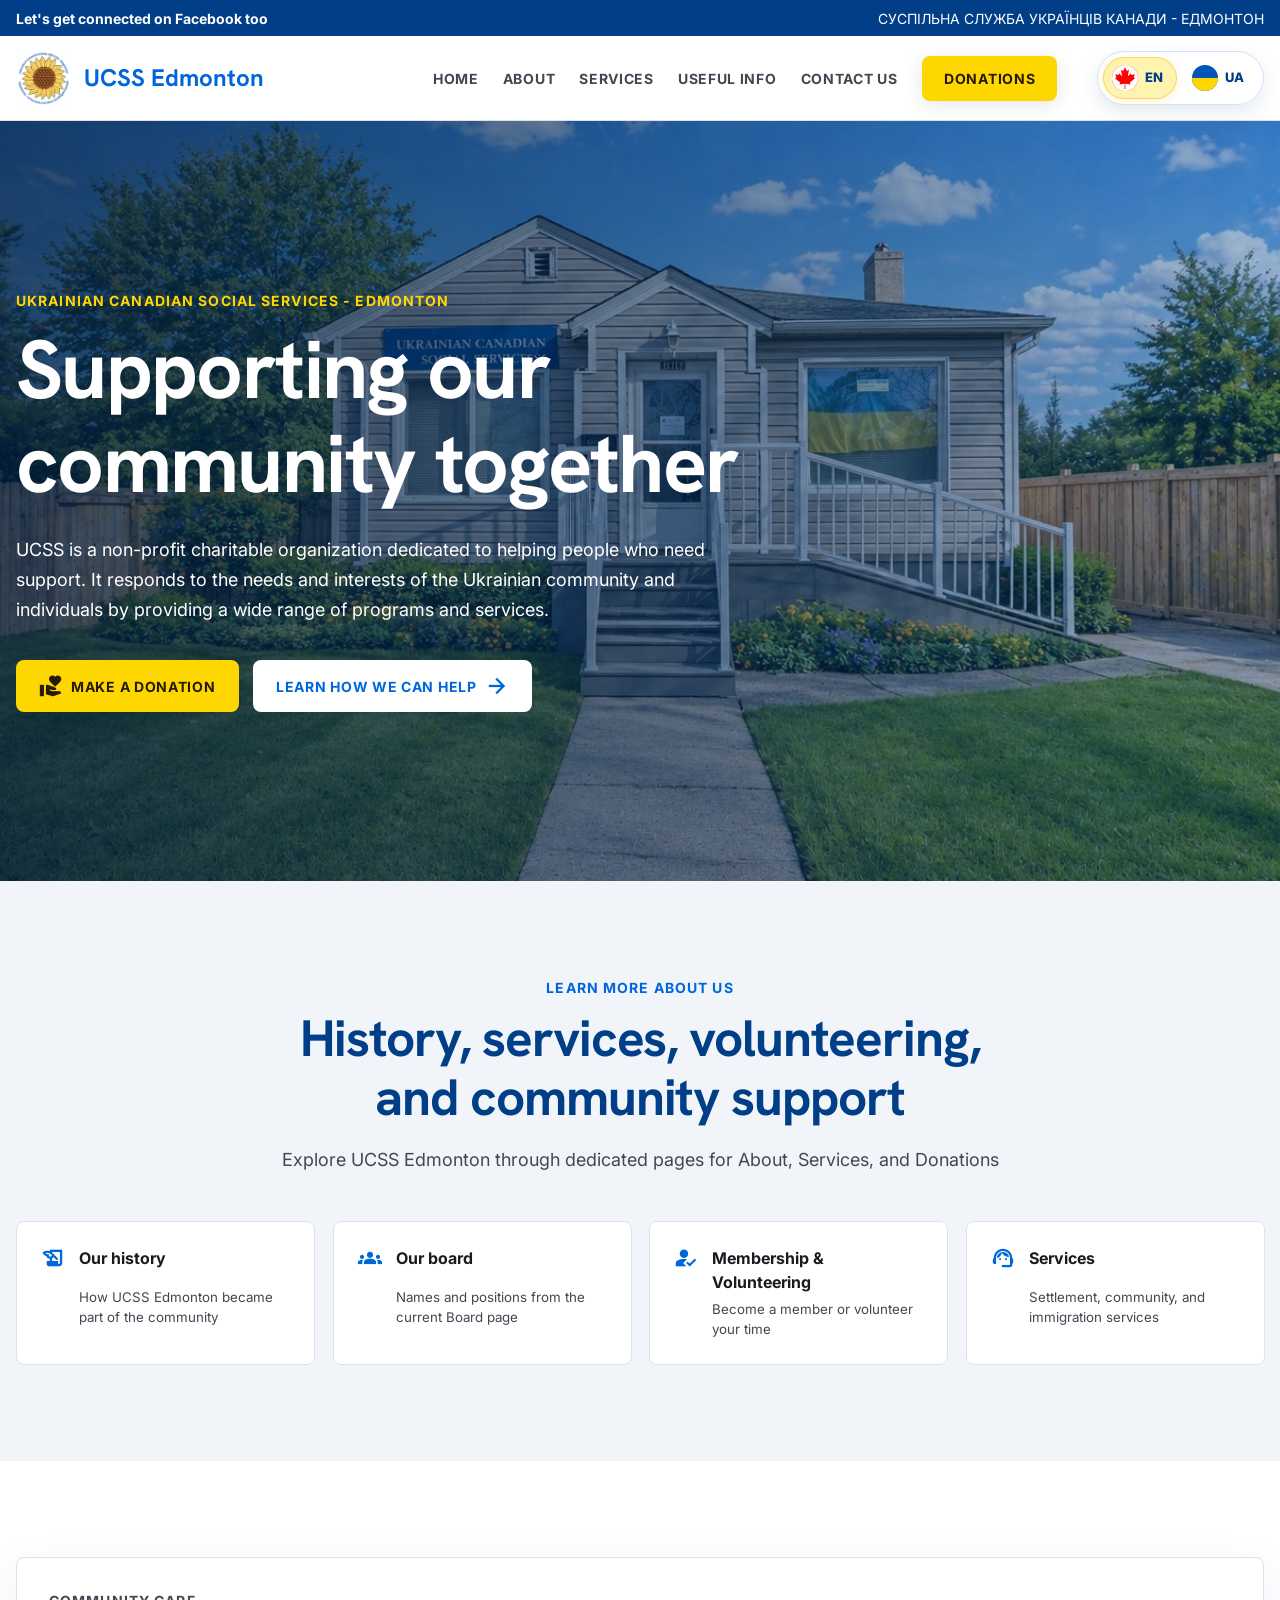
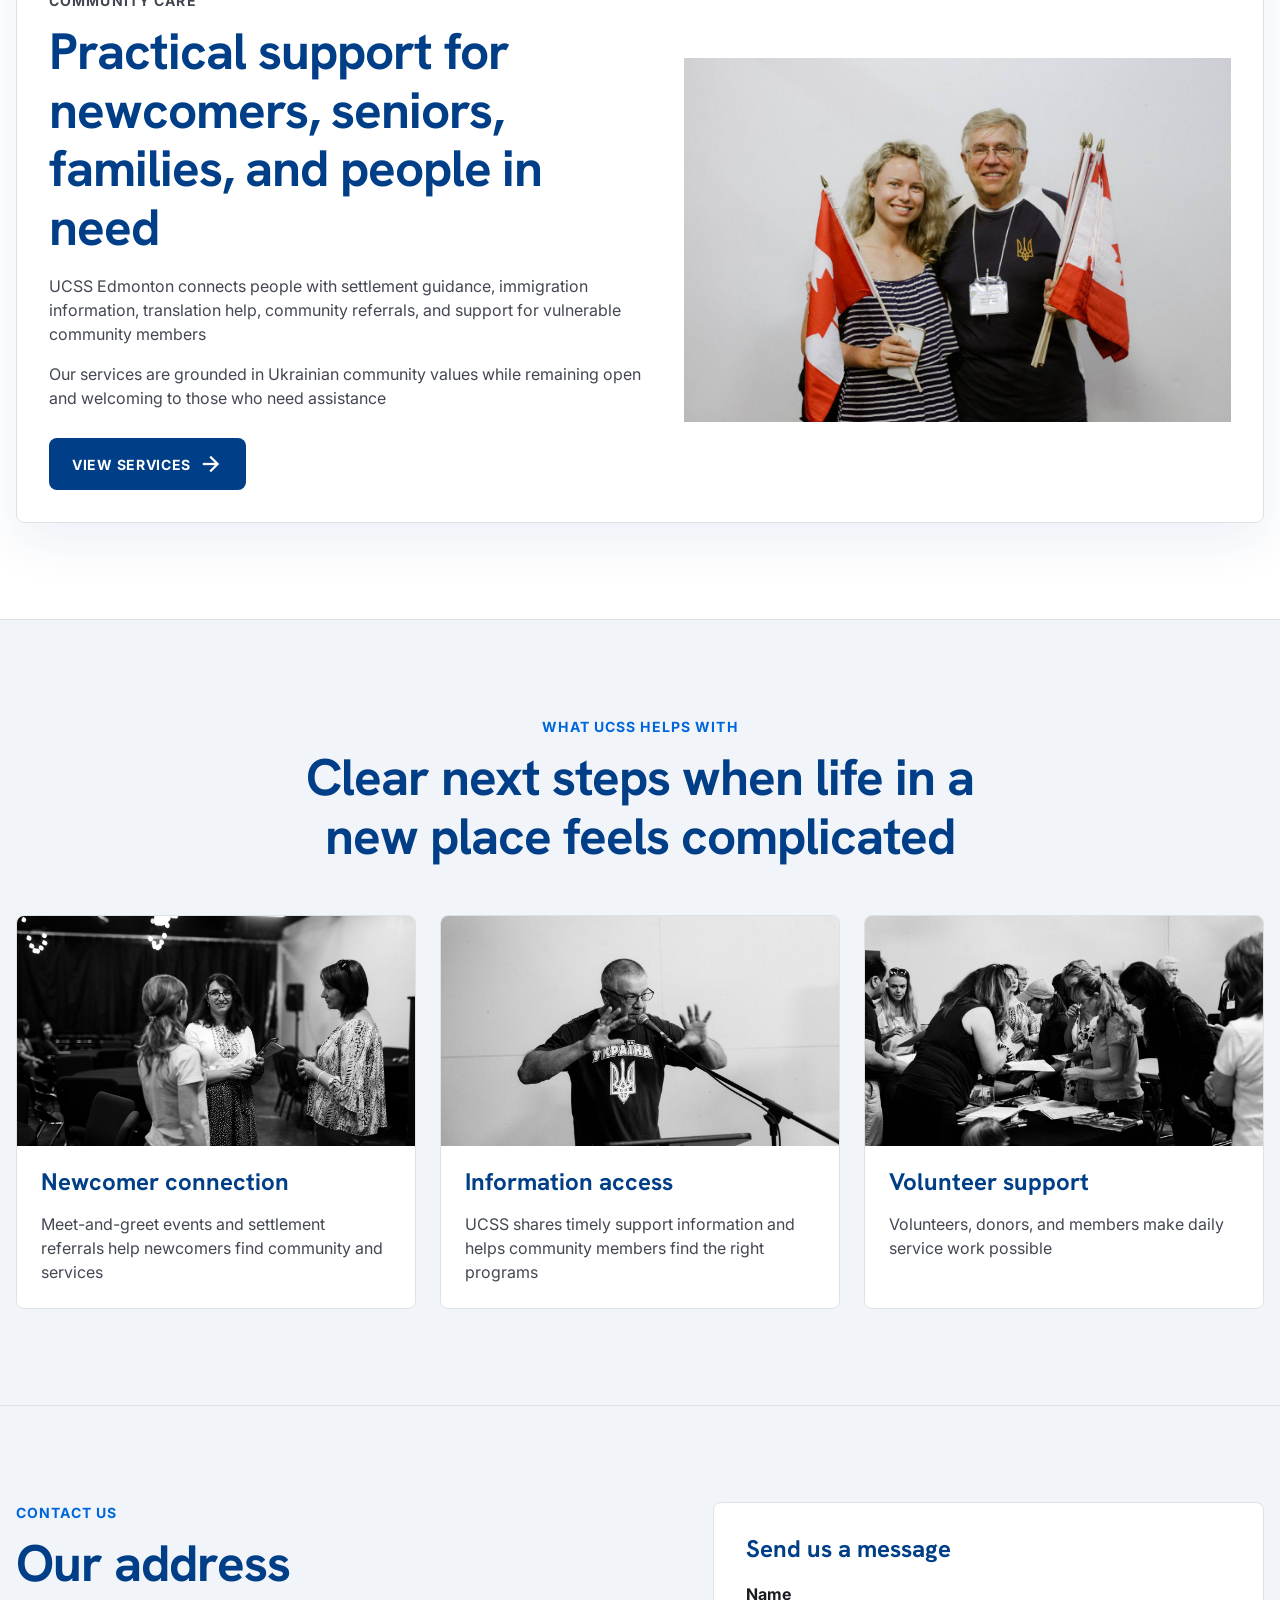
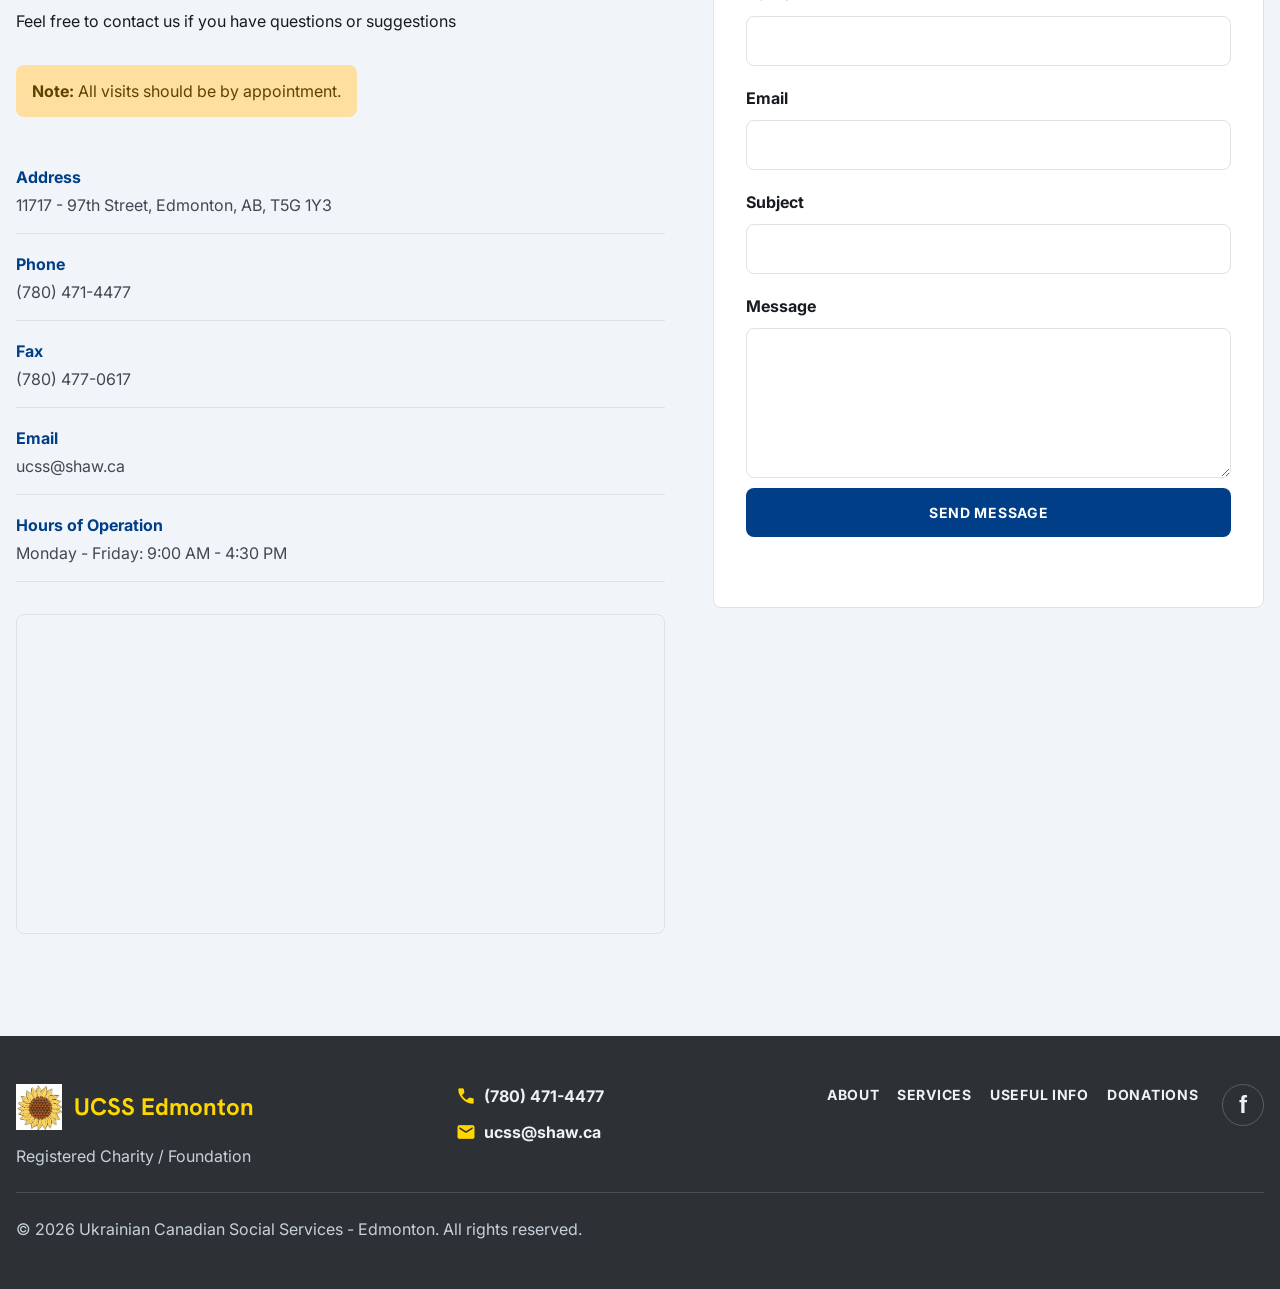
<file: index.html>
<!DOCTYPE html>
<html lang="en-CA">
    <head>
        <meta charset="UTF-8">
        <meta name="viewport" content="width=device-width, initial-scale=1.0">
        <meta name="description" content="Ukrainian Canadian Social Services Edmonton supports Ukrainian community members and newcomers through social services, referrals, settlement help, and community support.">
        <meta name="application-name" content="Ukrainian Canadian Social Services (Edmonton)">
        <meta property="og:title" content="Ukrainian Canadian Social Services (Edmonton)">
        <meta property="og:site_name" content="Ukrainian Canadian Social Services (Edmonton)">
        <link rel="canonical" href="https://ucssedmonton.ca/">
        <title>
            Home - Ukrainian Canadian Social Services - Edmonton
        </title>
        <link rel="preconnect" href="https://fonts.googleapis.com">
        <link rel="preconnect" href="https://fonts.gstatic.com" crossorigin>
        <link href="https://fonts.googleapis.com/css2?family=Hanken+Grotesk:wght@600;700&family=Inter:wght@400;600;700&display=swap" rel="stylesheet">
        <link href="https://fonts.googleapis.com/css2?family=Material+Symbols+Outlined:wght,FILL@100..700,0..1&display=swap" rel="stylesheet">
        <link rel="icon" type="image/png" sizes="230x230" href="favicon.png">
        <link rel="shortcut icon" href="favicon.png">
        <link rel="apple-touch-icon" sizes="230x230" href="apple-touch-icon.png">
        <link rel="manifest" href="site.webmanifest">
        <link rel="stylesheet" href="css/style.css">
        <script type="application/ld+json">
            {
                "@context": "https://schema.org",
                "@type": "WebSite",
                "name": "Ukrainian Canadian Social Services (Edmonton)",
                "alternateName": "UCSS Edmonton",
                "url": "https://ucssedmonton.ca/"
            }
        </script>
    </head>
    <body>
        <site-header>
        </site-header>
        <main>
            <section class="hero">
                <img class="hero__image" src="images/homepage.png" alt="UCSS Edmonton community gathering">
                <div class="hero__overlay">
                </div>
                <div class="container hero__content">
                    <p class="eyebrow">
                        Ukrainian Canadian Social Services - Edmonton
                    </p>
                    <h1>
                        Supporting our community together
                    </h1>
                    <p class="hero__lead">
                        UCSS is a non-profit charitable organization dedicated to helping people who need support. It responds to the needs and interests of the Ukrainian community and individuals by providing a wide range of programs and services.
                    </p>
                    <div class="button-row">
                        <a class="btn btn--gold" href="donations.html">
                            <span class="material-symbols-outlined">
                                volunteer_activism
                            </span>
                            Make a Donation
                        </a>
                        <a class="btn btn--light" href="services.html">
                            Learn how we can help
                            <span class="material-symbols-outlined">
                                arrow_forward
                            </span>
                        </a>
                    </div>
                </div>
            </section>
            <section class="section section--surface">
                <div class="container">
                    <div class="section-heading">
                        <p class="eyebrow">
                            Learn more about us
                        </p>
                        <h2>
                            History, services, volunteering, and community support
                        </h2>
                        <p>
                            Explore UCSS Edmonton through dedicated pages for About, Services, and Donations
                        </p>
                    </div>
                    <div class="quick-grid">
                        <a class="feature-link" href="about.html#history">
                            <span class="material-symbols-outlined">
                                history_edu
                            </span>
                            <strong>
                                Our history
                            </strong>
                            <small>
                                How UCSS Edmonton became part of the community
                            </small>
                        </a>
                        <a class="feature-link" href="about.html#board">
                            <span class="material-symbols-outlined">
                                groups
                            </span>
                            <strong>
                                Our board
                            </strong>
                            <small>
                                Names and positions from the current Board page
                            </small>
                        </a>
                        <a class="feature-link" href="about.html#membership">
                            <span class="material-symbols-outlined">
                                how_to_reg
                            </span>
                            <strong>
                                Membership & Volunteering
                            </strong>
                            <small>
                                Become a member or volunteer your time
                            </small>
                        </a>
                        <a class="feature-link" href="services.html">
                            <span class="material-symbols-outlined">
                                support_agent
                            </span>
                            <strong>
                                Services
                            </strong>
                            <small>
                                Settlement, community, and immigration services
                            </small>
                        </a>
                    </div>
                </div>
            </section>
            <section class="section home-story">
                <div class="container story-card story-card--home">
                    <div>
                        <p class="eyebrow">
                            Community care
                        </p>
                        <h2>
                            Practical support for newcomers, seniors, families, and people in need
                        </h2>
                        <p>
                            UCSS Edmonton connects people with settlement guidance, immigration information, translation help, community referrals, and support for vulnerable community members
                        </p>
                        <p>
                            Our services are grounded in Ukrainian community values while remaining open and welcoming to those who need assistance
                        </p>
                        <a class="btn btn--primary" href="services.html">
                            View Services
                            <span class="material-symbols-outlined">
                                arrow_forward
                            </span>
                        </a>
                    </div>
                    <img src="images/general.jpg" alt="Welcome to Canada support graphic">
                </div>
            </section>
            <section class="section section--surface home-impact">
                <div class="container">
                    <div class="section-heading">
                        <p class="eyebrow">
                            What UCSS helps with
                        </p>
                        <h2>
                            Clear next steps when life in a new place feels complicated
                        </h2>
                    </div>
                    <div class="impact-grid">
                        <article>
                            <img src="images/gallery/meet-greet-1.jpg" alt="Community support meeting">
                            <h3>
                                Newcomer connection
                            </h3>
                            <p>
                                Meet-and-greet events and settlement referrals help newcomers find community and services
                            </p>
                        </article>
                        <article>
                            <img src="images/information_access.jpg" alt="Support hotline poster">
                            <h3>
                                Information access
                            </h3>
                            <p>
                                UCSS shares timely support information and helps community members find the right programs
                            </p>
                        </article>
                        <article>
                            <img src="images/volonteer.jpg" alt="Volunteer sign-up materials">
                            <h3>
                                Volunteer support
                            </h3>
                            <p>
                                Volunteers, donors, and members make daily service work possible
                            </p>
                        </article>
                    </div>
                </div>
            </section>
            <section class="section contact-section" id="contact">
                <div class="container contact-grid">
                    <div>
                        <p class="eyebrow">
                            Contact Us
                        </p>
                        <h2>
                            Our address
                        </h2>
                        <p>
                            Feel free to contact us if you have questions or suggestions
                        </p>
                        <p class="notice">
                            <strong>
                                Note:
                            </strong>
                            All visits should be by appointment.
                        </p>
                        <dl class="contact-list">
                            <div>
                                <dt>
                                    Address
                                </dt>
                                <dd>
                                    11717 - 97th Street, Edmonton, AB, T5G 1Y3
                                </dd>
                            </div>
                            <div>
                                <dt>
                                    Phone
                                </dt>
                                <dd>
                                    <a href="tel:+17804714477">
                                        (780) 471-4477
                                    </a>
                                </dd>
                            </div>
                            <div>
                                <dt>
                                    Fax
                                </dt>
                                <dd>
                                    (780) 477-0617
                                </dd>
                            </div>
                            <div>
                                <dt>
                                    Email
                                </dt>
                                <dd>
                                    <a href="mailto:ucss@shaw.ca">
                                        ucss@shaw.ca
                                    </a>
                                </dd>
                            </div>
                            <div>
                                <dt>
                                    Hours of Operation
                                </dt>
                                <dd>
                                    Monday - Friday: 9:00 AM - 4:30 PM
                                </dd>
                            </div>
                        </dl>
                        <iframe loading="lazy" src="https://maps.google.com/maps?q=11717%20%E2%80%93%2097th%20Street%2C%20Edmonton%2C%20AB%2C%20T5G%201Y3&t=m&z=11&output=embed&iwloc=near" title="11717 - 97th Street, Edmonton, AB, T5G 1Y3" aria-label="11717 - 97th Street, Edmonton, AB, T5G 1Y3">
                        </iframe>
                    </div>
                    <form class="contact-form" id="contact-form" method="post" novalidate>
                        <h3>
                            Send us a message
                        </h3>
                        <input id="web3forms-access-key" name="access_key" type="hidden" value="b00fee38-919b-4995-b3ca-940b83e1df99">
                        <input name="from_name" type="hidden" value="UCSS Edmonton Website">
                        <input name="botcheck" type="checkbox" tabindex="-1" autocomplete="off" class="contact-form__botcheck" aria-hidden="true">
                        <label for="name">
                            Name
                        </label>
                        <input id="name" name="name" type="text" autocomplete="name" required>
                        <label for="email">
                            Email
                        </label>
                        <input id="email" name="email" type="email" autocomplete="email" required>
                        <label for="subject">
                            Subject
                        </label>
                        <input id="subject" name="subject" type="text">
                        <label for="message">
                            Message
                        </label>
                        <textarea id="message" name="message" required>
                        </textarea>
                        <button class="btn btn--primary" type="submit">
                            Send Message
                        </button>
                        <p class="contact-form__status" id="contact-form-status" aria-live="polite">
                        </p>
                    </form>
                </div>
            </section>
        </main>
        <site-footer>
        </site-footer>
        <script src="js/components.js">
        </script>
        <script src="js/main.js">
        </script>
    </body>
</html>
</file>
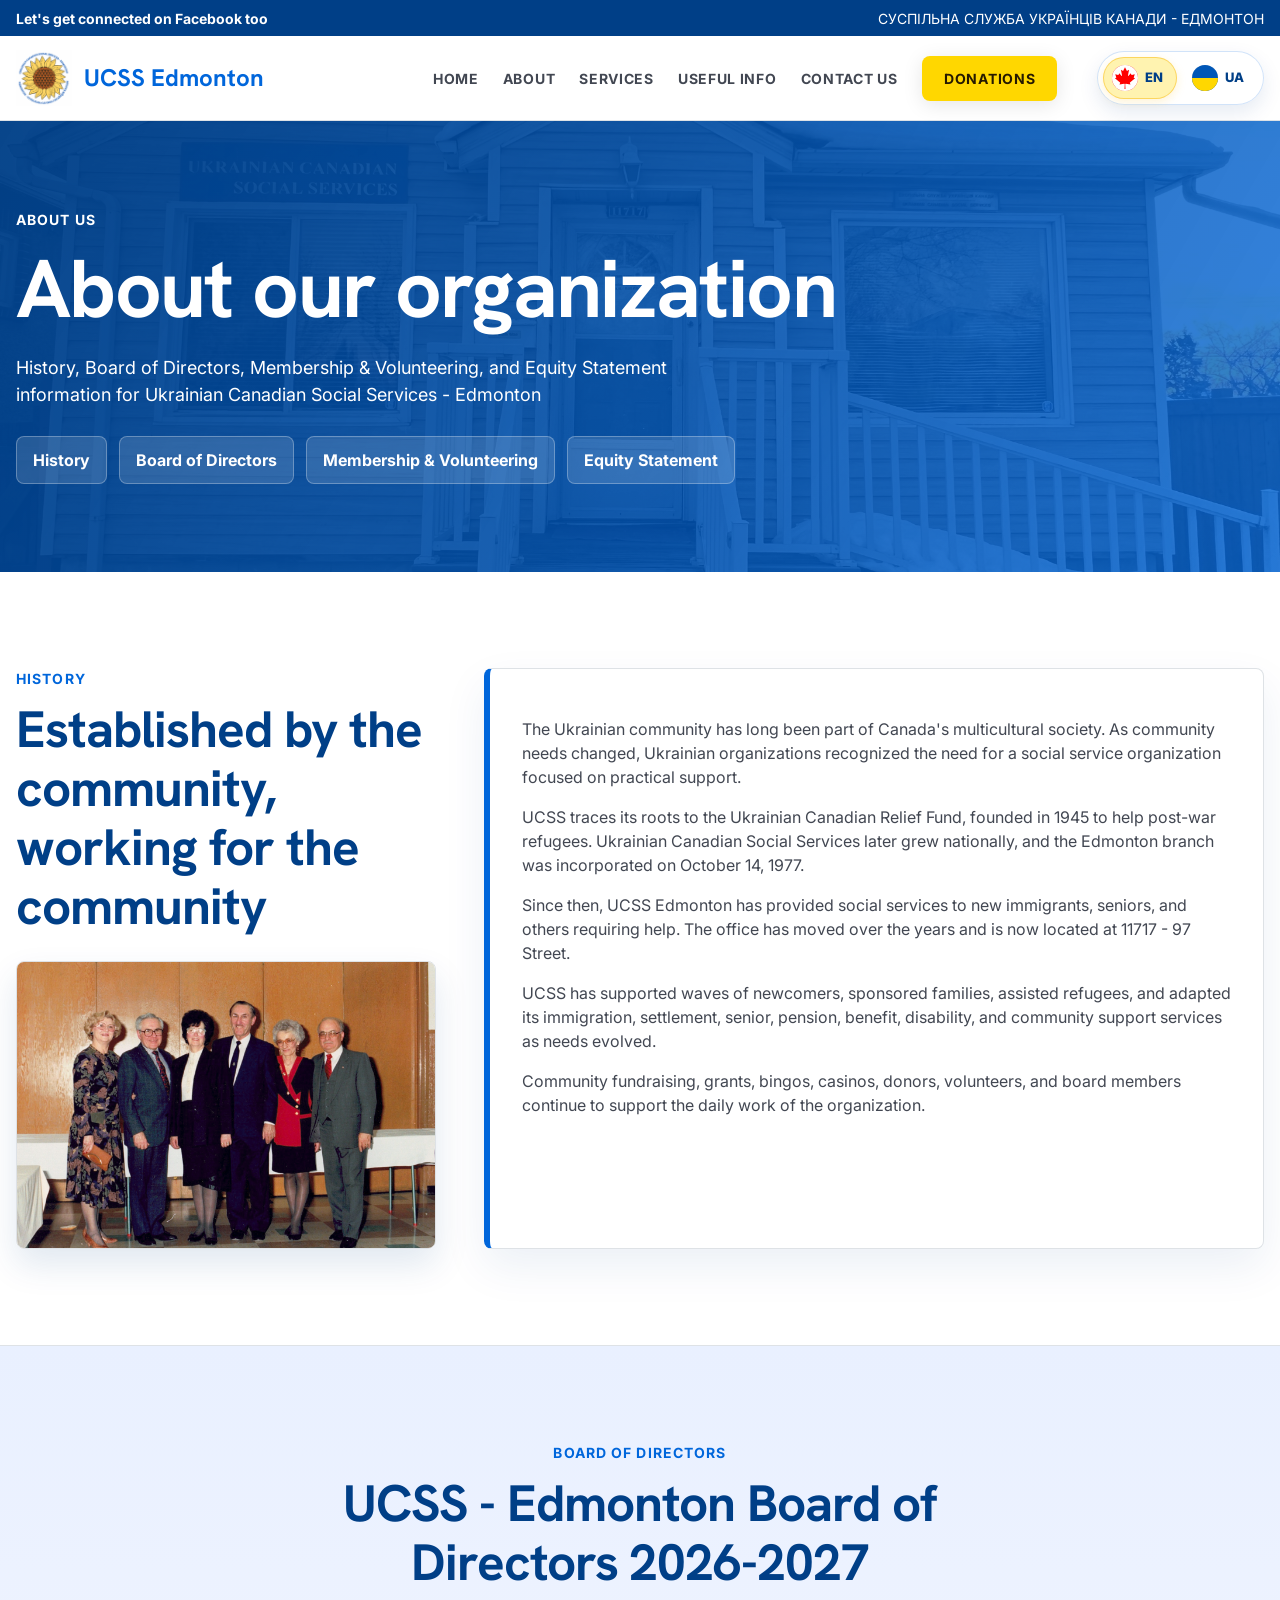
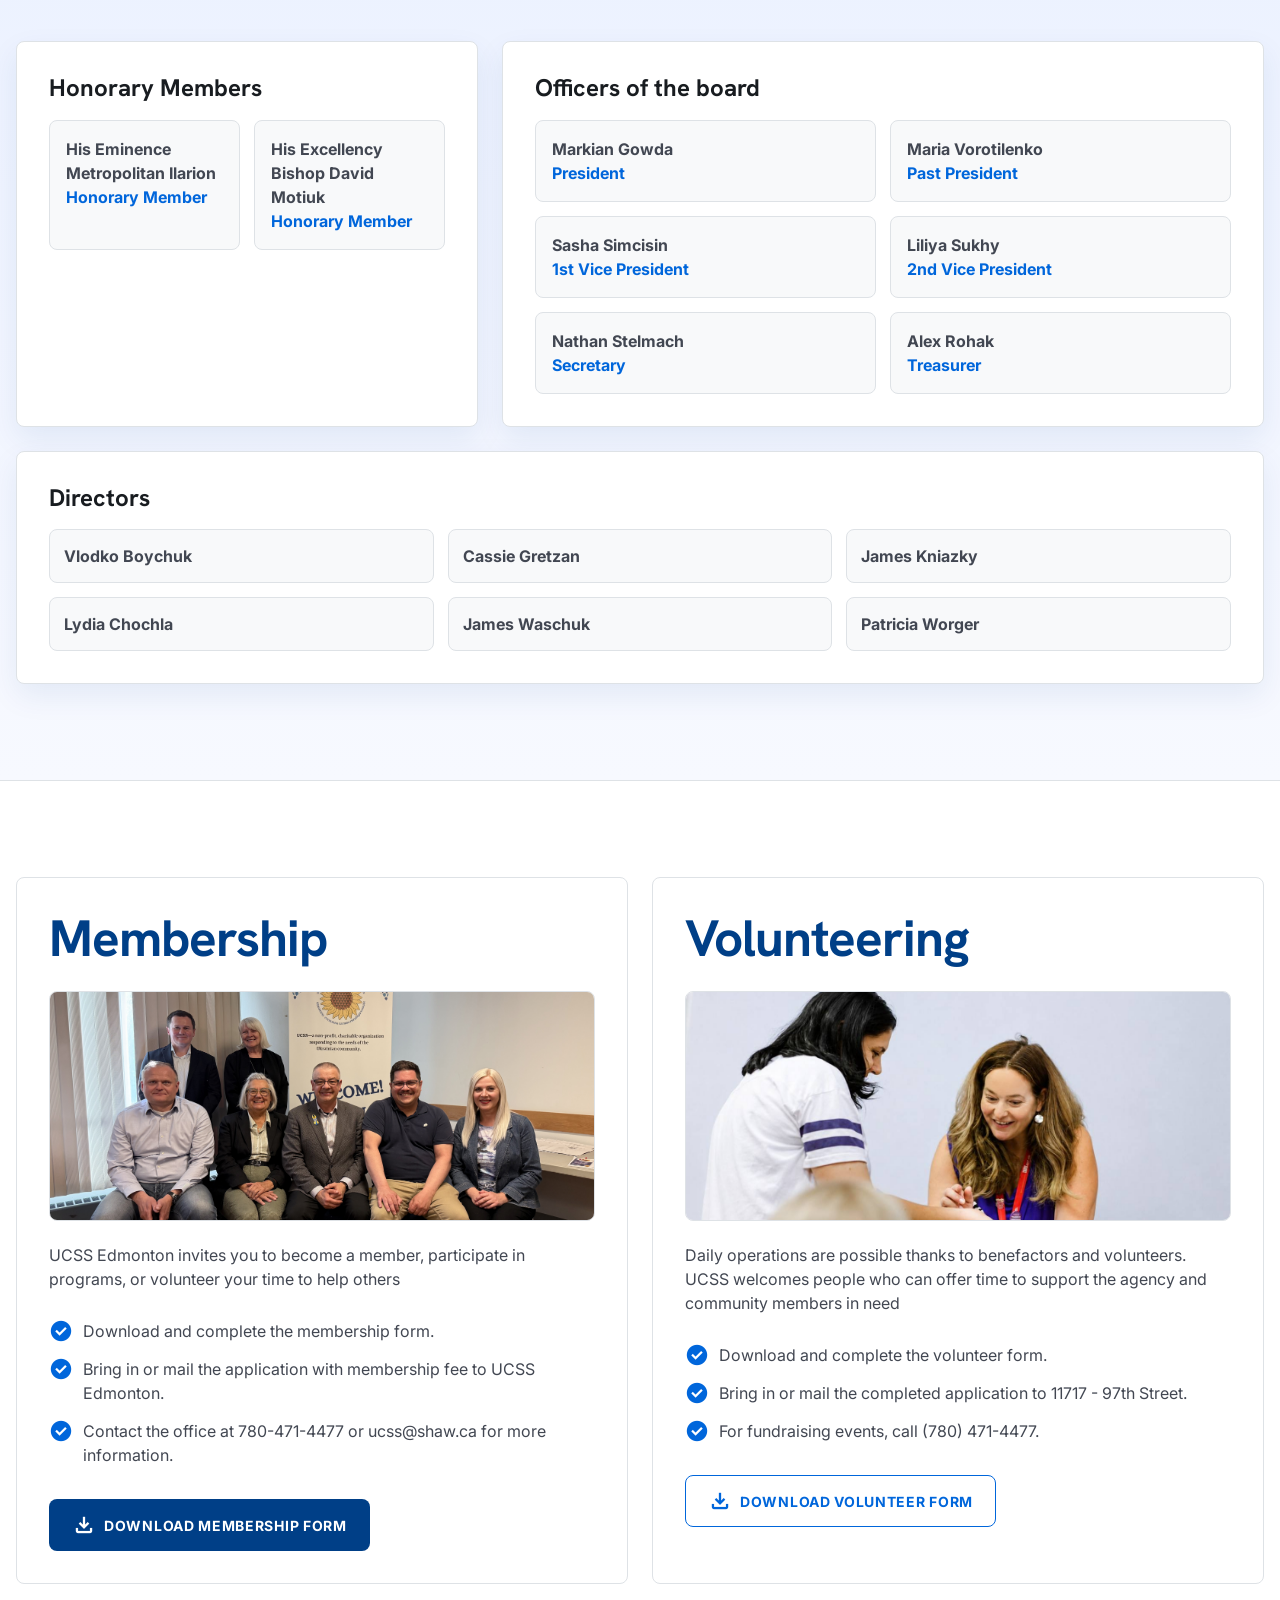
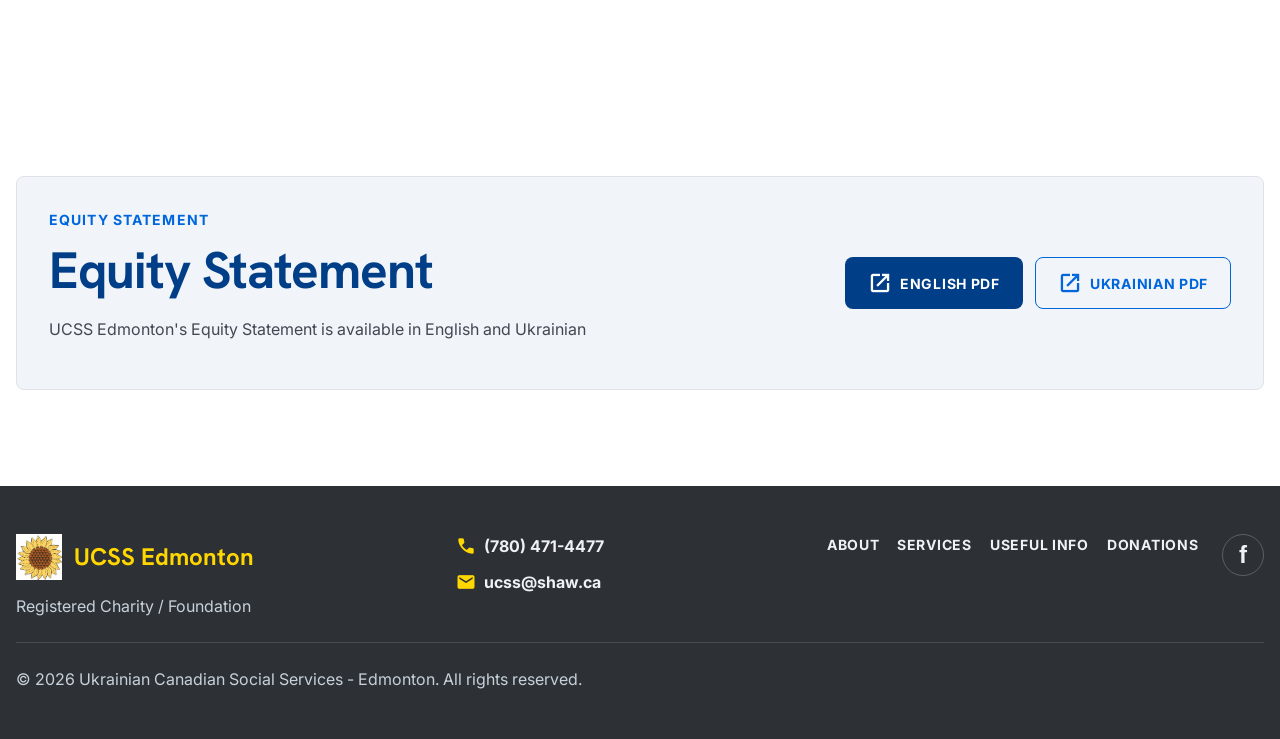
<file: about/index.html>
<!DOCTYPE html>
<html lang="en-CA">
    <head>
        <meta charset="UTF-8">
        <meta name="viewport" content="width=device-width, initial-scale=1.0">
        <meta name="description" content="Learn about Ukrainian Canadian Social Services (Edmonton), including our history, board, membership, volunteering, and community mission.">
        <meta name="application-name" content="Ukrainian Canadian Social Services (Edmonton)">
        <meta property="og:title" content="About - Ukrainian Canadian Social Services (Edmonton)">
        <meta property="og:site_name" content="Ukrainian Canadian Social Services (Edmonton)">
        <link rel="canonical" href="https://ucssedmonton.ca/about/">
        <title>
            About - Ukrainian Canadian Social Services - Edmonton
        </title>
        <link rel="preconnect" href="https://fonts.googleapis.com">
        <link rel="preconnect" href="https://fonts.gstatic.com" crossorigin>
        <link href="https://fonts.googleapis.com/css2?family=Hanken+Grotesk:wght@600;700&family=Inter:wght@400;600;700&display=swap" rel="stylesheet">
        <link href="https://fonts.googleapis.com/css2?family=Material+Symbols+Outlined:wght,FILL@100..700,0..1&display=swap" rel="stylesheet">
        <link rel="icon" type="image/png" sizes="230x230" href="../favicon.png">
        <link rel="shortcut icon" href="../favicon.png">
        <link rel="apple-touch-icon" sizes="230x230" href="../apple-touch-icon.png">
        <link rel="manifest" href="../site.webmanifest">
        <link rel="stylesheet" href="../css/style.css">
    </head>
    <body>
        <site-header>
        </site-header>
        <main>
            <section class="page-hero">
                <div class="container">
                    <p class="eyebrow">
                        About Us
                    </p>
                    <h1>
                        About our organization
                    </h1>
                    <p>
                        History, Board of Directors, Membership & Volunteering, and Equity Statement information for Ukrainian Canadian Social Services - Edmonton
                    </p>
                    <nav class="subnav">
                        <a href="#history">
                            History
                        </a>
                        <a href="#board">
                            Board of Directors
                        </a>
                        <a href="#membership">
                            Membership & Volunteering
                        </a>
                        <a href="#equity-statement">
                            Equity Statement
                        </a>
                    </nav>
                </div>
            </section>
            <section class="section about-history" id="history">
                <div class="container content-grid">
                    <div class="section-side">
                        <p class="eyebrow">
                            History
                        </p>
                        <h2>
                            Established by the community, working for the community
                        </h2>
                        <img src="../images/Scan2022-01-14_144035.png" alt="UCSS historical document">
                    </div>
                    <article class="prose-card prose-card--raised">
                        <p>
                            The Ukrainian community has long been part of Canada's multicultural society. As community needs changed, Ukrainian organizations recognized the need for a social service organization focused on practical support.
                        </p>
                        <p>
                            UCSS traces its roots to the Ukrainian Canadian Relief Fund, founded in 1945 to help post-war refugees. Ukrainian Canadian Social Services later grew nationally, and the Edmonton branch was incorporated on October 14, 1977.
                        </p>
                        <p>
                            Since then, UCSS Edmonton has provided social services to new immigrants, seniors, and others requiring help. The office has moved over the years and is now located at 11717 - 97 Street.
                        </p>
                        <p>
                            UCSS has supported waves of newcomers, sponsored families, assisted refugees, and adapted its immigration, settlement, senior, pension, benefit, disability, and community support services as needs evolved.
                        </p>
                        <p>
                            Community fundraising, grants, bingos, casinos, donors, volunteers, and board members continue to support the daily work of the organization.
                        </p>
                    </article>
                </div>
            </section>
            <section class="section section--contrast" id="board">
                <div class="container">
                    <div class="section-heading">
                        <p class="eyebrow">
                            Board of Directors
                        </p>
                        <h2>
                            UCSS - Edmonton Board of Directors 2026-2027
                        </h2>
                    </div>
                    <div class="board-layout">
                        <article class="prose-card">
                            <h3>
                                Honorary Members
                            </h3>
                            <div class="officer-grid">
                                <p>
                                    <strong>
                                        His Eminence Metropolitan Ilarion
                                    </strong>
                                    <span>
                                        Honorary Member
                                    </span>
                                </p>
                                <p>
                                    <strong>
                                        His Excellency Bishop David Motiuk
                                    </strong>
                                    <span>
                                        Honorary Member
                                    </span>
                                </p>
                            </div>
                        </article>
                        <article class="prose-card">
                            <h3>
                                Officers of the board
                            </h3>
                            <div class="officer-grid">
                                <p>
                                    <strong>
                                        Markian Gowda
                                    </strong>
                                    <span>
                                        President
                                    </span>
                                </p>
                                <p>
                                    <strong>
                                        Maria Vorotilenko
                                    </strong>
                                    <span>
                                        Past President
                                    </span>
                                </p>
                                <p>
                                    <strong>
                                        Sasha Simcisin
                                    </strong>
                                    <span>
                                        1st Vice President
                                    </span>
                                </p>
                                <p>
                                    <strong>
                                        Liliya Sukhy
                                    </strong>
                                    <span>
                                        2nd Vice President
                                    </span>
                                </p>
                                <p>
                                    <strong>
                                        Nathan Stelmach
                                    </strong>
                                    <span>
                                        Secretary
                                    </span>
                                </p>
                                <p>
                                    <strong>
                                        Alex Rohak
                                    </strong>
                                    <span>
                                        Treasurer
                                    </span>
                                </p>
                            </div>
                        </article>
                        <article class="prose-card directors-card">
                            <h3>
                                Directors
                            </h3>
                            <div class="directors-grid">
                                <span>
                                    Vlodko Boychuk
                                </span>
                                <span>
                                    Cassie Gretzan
                                </span>
                                <span>
                                    James Kniazky
                                </span>
                                <span>
                                    Lydia Chochla
                                </span>
                                <span>
                                    James Waschuk
                                </span>
                                <span>
                                    Patricia Worger
                                </span>
                            </div>
                        </article>
                    </div>
                </div>
            </section>
            <section class="section membership-band" id="membership">
                <div class="container two-column">
                    <article class="action-card">
                        <h2>
                            Membership
                        </h2>
                        <img class="card-photo" src="../images/join-us-image.jpg" alt="Membership form">
                        <p>
                            UCSS Edmonton invites you to become a member, participate in programs, or volunteer your time to help others
                        </p>
                        <ul class="check-list">
                            <li>
                                <span class="material-symbols-outlined">
                                    check_circle
                                </span>
                                Download and complete the membership form.
                            </li>
                            <li>
                                <span class="material-symbols-outlined">
                                    check_circle
                                </span>
                                Bring in or mail the application with membership fee to UCSS Edmonton.
                            </li>
                            <li>
                                <span class="material-symbols-outlined">
                                    check_circle
                                </span>
                                Contact the office at 780-471-4477 or ucss@shaw.ca for more information.
                            </li>
                        </ul>
                        <a class="btn btn--primary" href="../Membership%20Form%202023.pdf" target="_blank" rel="noopener" download>
                            <span class="material-symbols-outlined">
                                download
                            </span>
                            Download Membership Form
                        </a>
                    </article>
                    <article class="action-card">
                        <h2>
                            Volunteering
                        </h2>
                        <img class="card-photo" src="../images/Volounteering.jpg" alt="Volunteers meeting">
                        <p>
                            Daily operations are possible thanks to benefactors and volunteers. UCSS welcomes people who can offer time to support the agency and community members in need
                        </p>
                        <ul class="check-list">
                            <li>
                                <span class="material-symbols-outlined">
                                    check_circle
                                </span>
                                Download and complete the volunteer form.
                            </li>
                            <li>
                                <span class="material-symbols-outlined">
                                    check_circle
                                </span>
                                Bring in or mail the completed application to 11717 - 97th Street.
                            </li>
                            <li>
                                <span class="material-symbols-outlined">
                                    check_circle
                                </span>
                                For fundraising events, call (780) 471-4477.
                            </li>
                        </ul>
                        <a class="btn btn--outline" href="../volunteer-form.pdf" target="_blank" rel="noopener" download>
                            <span class="material-symbols-outlined">
                                download
                            </span>
                            Download Volunteer Form
                        </a>
                    </article>
                </div>
            </section>
            <section class="section equity-section" id="equity-statement">
                <div class="container equity-card">
                    <div>
                        <p class="eyebrow">
                            Equity Statement
                        </p>
                        <h2>
                            Equity Statement
                        </h2>
                        <p>
                            UCSS Edmonton's Equity Statement is available in English and Ukrainian
                        </p>
                    </div>
                    <div class="document-actions">
                        <a class="btn btn--primary" href="../Equiy%20Statement.pdf" target="_blank" rel="noopener">
                            <span class="material-symbols-outlined">
                                open_in_new
                            </span>
                            English PDF
                        </a>
                        <a class="btn btn--outline" href="../Equiy%20Statement%20ua.pdf" target="_blank" rel="noopener">
                            <span class="material-symbols-outlined">
                                open_in_new
                            </span>
                            Ukrainian PDF
                        </a>
                    </div>
                </div>
            </section>
        </main>
        <site-footer>
        </site-footer>
            <script src="../js/components.js">
        </script>
            <script src="../js/main.js">
        </script>
    </body>
</html>
</file>
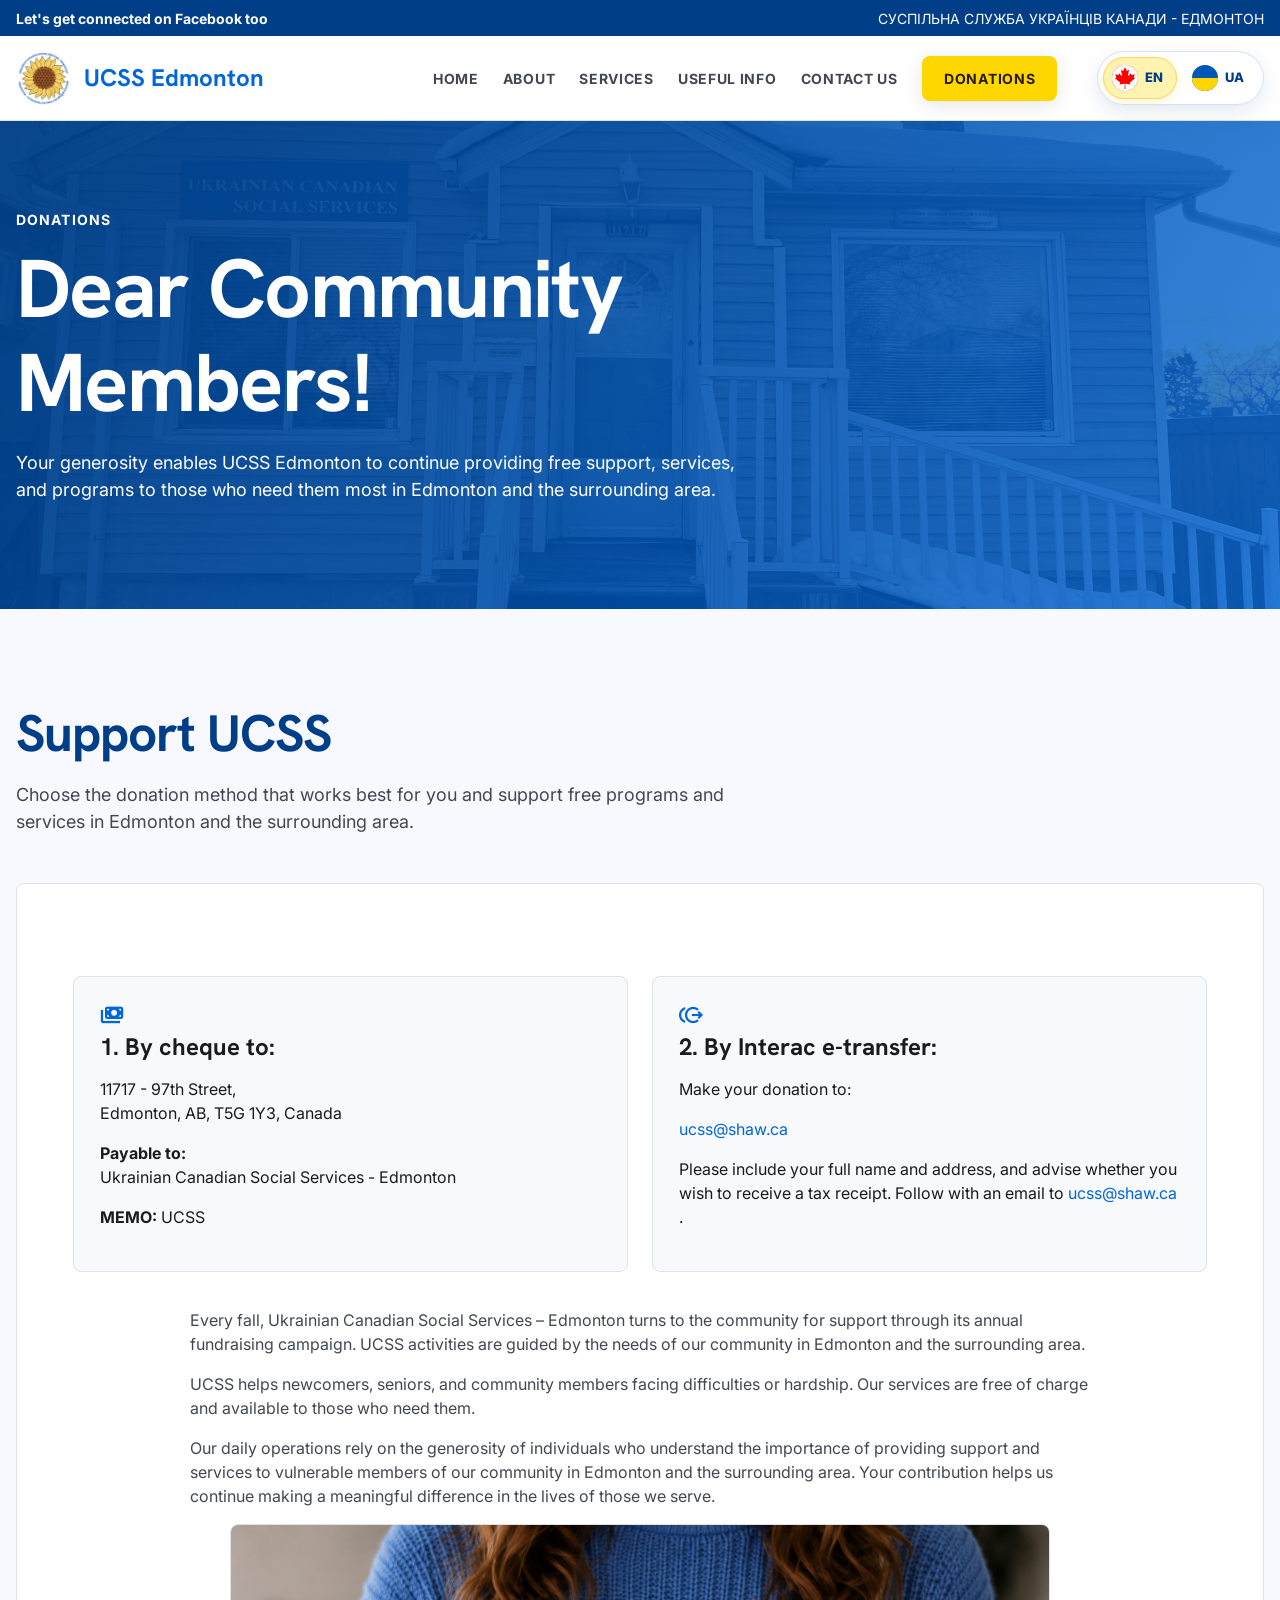
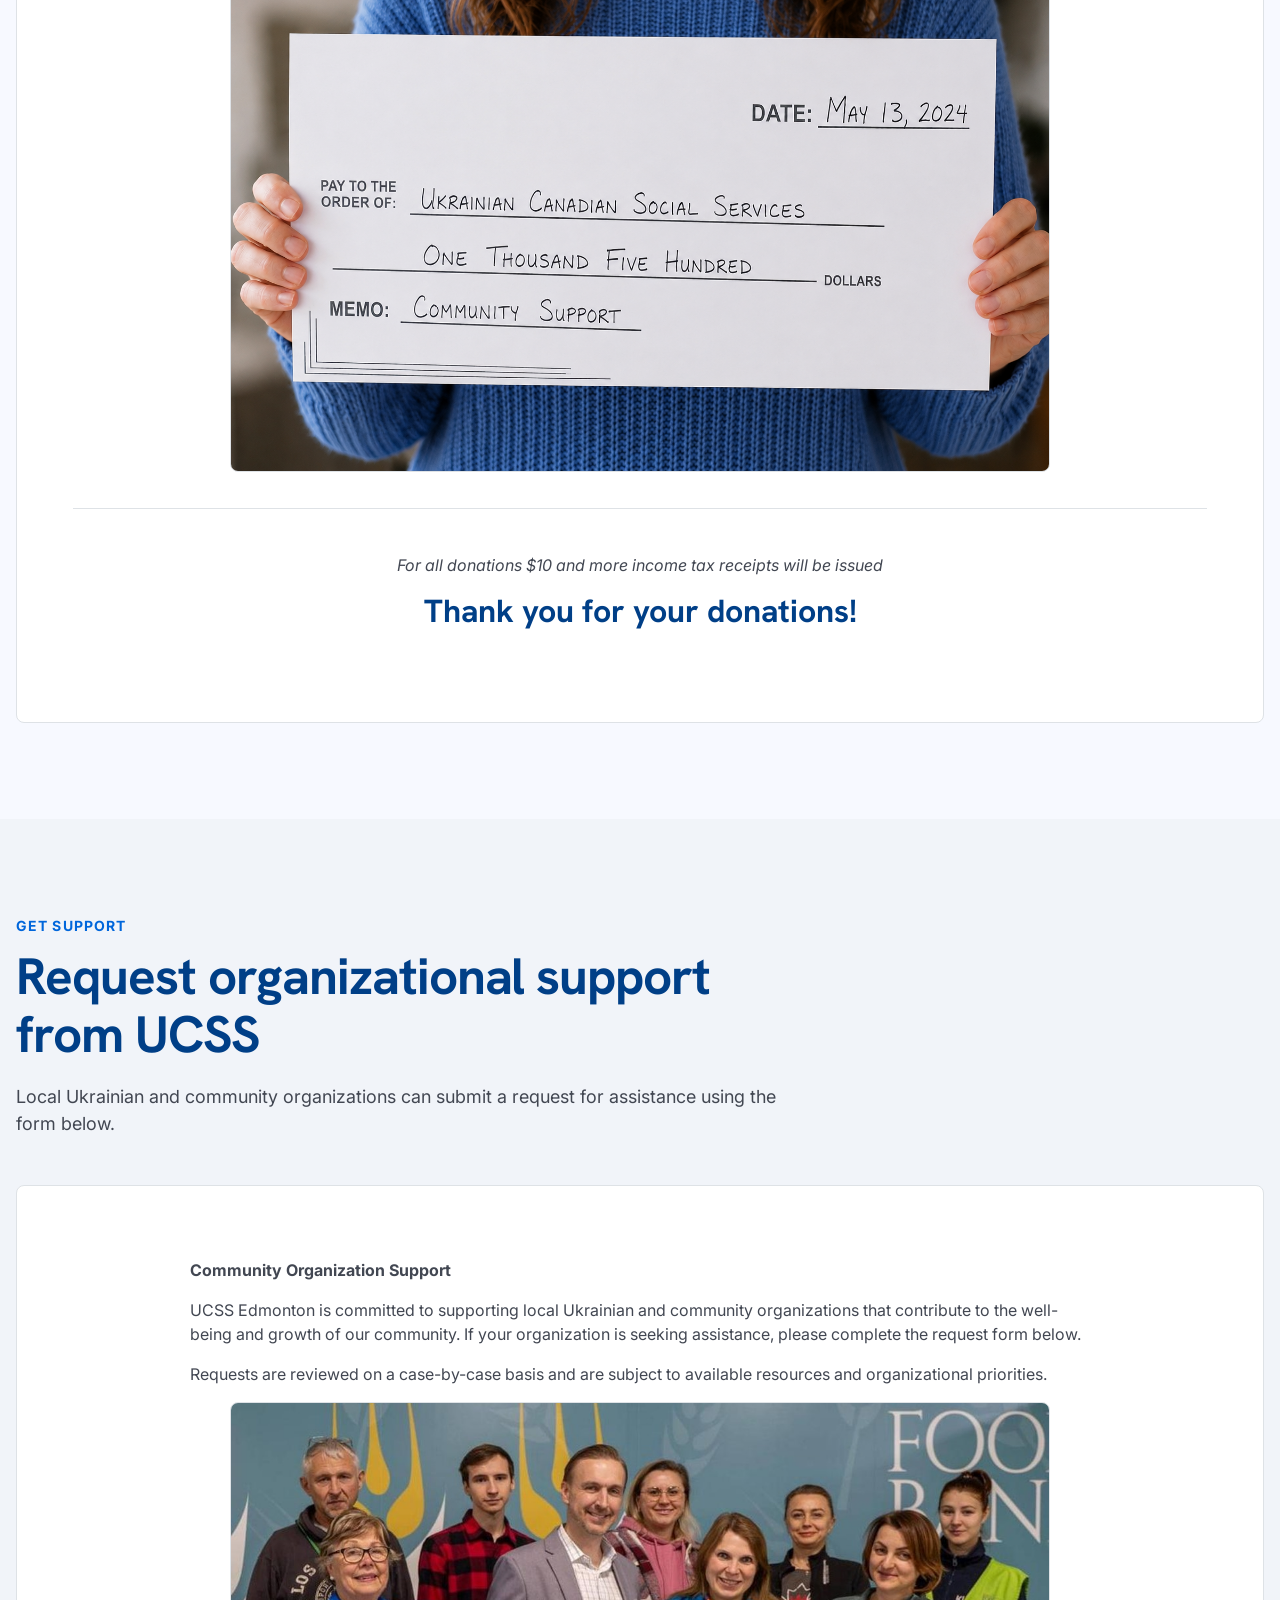
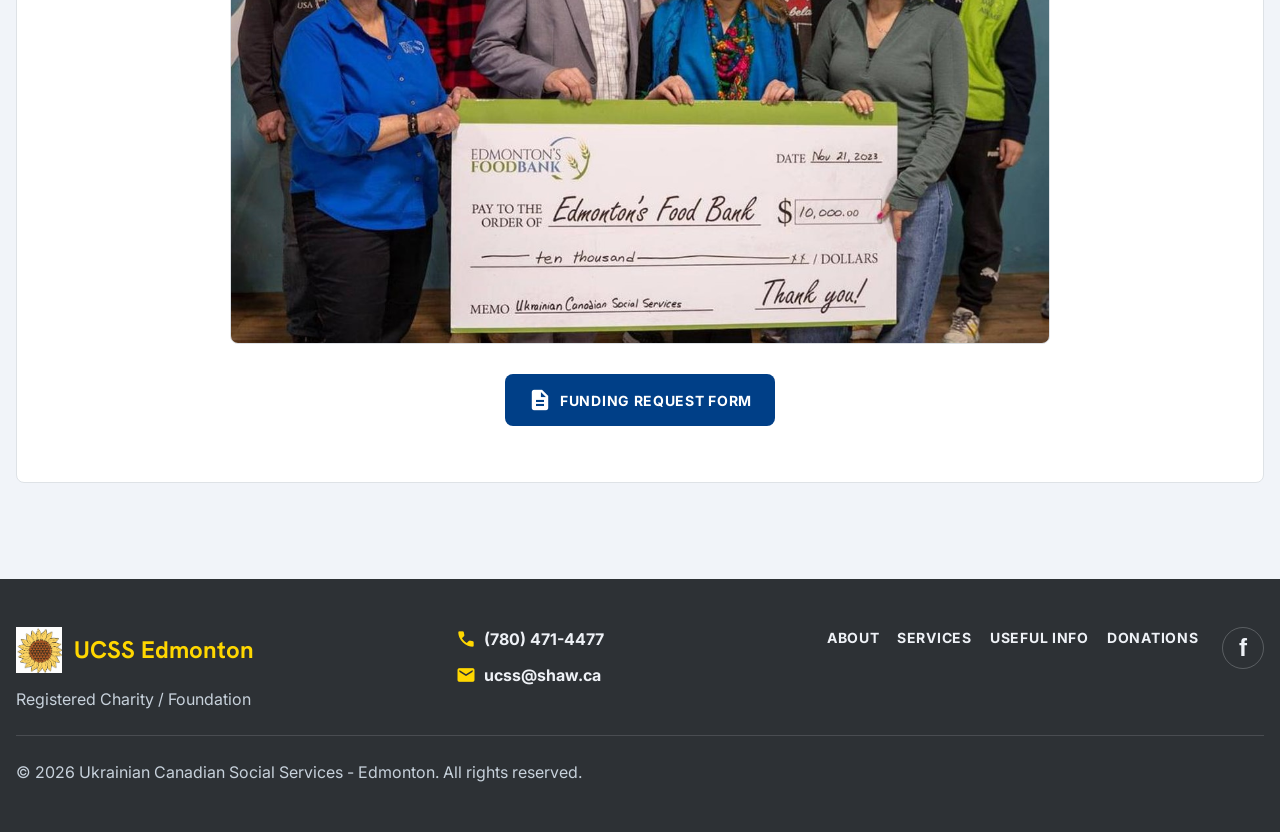
<file: donations/index.html>
<!DOCTYPE html>
<html lang="en-CA">
    <head>
        <meta charset="UTF-8">
        <meta name="viewport" content="width=device-width, initial-scale=1.0">
        <meta name="description" content="Support Ukrainian Canadian Social Services (Edmonton) through donations that help fund community programs, services, and newcomer support.">
        <meta name="application-name" content="Ukrainian Canadian Social Services (Edmonton)">
        <meta property="og:title" content="Donations - Ukrainian Canadian Social Services (Edmonton)">
        <meta property="og:site_name" content="Ukrainian Canadian Social Services (Edmonton)">
        <link rel="canonical" href="https://ucssedmonton.ca/donations/">
        <title>
            Donations - Ukrainian Canadian Social Services - Edmonton
        </title>
        <link rel="preconnect" href="https://fonts.googleapis.com">
        <link rel="preconnect" href="https://fonts.gstatic.com" crossorigin>
        <link href="https://fonts.googleapis.com/css2?family=Hanken+Grotesk:wght@600;700&family=Inter:wght@400;600;700&display=swap" rel="stylesheet">
        <link href="https://fonts.googleapis.com/css2?family=Material+Symbols+Outlined:wght,FILL@100..700,0..1&display=swap" rel="stylesheet">
        <link rel="icon" type="image/png" sizes="230x230" href="../favicon.png">
        <link rel="shortcut icon" href="../favicon.png">
        <link rel="apple-touch-icon" sizes="230x230" href="../apple-touch-icon.png">
        <link rel="manifest" href="../site.webmanifest">
        <link rel="stylesheet" href="../css/style.css">
    </head>
    <body>
        <site-header>
        </site-header>
        <main>
            <section class="page-hero">
                <div class="container">
                    <p class="eyebrow">
                        Donations
                    </p>
                    <h1>
                        Dear Community Members!
                    </h1>
                    <p>
                        Your generosity enables UCSS Edmonton to continue providing free support, services, and programs to those who need them most in Edmonton and the surrounding area.
                    </p>
                </div>
            </section>
            <section class="section">
                <div class="container">
                    <div class="section-heading section-heading--left">
                        <h2>
                            Support UCSS
                        </h2>
                        <p>
                            Choose the donation method that works best for you and support free programs and services in Edmonton and the surrounding area.
                        </p>
                    </div>
                    <div class="donation-panel">
                        <div class="donation-methods">
                            <article>
                                <span class="material-symbols-outlined">
                                    payments
                                </span>
                                <h3>
                                    1. By cheque to:
                                </h3>
                                <p>
                                    11717 - 97th Street,
                                    <br>
                                    Edmonton, AB, T5G 1Y3, Canada
                                </p>
                                <p>
                                    <strong>
                                        Payable to:
                                    </strong>
                                    <br>
                                    Ukrainian Canadian Social Services - Edmonton
                                </p>
                                <p>
                                    <strong>
                                        MEMO:
                                    </strong>
                                    UCSS
                                </p>
                            </article>
                            <article>
                                <span class="material-symbols-outlined">
                                    send_money
                                </span>
                                <h3>
                                    2. By Interac e-transfer:
                                </h3>
                                <p>
                                    Make your donation to:
                                </p>
                                <p>
                                    <a href="mailto:ucss@shaw.ca">
                                        ucss@shaw.ca
                                    </a>
                                </p>
                                <p>
                                    Please include your full name and address, and advise whether you wish to receive a tax receipt. Follow with an email to
                                    <a href="mailto:ucss@shaw.ca">
                                        ucss@shaw.ca
                                    </a>
                                    .
                                </p>
                            </article>
                        </div>
                        <div class="donation-copy">
                            <p>
                                Every fall, Ukrainian Canadian Social Services – Edmonton turns to the community for support through its annual fundraising campaign. UCSS activities are guided by the needs of our community in Edmonton and the surrounding area.
                            </p>
                            <p>
                                UCSS helps newcomers, seniors, and community members facing difficulties or hardship. Our services are free of charge and available to those who need them.
                            </p>
                            <p>
                                Our daily operations rely on the generosity of individuals who understand the importance of providing support and services to vulnerable members of our community in Edmonton and the surrounding area. Your contribution helps us continue making a meaningful difference in the lives of those we serve.
                            </p>
                        </div>
                        <img src="../images/Support%20UCSS.png" alt="Support UCSS Edmonton">
                        <div class="receipt-note">
                            <p>
                                For all donations $10 and more income tax receipts will be issued
                            </p>
                            <h3>
                                Thank you for your donations!
                            </h3>
                        </div>
                    </div>
                </div>
            </section>
            <section class="section section--surface">
                <div class="container">
                    <div class="section-heading section-heading--left">
                        <p class="eyebrow">
                            Get Support
                        </p>
                        <h2>
                            Request organizational support from UCSS
                        </h2>
                        <p>
                            Local Ukrainian and community organizations can submit a request for assistance using the form below.
                        </p>
                    </div>
                    <div class="donation-panel">
                        <div class="donation-copy">
                            <p>
                                <strong>
                                    Community Organization Support
                                </strong>
                            </p>
                            <p>
                                UCSS Edmonton is committed to supporting local Ukrainian and community organizations that contribute to the well-being and growth of our community. If your organization is seeking assistance, please complete the request form below.
                            </p>
                            <p>
                                Requests are reviewed on a case-by-case basis and are subject to available resources and organizational priorities.
                            </p>
                        </div>
                        <img src="../images/Picture1.jpg" alt="Community support through UCSS Edmonton">
                        <div class="form-cta">
                            <a class="btn btn--primary" href="https://docs.google.com/forms/d/e/1FAIpQLSdqJP0Sv-6mSxu11ZeJnj3WDMUIU7DsQRoR2U-ehkyor23IQg/viewform" target="_blank" rel="noopener">
                                <span class="material-symbols-outlined">
                                    description
                                </span>
                                Funding Request Form
                            </a>
                        </div>
                    </div>
                </div>
            </section>
        </main>
        <site-footer>
        </site-footer>
        <script src="../js/components.js">
        </script>
        <script src="../js/main.js">
        </script>
    </body>
</html>
</file>
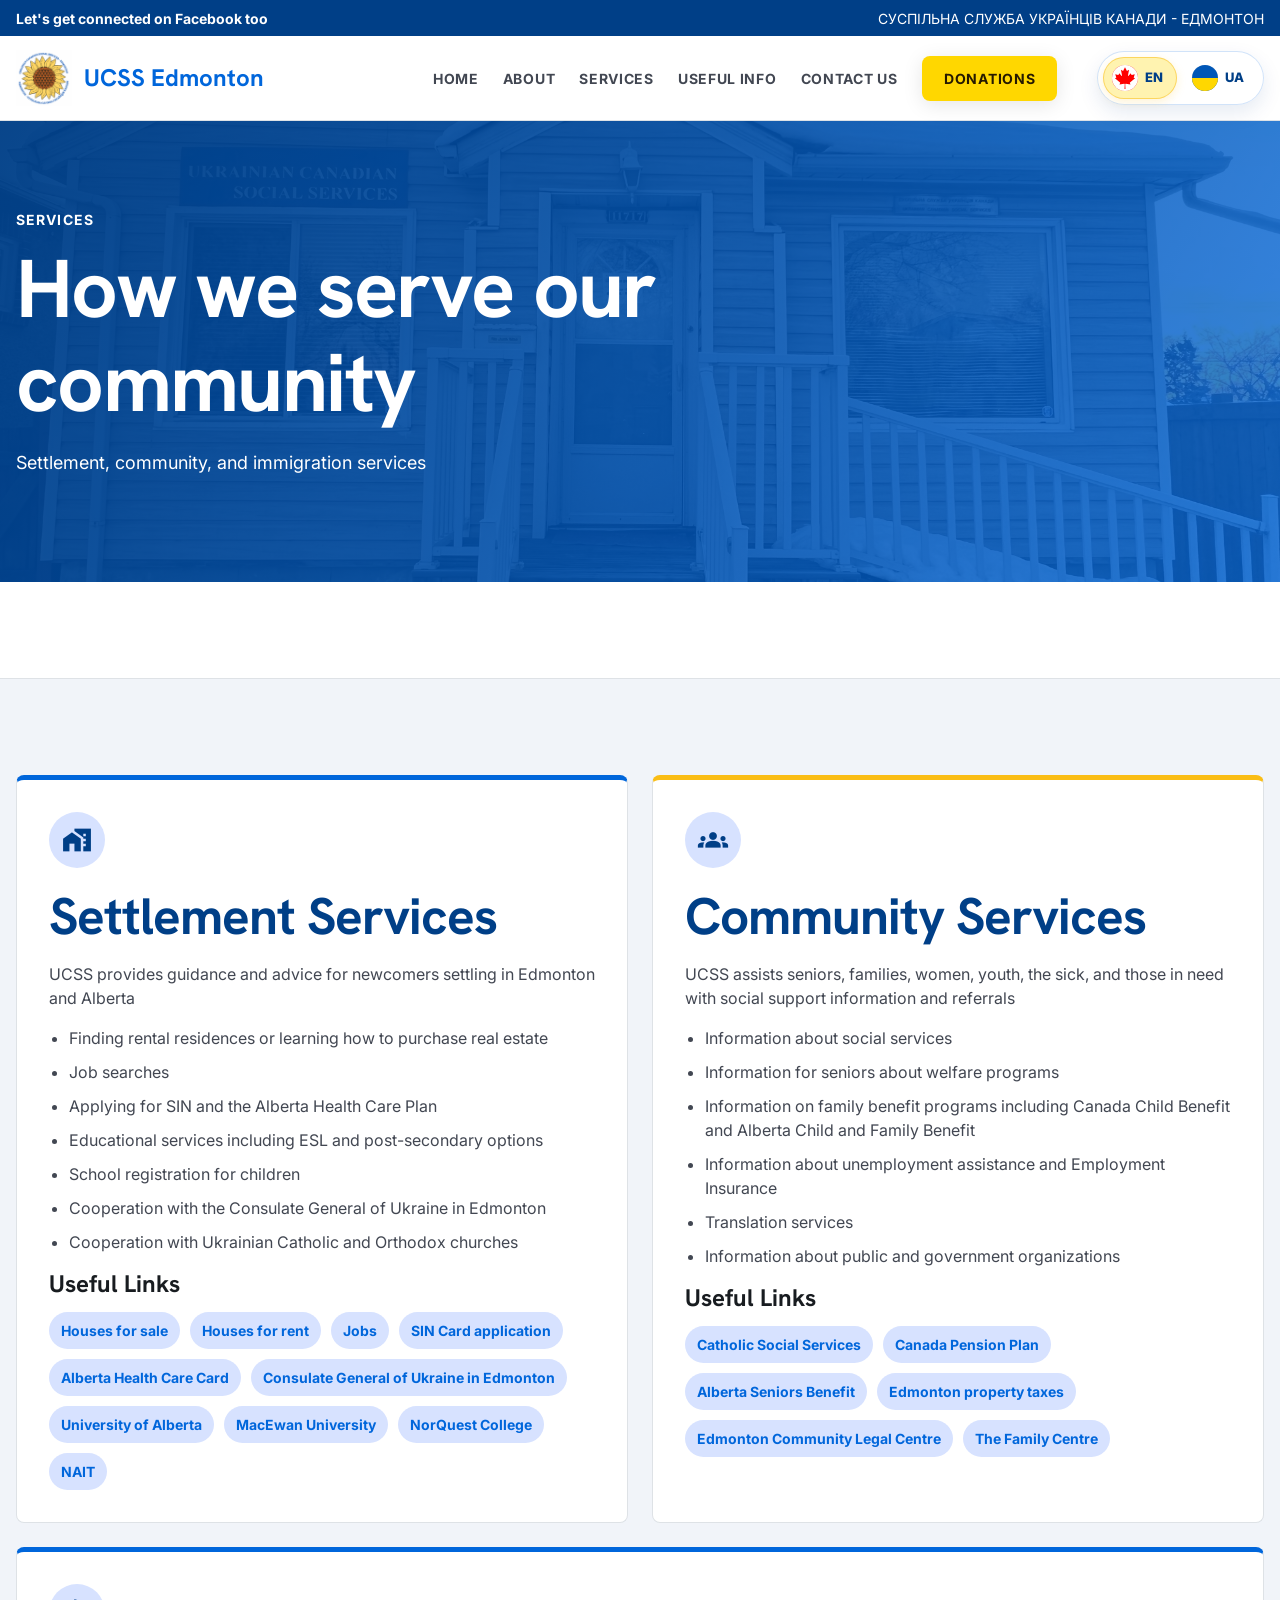
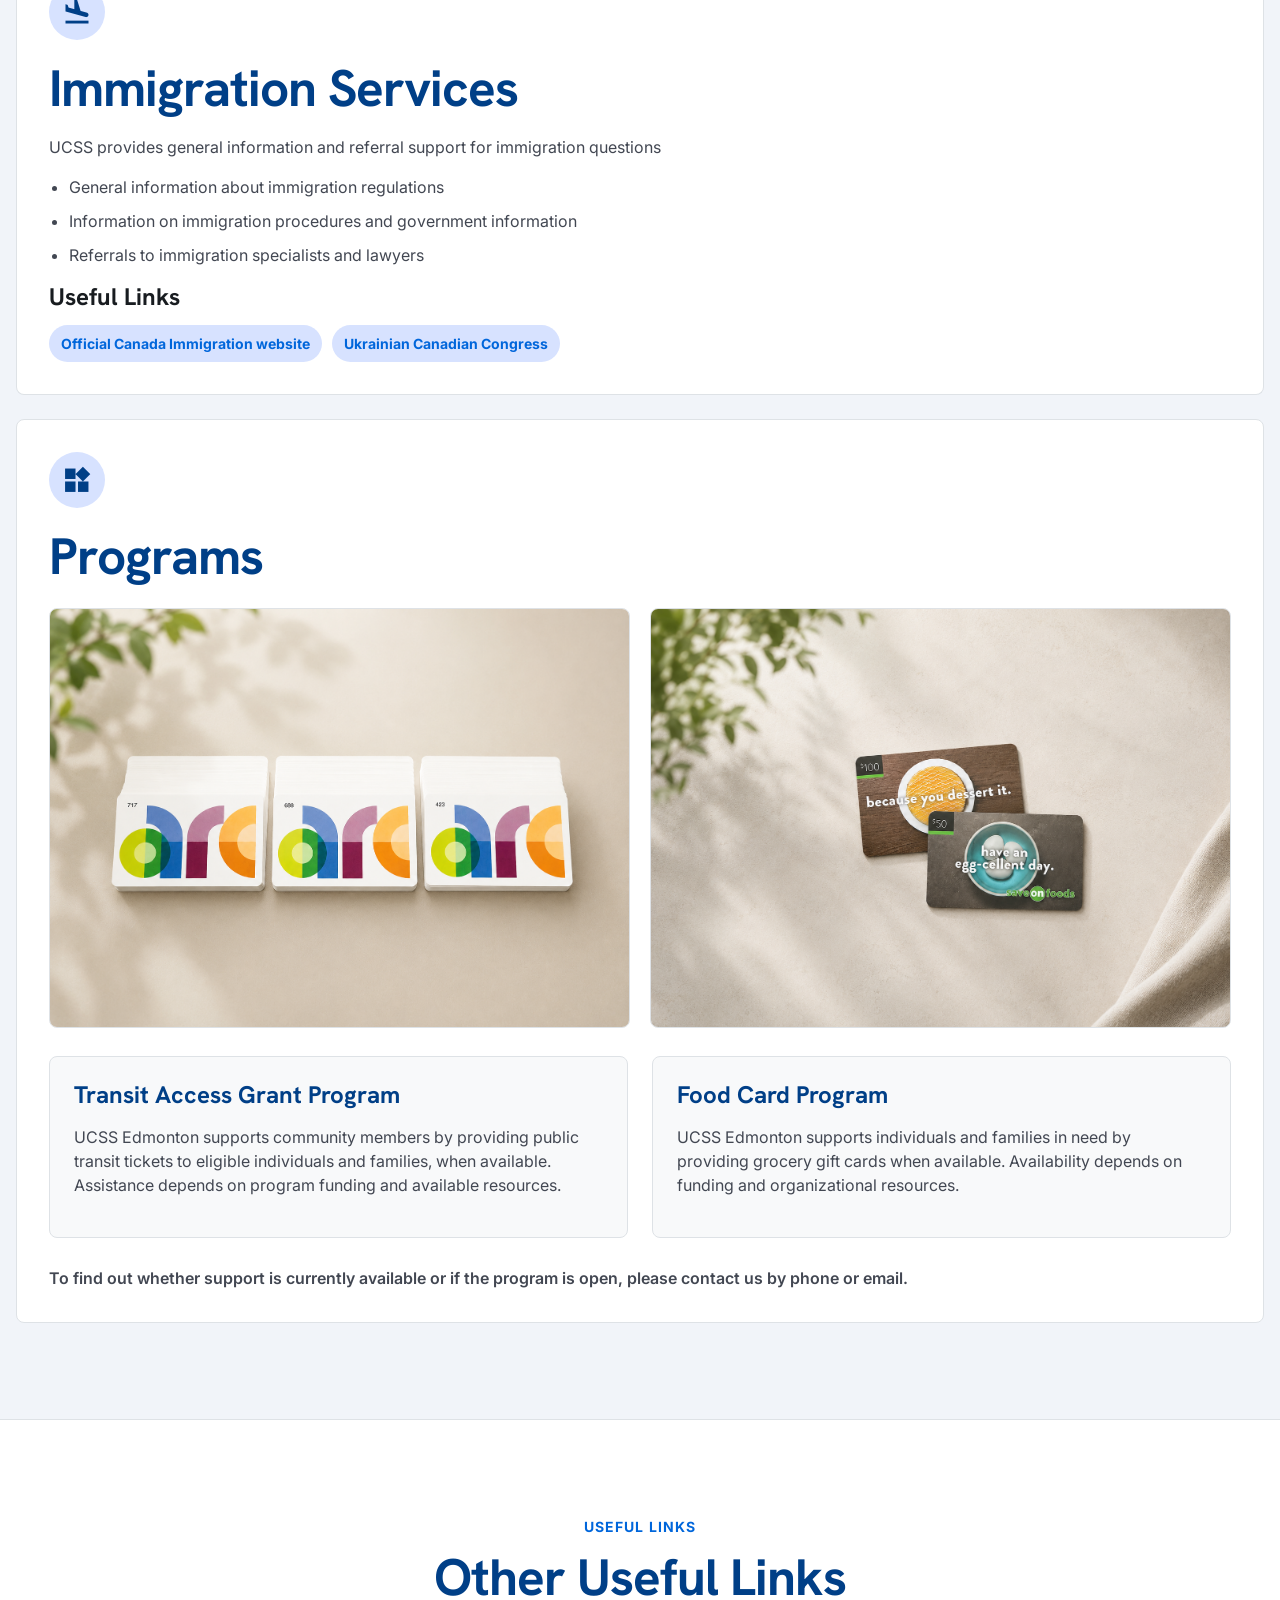
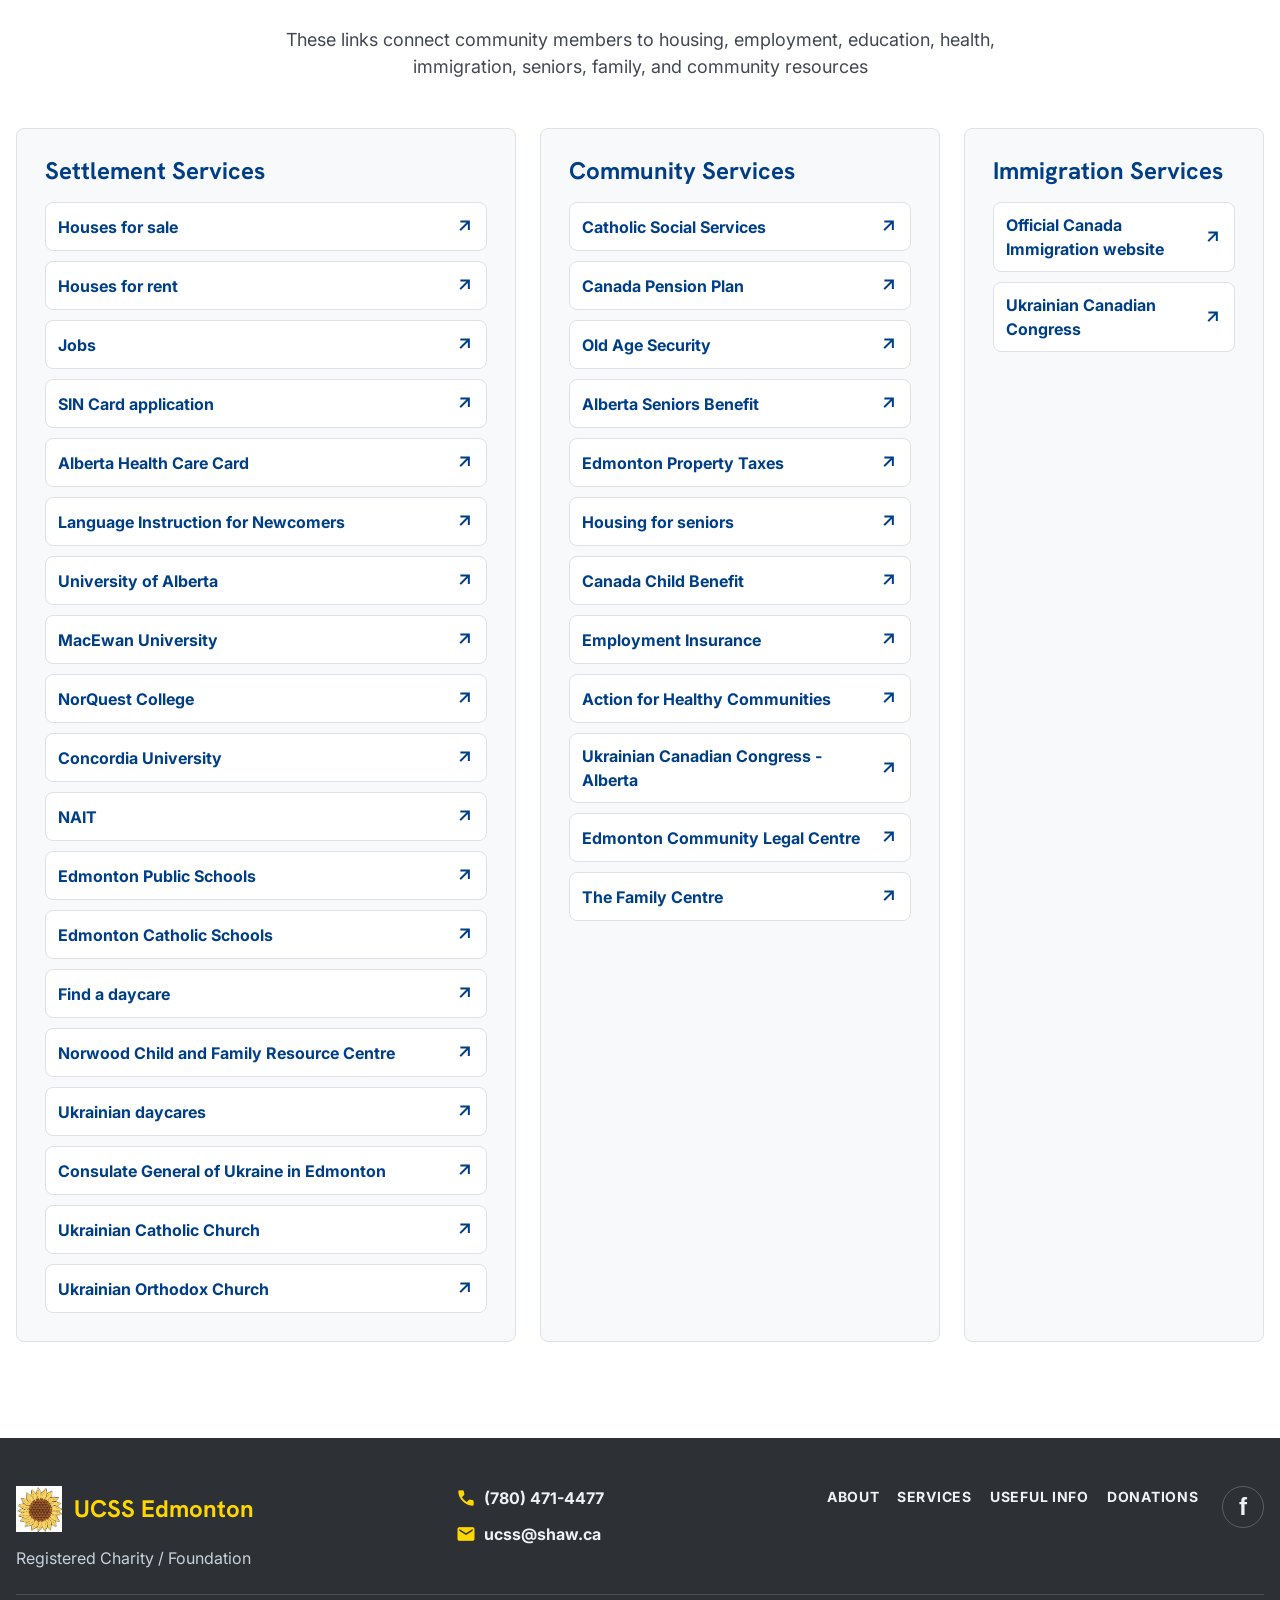
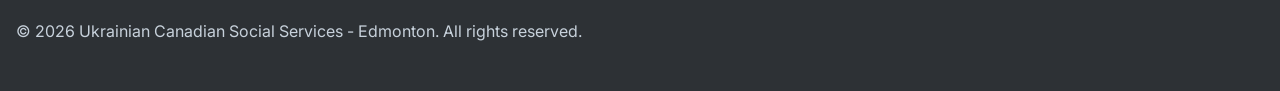
<file: services/index.html>
<!DOCTYPE html>
<html lang="en-CA">
    <head>
        <meta charset="UTF-8">
        <meta name="viewport" content="width=device-width, initial-scale=1.0">
        <meta name="description" content="Explore services from Ukrainian Canadian Social Services (Edmonton), including settlement support, referrals, community programs, and newcomer guidance.">
        <meta name="application-name" content="Ukrainian Canadian Social Services (Edmonton)">
        <meta property="og:title" content="Services - Ukrainian Canadian Social Services (Edmonton)">
        <meta property="og:site_name" content="Ukrainian Canadian Social Services (Edmonton)">
        <link rel="canonical" href="https://ucssedmonton.ca/services/">
        <title>
            Services - Ukrainian Canadian Social Services - Edmonton
        </title>
        <link rel="preconnect" href="https://fonts.googleapis.com">
        <link rel="preconnect" href="https://fonts.gstatic.com" crossorigin>
        <link href="https://fonts.googleapis.com/css2?family=Hanken+Grotesk:wght@600;700&family=Inter:wght@400;600;700&display=swap" rel="stylesheet">
        <link href="https://fonts.googleapis.com/css2?family=Material+Symbols+Outlined:wght,FILL@100..700,0..1&display=swap" rel="stylesheet">
        <link rel="icon" type="image/png" sizes="230x230" href="../favicon.png">
        <link rel="shortcut icon" href="../favicon.png">
        <link rel="apple-touch-icon" sizes="230x230" href="../apple-touch-icon.png">
        <link rel="manifest" href="../site.webmanifest">
        <link rel="stylesheet" href="../css/style.css">
    </head>
    <body>
        <site-header>
        </site-header>
        <main>
            <section class="page-hero">
                <div class="container">
                    <p class="eyebrow">
                        Services
                    </p>
                    <h1>
                        How we serve our community
                    </h1>
                    <p>
                        Settlement, community, and immigration services
                    </p>
                </div>
            </section>
            <section class="section service-visual-band">
                <div class="container service-media-grid">
                </div>
            </section>
            <section class="section section--surface services-contrast">
                <div class="container service-detail-grid">
                    <article class="service-detail">
                        <span class="material-symbols-outlined">
                            home_work
                        </span>
                        <h2>
                            Settlement Services
                        </h2>
                        <p>
                            UCSS provides guidance and advice for newcomers settling in Edmonton and Alberta
                        </p>
                        <ul>
                            <li>
                                Finding rental residences or learning how to purchase real estate
                            </li>
                            <li>
                                Job searches
                            </li>
                            <li>
                                Applying for SIN and the Alberta Health Care Plan
                            </li>
                            <li>
                                Educational services including ESL and post-secondary options
                            </li>
                            <li>
                                School registration for children
                            </li>
                            <li>
                                Cooperation with the Consulate General of Ukraine in Edmonton
                            </li>
                            <li>
                                Cooperation with Ukrainian Catholic and Orthodox churches
                            </li>
                        </ul>
                        <h3>
                            Useful Links
                        </h3>
                        <div class="link-cloud">
                            <a href="https://www.realtor.ca/" target="_blank" rel="noopener">
                                Houses for sale
                            </a>
                            <a href="https://www.rentfaster.ca/" target="_blank" rel="noopener">
                                Houses for rent
                            </a>
                            <a href="https://ca.indeed.com/" target="_blank" rel="noopener">
                                Jobs
                            </a>
                            <a href="https://www.canada.ca/" target="_blank" rel="noopener">
                                SIN Card application
                            </a>
                            <a href="https://www.alberta.ca/ahcip" target="_blank" rel="noopener">
                                Alberta Health Care Card
                            </a>
                            <a href="https://edmonton.mfa.gov.ua/" target="_blank" rel="noopener">
                                Consulate General of Ukraine in Edmonton
                            </a>
                            <a href="https://www.ualberta.ca/" target="_blank" rel="noopener">
                                University of Alberta
                            </a>
                            <a href="https://www.macewan.ca/" target="_blank" rel="noopener">
                                MacEwan University
                            </a>
                            <a href="https://www.norquest.ca/" target="_blank" rel="noopener">
                                NorQuest College
                            </a>
                            <a href="https://www.nait.ca/" target="_blank" rel="noopener">
                                NAIT
                            </a>
                        </div>
                    </article>
                    <article class="service-detail">
                        <span class="material-symbols-outlined">
                            groups
                        </span>
                        <h2>
                            Community Services
                        </h2>
                        <p>
                            UCSS assists seniors, families, women, youth, the sick, and those in need with social support information and referrals
                        </p>
                        <ul>
                            <li>
                                Information about social services
                            </li>
                            <li>
                                Information for seniors about welfare programs
                            </li>
                            <li>
                                Information on family benefit programs including Canada Child Benefit and Alberta Child and Family Benefit
                            </li>
                            <li>
                                Information about unemployment assistance and Employment Insurance
                            </li>
                            <li>
                                Translation services
                            </li>
                            <li>
                                Information about public and government organizations
                            </li>
                        </ul>
                        <h3>
                            Useful Links
                        </h3>
                        <div class="link-cloud">
                            <a href="https://www.cssalberta.ca/" target="_blank" rel="noopener">
                                Catholic Social Services
                            </a>
                            <a href="https://www.canada.ca/" target="_blank" rel="noopener">
                                Canada Pension Plan
                            </a>
                            <a href="https://www.alberta.ca/alberta-seniors-benefit" target="_blank" rel="noopener">
                                Alberta Seniors Benefit
                            </a>
                            <a href="https://www.edmonton.ca/" target="_blank" rel="noopener">
                                Edmonton property taxes
                            </a>
                            <a href="https://www.eclc.ca/" target="_blank" rel="noopener">
                                Edmonton Community Legal Centre
                            </a>
                            <a href="https://www.familycentre.org/" target="_blank" rel="noopener">
                                The Family Centre
                            </a>
                        </div>
                    </article>
                    <article class="service-detail service-detail--wide">
                        <span class="material-symbols-outlined">
                            flight_land
                        </span>
                        <h2>
                            Immigration Services
                        </h2>
                        <p>
                            UCSS provides general information and referral support for immigration questions
                        </p>
                        <ul>
                            <li>
                                General information about immigration regulations
                            </li>
                            <li>
                                Information on immigration procedures and government information
                            </li>
                            <li>
                                Referrals to immigration specialists and lawyers
                            </li>
                        </ul>
                        <h3>
                            Useful Links
                        </h3>
                        <div class="link-cloud">
                            <a href="https://www.canada.ca/en/services/immigration-citizenship.html" target="_blank" rel="noopener">
                                Official Canada Immigration website
                            </a>
                            <a href="https://www.ucc.ca/" target="_blank" rel="noopener">
                                Ukrainian Canadian Congress
                            </a>
                        </div>
                    </article>
                    <article class="service-detail service-detail--wide">
                        <span class="material-symbols-outlined">
                            widgets
                        </span>
                        <h2>
                            Programs
                        </h2>
                        <div class="programs-image-row">
                            <img class="card-photo programs-photo" src="../images/Program%20UCSS%20pass.png" alt="Programs offered by UCSS Edmonton">
                            <img class="card-photo programs-photo" src="../images/Programs%20UCSS.png" alt="Transit pass support program by UCSS Edmonton">
                        </div>
                        <div class="two-column programs-grid">
                            <article class="program-card">
                                <h3>
                                    Transit Access Grant Program
                                </h3>
                                <p>
                                    UCSS Edmonton supports community members by providing public transit tickets to eligible individuals and families, when available. Assistance depends on program funding and available resources.
                                </p>
                            </article>
                            <article class="program-card">
                                <h3>
                                    Food Card Program
                                </h3>
                                <p>
                                    UCSS Edmonton supports individuals and families in need by providing grocery gift cards when available. Availability depends on funding and organizational resources.
                                </p>
                            </article>
                        </div>
                        <p class="programs-note">
                            To find out whether support is currently available or if the program is open, please contact us by phone or email.
                        </p>
                    </article>
                </div>
            </section>
            <section class="section useful-links-section">
                <div class="container">
                    <div class="section-heading">
                        <p class="eyebrow">
                            Useful Links
                        </p>
                        <h2>
                            Other Useful Links
                        </h2>
                        <p>
                            These links connect community members to housing, employment, education, health, immigration, seniors, family, and community resources
                        </p>
                    </div>
                    <div class="useful-links-grid">
                        <article>
                            <h3>
                                Settlement Services
                            </h3>
                            <div class="link-list">
                                <a href="https://www.realtor.ca/" target="_blank" rel="noopener">
                                    Houses for sale
                                </a>
                                <a href="https://www.rentfaster.ca/" target="_blank" rel="noopener">
                                    Houses for rent
                                </a>
                                <a href="https://ca.indeed.com/" target="_blank" rel="noopener">
                                    Jobs
                                </a>
                                <a href="https://www.canada.ca/en/employment-social-development/services/sin.html" target="_blank" rel="noopener">
                                    SIN Card application
                                </a>
                                <a href="https://www.alberta.ca/ahcip" target="_blank" rel="noopener">
                                    Alberta Health Care Card
                                </a>
                                <a href="https://www.ccisab.ca/" target="_blank" rel="noopener">
                                    Language Instruction for Newcomers
                                </a>
                                <a href="https://www.ualberta.ca/" target="_blank" rel="noopener">
                                    University of Alberta
                                </a>
                                <a href="https://www.macewan.ca/" target="_blank" rel="noopener">
                                    MacEwan University
                                </a>
                                <a href="https://www.norquest.ca/" target="_blank" rel="noopener">
                                    NorQuest College
                                </a>
                                <a href="https://concordia.ab.ca/" target="_blank" rel="noopener">
                                    Concordia University
                                </a>
                                <a href="https://www.nait.ca/" target="_blank" rel="noopener">
                                    NAIT
                                </a>
                                <a href="https://epsb.ca/" target="_blank" rel="noopener">
                                    Edmonton Public Schools
                                </a>
                                <a href="https://www.ecsd.net/" target="_blank" rel="noopener">
                                    Edmonton Catholic Schools
                                </a>
                                <a href="https://www.humanservices.alberta.ca/oldfusion/ChildCareLookup.cfm" target="_blank" rel="noopener">
                                    Find a daycare
                                </a>
                                <a href="https://www.norwoodcentre.com/" target="_blank" rel="noopener">
                                    Norwood Child and Family Resource Centre
                                </a>
                                <a href="https://uccab.ca/" target="_blank" rel="noopener">
                                    Ukrainian daycares
                                </a>
                                <a href="https://edmonton.mfa.gov.ua/" target="_blank" rel="noopener">
                                    Consulate General of Ukraine in Edmonton
                                </a>
                                <a href="https://eeparchy.com/" target="_blank" rel="noopener">
                                    Ukrainian Catholic Church
                                </a>
                                <a href="https://uocc-we.ca/" target="_blank" rel="noopener">
                                    Ukrainian Orthodox Church
                                </a>
                            </div>
                        </article>
                        <article>
                            <h3>
                                Community Services
                            </h3>
                            <div class="link-list">
                                <a href="https://www.cssalberta.ca/" target="_blank" rel="noopener">
                                    Catholic Social Services
                                </a>
                                <a href="https://www.canada.ca/en/services/benefits/publicpensions/cpp.html" target="_blank" rel="noopener">
                                    Canada Pension Plan
                                </a>
                                <a href="https://www.canada.ca/en/services/benefits/publicpensions/cpp/old-age-security.html" target="_blank" rel="noopener">
                                    Old Age Security
                                </a>
                                <a href="https://www.alberta.ca/alberta-seniors-benefit" target="_blank" rel="noopener">
                                    Alberta Seniors Benefit
                                </a>
                                <a href="https://www.edmonton.ca/residential_neighbourhoods/property_tax_assessment/property-taxes" target="_blank" rel="noopener">
                                    Edmonton Property Taxes
                                </a>
                                <a href="https://www.edmonton.ca/programs_services/housing/seniors-housing" target="_blank" rel="noopener">
                                    Housing for seniors
                                </a>
                                <a href="https://www.canada.ca/en/revenue-agency/services/child-family-benefits/canada-child-benefit-overview.html" target="_blank" rel="noopener">
                                    Canada Child Benefit
                                </a>
                                <a href="https://www.canada.ca/en/services/benefits/ei.html" target="_blank" rel="noopener">
                                    Employment Insurance
                                </a>
                                <a href="https://a4hc.ca/" target="_blank" rel="noopener">
                                    Action for Healthy Communities
                                </a>
                                <a href="https://uccab.ca/" target="_blank" rel="noopener">
                                    Ukrainian Canadian Congress - Alberta
                                </a>
                                <a href="https://www.eclc.ca/" target="_blank" rel="noopener">
                                    Edmonton Community Legal Centre
                                </a>
                                <a href="https://www.familycentre.org/" target="_blank" rel="noopener">
                                    The Family Centre
                                </a>
                            </div>
                        </article>
                        <article>
                            <h3>
                                Immigration Services
                            </h3>
                            <div class="link-list">
                                <a href="https://www.canada.ca/en/services/immigration-citizenship.html" target="_blank" rel="noopener">
                                    Official Canada Immigration website
                                </a>
                                <a href="https://www.ucc.ca/" target="_blank" rel="noopener">
                                    Ukrainian Canadian Congress
                                </a>
                            </div>
                        </article>
                    </div>
                </section>
            </main>
            <site-footer>
            </site-footer>
            <script src="../js/components.js">
            </script>
            <script src="../js/main.js">
            </script>
        </body>
    </html>
</file>
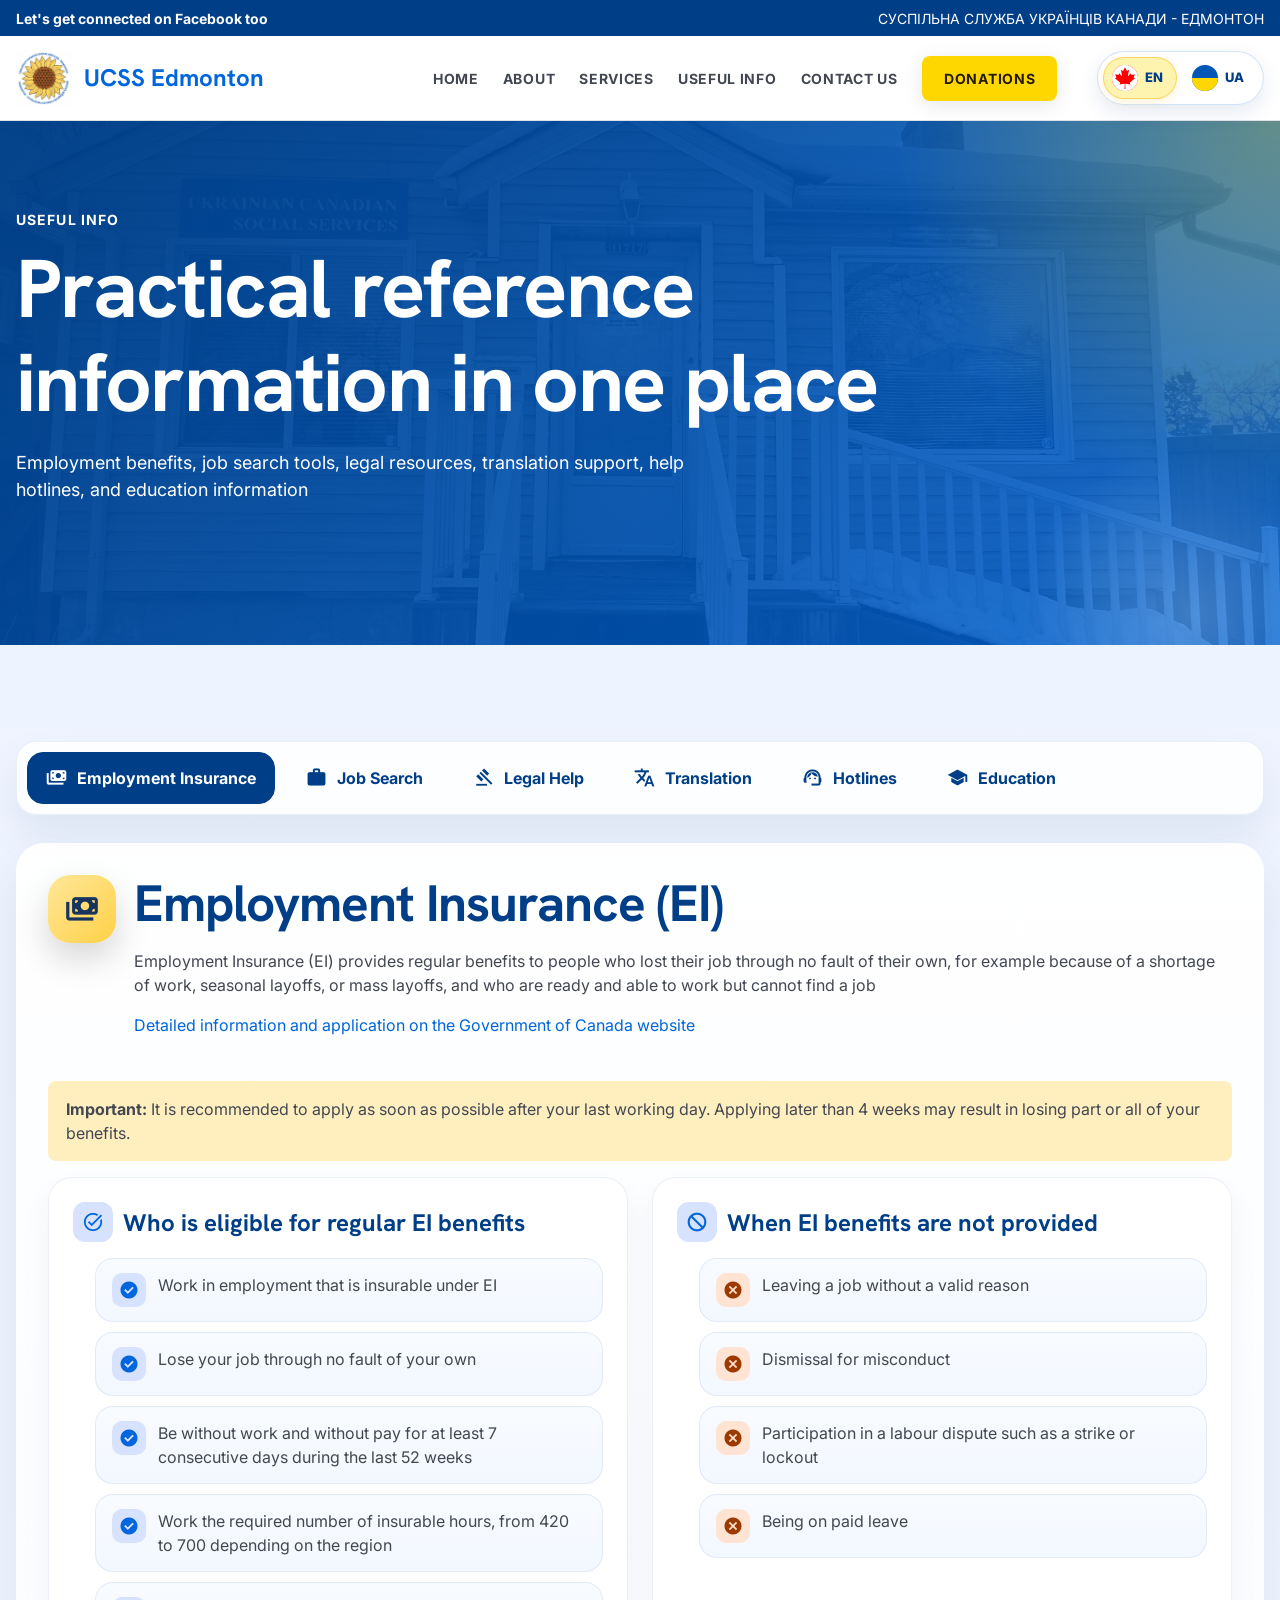
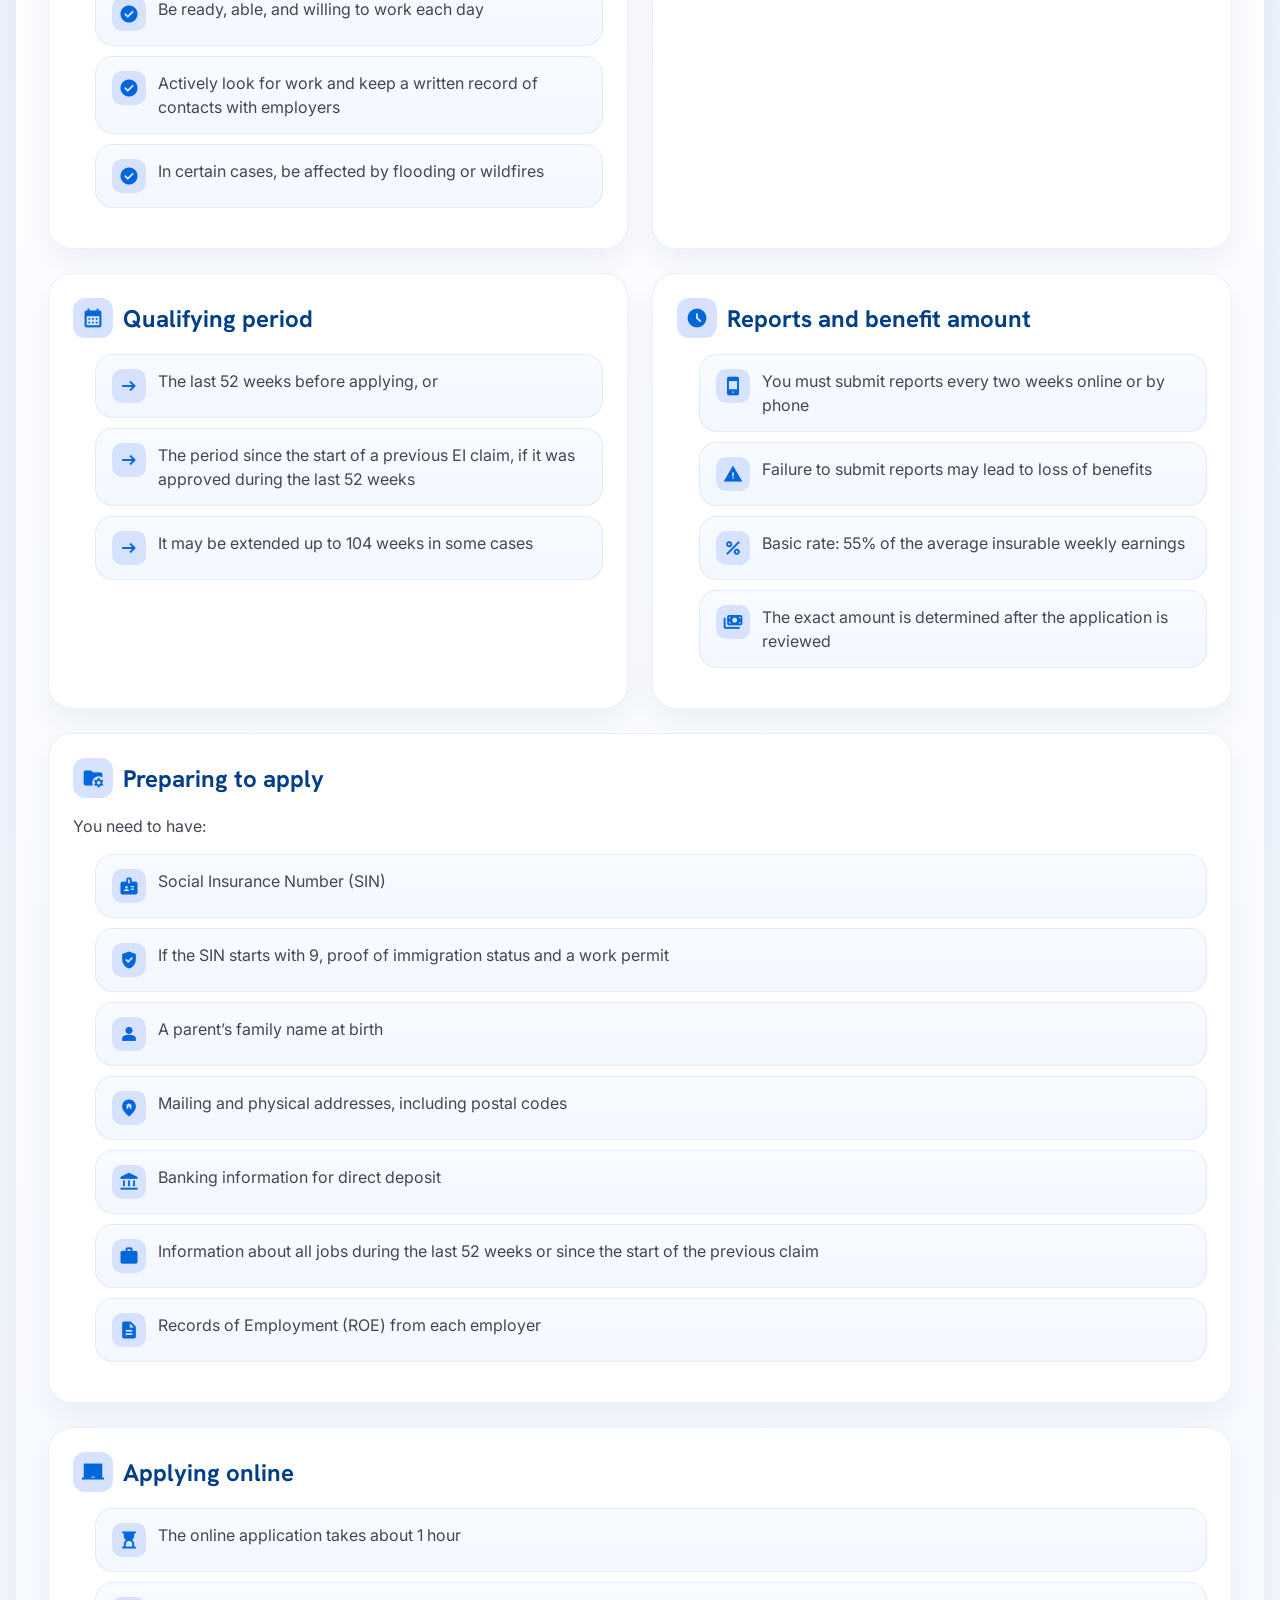
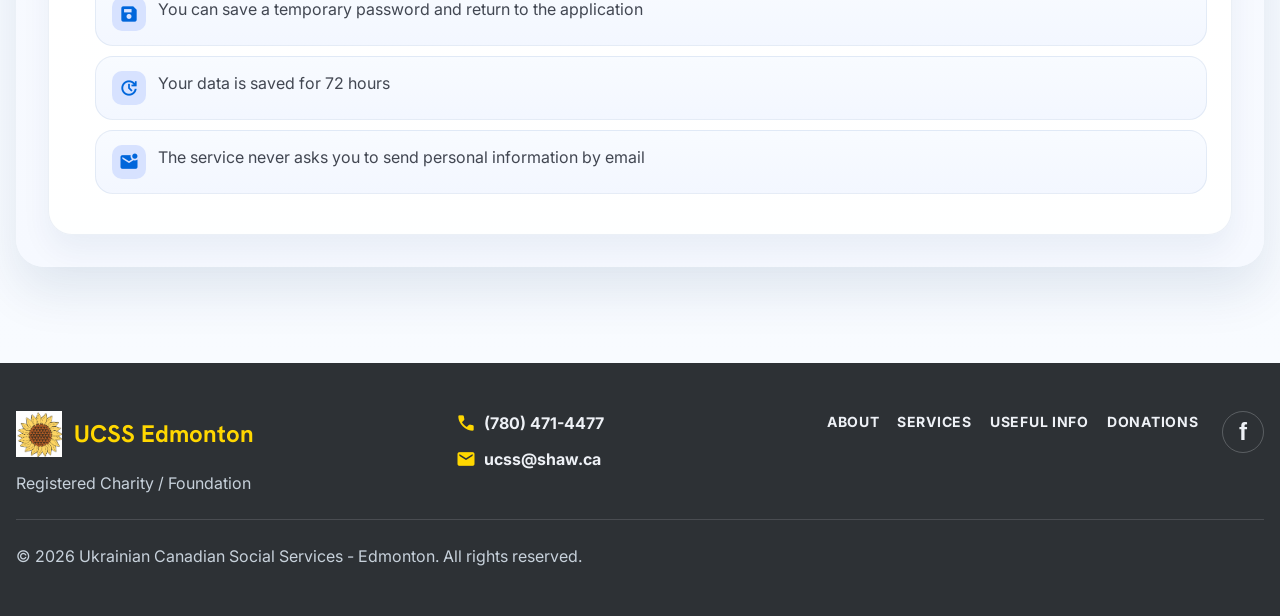
<file: useful-info/index.html>
<!DOCTYPE html>
<html lang="en-CA">
    <head>
        <meta charset="UTF-8">
        <meta name="viewport" content="width=device-width, initial-scale=1.0">
        <meta name="description" content="Useful information from UCSS Edmonton including employment insurance, job search resources, legal help, translation help, support hotlines, and education resources.">
        <meta name="application-name" content="Ukrainian Canadian Social Services (Edmonton)">
        <meta property="og:title" content="Useful Info - Ukrainian Canadian Social Services (Edmonton)">
        <meta property="og:site_name" content="Ukrainian Canadian Social Services (Edmonton)">
        <link rel="canonical" href="https://ucssedmonton.ca/useful-info/">
        <title>
            Useful Info - Ukrainian Canadian Social Services - Edmonton
        </title>
        <link rel="preconnect" href="https://fonts.googleapis.com">
        <link rel="preconnect" href="https://fonts.gstatic.com" crossorigin>
        <link href="https://fonts.googleapis.com/css2?family=Hanken+Grotesk:wght@600;700&family=Inter:wght@400;600;700&display=swap" rel="stylesheet">
        <link href="https://fonts.googleapis.com/css2?family=Material+Symbols+Outlined:wght,FILL@100..700,0..1&display=swap" rel="stylesheet">
        <link rel="icon" type="image/png" sizes="230x230" href="../favicon.png">
        <link rel="shortcut icon" href="../favicon.png">
        <link rel="apple-touch-icon" sizes="230x230" href="../apple-touch-icon.png">
        <link rel="manifest" href="../site.webmanifest">
        <link rel="stylesheet" href="../css/style.css">
    </head>
    <body>
        <site-header>
        </site-header>
        <main>
            <section class="page-hero useful-page-hero">
                <div class="container">
                    <div class="topic-hero topic-hero--page">
                        <!-- <span class="topic-hero__icon material-symbols-outlined" aria-hidden="true">library_books</span> -->
                        <div class="lang-block" data-lang-content="en">
                            <p class="eyebrow">
                                Useful Info
                            </p>
                            <h1>
                                Practical reference information in one place
                            </h1>
                            <p>
                                Employment benefits, job search tools, legal resources, translation support, help hotlines, and education information
                            </p>
                        </div>
                        <div class="lang-block" data-lang-content="uk" hidden>
                            <p class="eyebrow">
                                Корисна інформація
                            </p>
                            <h1>
                                Практична довідкова інформація в одному місці
                            </h1>
                            <p>
                                Виплати з безробіття, ресурси для пошуку роботи, правова допомога, переклад документів, гарячі лінії допомоги та освітня інформація
                            </p>
                        </div>
                    </div>
                </section>
                <section class="section useful-info-section">
                    <div class="container tabs-shell" data-tabs>
                        <div class="tablist tablist--rich" role="tablist" aria-label="Useful information sections">
                            <button class="tab-button tab-button--rich is-active" type="button" role="tab" id="tab-ei" aria-selected="true" aria-controls="panel-ei">
                                <span class="material-symbols-outlined" aria-hidden="true">
                                    payments
                                </span>
                                <span data-lang-content="en">
                                    Employment Insurance
                                </span>
                                <span data-lang-content="uk" hidden>
                                    Страхування на випадок безробіття
                                </span>
                            </button>
                            <button class="tab-button tab-button--rich" type="button" role="tab" id="tab-jobs" aria-selected="false" aria-controls="panel-jobs" tabindex="-1">
                                <span class="material-symbols-outlined" aria-hidden="true">
                                    work
                                </span>
                                <span data-lang-content="en">
                                    Job Search
                                </span>
                                <span data-lang-content="uk" hidden>
                                    Пошук роботи
                                </span>
                            </button>
                            <button class="tab-button tab-button--rich" type="button" role="tab" id="tab-legal" aria-selected="false" aria-controls="panel-legal" tabindex="-1">
                                <span class="material-symbols-outlined" aria-hidden="true">
                                    gavel
                                </span>
                                <span data-lang-content="en">
                                    Legal Help
                                </span>
                                <span data-lang-content="uk" hidden>
                                    Юридична допомога
                                </span>
                            </button>
                            <button class="tab-button tab-button--rich" type="button" role="tab" id="tab-translation" aria-selected="false" aria-controls="panel-translation" tabindex="-1">
                                <span class="material-symbols-outlined" aria-hidden="true">
                                    translate
                                </span>
                                <span data-lang-content="en">
                                    Translation
                                </span>
                                <span data-lang-content="uk" hidden>
                                    Переклад
                                </span>
                            </button>
                            <button class="tab-button tab-button--rich" type="button" role="tab" id="tab-hotlines" aria-selected="false" aria-controls="panel-hotlines" tabindex="-1">
                                <span class="material-symbols-outlined" aria-hidden="true">
                                    support_agent
                                </span>
                                <span data-lang-content="en">
                                    Hotlines
                                </span>
                                <span data-lang-content="uk" hidden>
                                    Гарячі лінії
                                </span>
                            </button>
                            <button class="tab-button tab-button--rich" type="button" role="tab" id="tab-education" aria-selected="false" aria-controls="panel-education" tabindex="-1">
                                <span class="material-symbols-outlined" aria-hidden="true">
                                    school
                                </span>
                                <span data-lang-content="en">
                                    Education
                                </span>
                                <span data-lang-content="uk" hidden>
                                    Освіта
                                </span>
                            </button>
                        </div>
                        <section class="tab-panel tab-panel--rich" id="panel-ei" role="tabpanel" aria-labelledby="tab-ei">
                            <div class="lang-block" data-lang-content="en">
                                <div class="topic-hero">
                                    <span class="topic-hero__icon material-symbols-outlined" aria-hidden="true">
                                        payments
                                    </span>
                                    <div>
                                        <h2>
                                            Employment Insurance (EI)
                                        </h2>
                                        <p>
                                            Employment Insurance (EI) provides regular benefits to people who lost their job through no fault of their own, for example because of a shortage of work, seasonal layoffs, or mass layoffs, and who are ready and able to work but cannot find a job
                                        </p>
                                        <p>
                                            <a href="https://www.canada.ca/en/services/benefits/ei.html" target="_blank" rel="noopener">
                                                Detailed information and application on the Government of Canada website
                                            </a>
                                        </p>
                                    </div>
                                </div>
                                <p class="inline-note">
                                    <strong>
                                        Important:
                                    </strong>
                                    It is recommended to apply as soon as possible after your last working day. Applying later than 4 weeks may result in losing part or all of your benefits.
                                </p>
                                <div class="info-grid">
                                    <article class="section-card">
                                        <h3>
                                            <span class="material-symbols-outlined" aria-hidden="true">
                                                task_alt
                                            </span>
                                            Who is eligible for regular EI benefits
                                        </h3>
                                        <ul class="icon-list">
                                            <li>
                                                <span class="material-symbols-outlined" aria-hidden="true">
                                                    check_circle
                                                </span>
                                                <span>
                                                    Work in employment that is insurable under EI
                                                </span>
                                            </li>
                                            <li>
                                                <span class="material-symbols-outlined" aria-hidden="true">
                                                    check_circle
                                                </span>
                                                <span>
                                                    Lose your job through no fault of your own
                                                </span>
                                            </li>
                                            <li>
                                                <span class="material-symbols-outlined" aria-hidden="true">
                                                    check_circle
                                                </span>
                                                <span>
                                                    Be without work and without pay for at least 7 consecutive days during the last 52 weeks
                                                </span>
                                            </li>
                                            <li>
                                                <span class="material-symbols-outlined" aria-hidden="true">
                                                    check_circle
                                                </span>
                                                <span>
                                                    Work the required number of insurable hours, from 420 to 700 depending on the region
                                                </span>
                                            </li>
                                            <li>
                                                <span class="material-symbols-outlined" aria-hidden="true">
                                                    check_circle
                                                </span>
                                                <span>
                                                    Be ready, able, and willing to work each day
                                                </span>
                                            </li>
                                            <li>
                                                <span class="material-symbols-outlined" aria-hidden="true">
                                                    check_circle
                                                </span>
                                                <span>
                                                    Actively look for work and keep a written record of contacts with employers
                                                </span>
                                            </li>
                                            <li>
                                                <span class="material-symbols-outlined" aria-hidden="true">
                                                    check_circle
                                                </span>
                                                <span>
                                                    In certain cases, be affected by flooding or wildfires
                                                </span>
                                            </li>
                                        </ul>
                                    </article>
                                    <article class="section-card">
                                        <h3>
                                            <span class="material-symbols-outlined" aria-hidden="true">
                                                block
                                            </span>
                                            When EI benefits are not provided
                                        </h3>
                                        <ul class="icon-list icon-list--warn">
                                            <li>
                                                <span class="material-symbols-outlined" aria-hidden="true">
                                                    cancel
                                                </span>
                                                <span>
                                                    Leaving a job without a valid reason
                                                </span>
                                            </li>
                                            <li>
                                                <span class="material-symbols-outlined" aria-hidden="true">
                                                    cancel
                                                </span>
                                                <span>
                                                    Dismissal for misconduct
                                                </span>
                                            </li>
                                            <li>
                                                <span class="material-symbols-outlined" aria-hidden="true">
                                                    cancel
                                                </span>
                                                <span>
                                                    Participation in a labour dispute such as a strike or lockout
                                                </span>
                                            </li>
                                            <li>
                                                <span class="material-symbols-outlined" aria-hidden="true">
                                                    cancel
                                                </span>
                                                <span>
                                                    Being on paid leave
                                                </span>
                                            </li>
                                        </ul>
                                    </article>
                                    <article class="section-card">
                                        <h3>
                                            <span class="material-symbols-outlined" aria-hidden="true">
                                                calendar_month
                                            </span>
                                            Qualifying period
                                        </h3>
                                        <ul class="icon-list">
                                            <li>
                                                <span class="material-symbols-outlined" aria-hidden="true">
                                                    arrow_right_alt
                                                </span>
                                                <span>
                                                    The last 52 weeks before applying, or
                                                </span>
                                            </li>
                                            <li>
                                                <span class="material-symbols-outlined" aria-hidden="true">
                                                    arrow_right_alt
                                                </span>
                                                <span>
                                                    The period since the start of a previous EI claim, if it was approved during the last 52 weeks
                                                </span>
                                            </li>
                                            <li>
                                                <span class="material-symbols-outlined" aria-hidden="true">
                                                    arrow_right_alt
                                                </span>
                                                <span>
                                                    It may be extended up to 104 weeks in some cases
                                                </span>
                                            </li>
                                        </ul>
                                    </article>
                                    <article class="section-card">
                                        <h3>
                                            <span class="material-symbols-outlined" aria-hidden="true">
                                                schedule
                                            </span>
                                            Reports and benefit amount
                                        </h3>
                                        <ul class="icon-list">
                                            <li>
                                                <span class="material-symbols-outlined" aria-hidden="true">
                                                    phone_iphone
                                                </span>
                                                <span>
                                                    You must submit reports every two weeks online or by phone
                                                </span>
                                            </li>
                                            <li>
                                                <span class="material-symbols-outlined" aria-hidden="true">
                                                    warning
                                                </span>
                                                <span>
                                                    Failure to submit reports may lead to loss of benefits
                                                </span>
                                            </li>
                                            <li>
                                                <span class="material-symbols-outlined" aria-hidden="true">
                                                    percent
                                                </span>
                                                <span>
                                                    Basic rate: 55% of the average insurable weekly earnings
                                                </span>
                                            </li>
                                            <li>
                                                <span class="material-symbols-outlined" aria-hidden="true">
                                                    payments
                                                </span>
                                                <span>
                                                    The exact amount is determined after the application is reviewed
                                                </span>
                                            </li>
                                        </ul>
                                    </article>
                                    <article class="section-card section-card--wide">
                                        <h3>
                                            <span class="material-symbols-outlined" aria-hidden="true">
                                                folder_managed
                                            </span>
                                            Preparing to apply
                                        </h3>
                                        <p>
                                            You need to have:
                                        </p>
                                        <ul class="icon-list">
                                            <li>
                                                <span class="material-symbols-outlined" aria-hidden="true">
                                                    badge
                                                </span>
                                                <span>
                                                    Social Insurance Number (SIN)
                                                </span>
                                            </li>
                                            <li>
                                                <span class="material-symbols-outlined" aria-hidden="true">
                                                    verified_user
                                                </span>
                                                <span>
                                                    If the SIN starts with 9, proof of immigration status and a work permit
                                                </span>
                                            </li>
                                            <li>
                                                <span class="material-symbols-outlined" aria-hidden="true">
                                                    person
                                                </span>
                                                <span>
                                                    A parent’s family name at birth
                                                </span>
                                            </li>
                                            <li>
                                                <span class="material-symbols-outlined" aria-hidden="true">
                                                    home_pin
                                                </span>
                                                <span>
                                                    Mailing and physical addresses, including postal codes
                                                </span>
                                            </li>
                                            <li>
                                                <span class="material-symbols-outlined" aria-hidden="true">
                                                    account_balance
                                                </span>
                                                <span>
                                                    Banking information for direct deposit
                                                </span>
                                            </li>
                                            <li>
                                                <span class="material-symbols-outlined" aria-hidden="true">
                                                    work
                                                </span>
                                                <span>
                                                    Information about all jobs during the last 52 weeks or since the start of the previous claim
                                                </span>
                                            </li>
                                            <li>
                                                <span class="material-symbols-outlined" aria-hidden="true">
                                                    description
                                                </span>
                                                <span>
                                                    Records of Employment (ROE) from each employer
                                                </span>
                                            </li>
                                        </ul>
                                    </article>
                                    <article class="section-card section-card--wide">
                                        <h3>
                                            <span class="material-symbols-outlined" aria-hidden="true">
                                                laptop_chromebook
                                            </span>
                                            Applying online
                                        </h3>
                                        <ul class="icon-list">
                                            <li>
                                                <span class="material-symbols-outlined" aria-hidden="true">
                                                    hourglass_top
                                                </span>
                                                <span>
                                                    The online application takes about 1 hour
                                                </span>
                                            </li>
                                            <li>
                                                <span class="material-symbols-outlined" aria-hidden="true">
                                                    save
                                                </span>
                                                <span>
                                                    You can save a temporary password and return to the application
                                                </span>
                                            </li>
                                            <li>
                                                <span class="material-symbols-outlined" aria-hidden="true">
                                                    update
                                                </span>
                                                <span>
                                                    Your data is saved for 72 hours
                                                </span>
                                            </li>
                                            <li>
                                                <span class="material-symbols-outlined" aria-hidden="true">
                                                    mark_email_unread
                                                </span>
                                                <span>
                                                    The service never asks you to send personal information by email
                                                </span>
                                            </li>
                                        </ul>
                                    </article>
                                </div>
                            </div>
                            <div class="lang-block" data-lang-content="uk" hidden>
                                <div class="topic-hero">
                                    <span class="topic-hero__icon material-symbols-outlined" aria-hidden="true">
                                        payments
                                    </span>
                                    <div>
                                        <h2>
                                            Страхування на випадок безробіття (EI)
                                        </h2>
                                        <p>
                                            Програма Employment Insurance (EI) надає регулярні виплати людям, які втратили роботу не з власної вини, наприклад через нестачу роботи, сезонні скорочення або масові звільнення, і водночас готові та здатні працювати, але не можуть знайти роботу
                                        </p>
                                    </div>
                                </div>
                                <p class="inline-note">
                                    <strong>
                                        Важливо:
                                    </strong>
                                    Рекомендується подати заяву якомога швидше після останнього робочого дня. Якщо подати її пізніше ніж через 4 тижні, можна втратити частину або всі виплати.
                                </p>
                                <div class="info-grid">
                                    <article class="section-card">
                                        <h3>
                                            <span class="material-symbols-outlined" aria-hidden="true">
                                                task_alt
                                            </span>
                                            Хто має право на регулярні виплати EI
                                        </h3>
                                        <ul class="icon-list">
                                            <li>
                                                <span class="material-symbols-outlined" aria-hidden="true">
                                                    check_circle
                                                </span>
                                                <span>
                                                    Працювати на роботі, що підлягає страхуванню EI
                                                </span>
                                            </li>
                                            <li>
                                                <span class="material-symbols-outlined" aria-hidden="true">
                                                    check_circle
                                                </span>
                                                <span>
                                                    Втратити роботу не з власної вини
                                                </span>
                                            </li>
                                            <li>
                                                <span class="material-symbols-outlined" aria-hidden="true">
                                                    check_circle
                                                </span>
                                                <span>
                                                    Бути без роботи та без оплати мінімум 7 послідовних днів протягом останніх 52 тижнів
                                                </span>
                                            </li>
                                            <li>
                                                <span class="material-symbols-outlined" aria-hidden="true">
                                                    check_circle
                                                </span>
                                                <span>
                                                    Відпрацювати необхідну кількість застрахованих годин (420–700, залежно від регіону)
                                                </span>
                                            </li>
                                            <li>
                                                <span class="material-symbols-outlined" aria-hidden="true">
                                                    check_circle
                                                </span>
                                                <span>
                                                    Бути готовими, мати змогу та бажання працювати щодня
                                                </span>
                                            </li>
                                            <li>
                                                <span class="material-symbols-outlined" aria-hidden="true">
                                                    check_circle
                                                </span>
                                                <span>
                                                    Активно шукати роботу та вести письмовий облік контактів з роботодавцями
                                                </span>
                                            </li>
                                            <li>
                                                <span class="material-symbols-outlined" aria-hidden="true">
                                                    check_circle
                                                </span>
                                                <span>
                                                    У певних випадках — бути постраждалим від повені або лісових пожеж
                                                </span>
                                            </li>
                                        </ul>
                                    </article>
                                    <article class="section-card">
                                        <h3>
                                            <span class="material-symbols-outlined" aria-hidden="true">
                                                block
                                            </span>
                                            Коли виплати EI не надаються
                                        </h3>
                                        <ul class="icon-list icon-list--warn">
                                            <li>
                                                <span class="material-symbols-outlined" aria-hidden="true">
                                                    cancel
                                                </span>
                                                <span>
                                                    Звільнення з роботи без поважної причини
                                                </span>
                                            </li>
                                            <li>
                                                <span class="material-symbols-outlined" aria-hidden="true">
                                                    cancel
                                                </span>
                                                <span>
                                                    Звільнення за порушення трудової дисципліни
                                                </span>
                                            </li>
                                            <li>
                                                <span class="material-symbols-outlined" aria-hidden="true">
                                                    cancel
                                                </span>
                                                <span>
                                                    Участь у трудовому спорі (страйк, локаут)
                                                </span>
                                            </li>
                                            <li>
                                                <span class="material-symbols-outlined" aria-hidden="true">
                                                    cancel
                                                </span>
                                                <span>
                                                    Перебування в оплачуваній відпустці
                                                </span>
                                            </li>
                                        </ul>
                                    </article>
                                    <article class="section-card">
                                        <h3>
                                            <span class="material-symbols-outlined" aria-hidden="true">
                                                calendar_month
                                            </span>
                                            Кваліфікаційний період
                                        </h3>
                                        <ul class="icon-list">
                                            <li>
                                                <span class="material-symbols-outlined" aria-hidden="true">
                                                    arrow_right_alt
                                                </span>
                                                <span>
                                                    Останні 52 тижні перед поданням заяви, або
                                                </span>
                                            </li>
                                            <li>
                                                <span class="material-symbols-outlined" aria-hidden="true">
                                                    arrow_right_alt
                                                </span>
                                                <span>
                                                    Період від початку попередньої заяви на EI, якщо її було схвалено протягом останніх 52 тижнів
                                                </span>
                                            </li>
                                            <li>
                                                <span class="material-symbols-outlined" aria-hidden="true">
                                                    arrow_right_alt
                                                </span>
                                                <span>
                                                    Може бути продовжений до 104 тижнів у деяких випадках
                                                </span>
                                            </li>
                                        </ul>
                                    </article>
                                    <article class="section-card">
                                        <h3>
                                            <span class="material-symbols-outlined" aria-hidden="true">
                                                schedule
                                            </span>
                                            Подання звітів і розмір виплат
                                        </h3>
                                        <ul class="icon-list">
                                            <li>
                                                <span class="material-symbols-outlined" aria-hidden="true">
                                                    phone_iphone
                                                </span>
                                                <span>
                                                    Потрібно подавати двотижневі звіти через інтернет або телефон
                                                </span>
                                            </li>
                                            <li>
                                                <span class="material-symbols-outlined" aria-hidden="true">
                                                    warning
                                                </span>
                                                <span>
                                                    Неподання звітів може призвести до втрати виплат
                                                </span>
                                            </li>
                                            <li>
                                                <span class="material-symbols-outlined" aria-hidden="true">
                                                    percent
                                                </span>
                                                <span>
                                                    Базова ставка: 55% від середнього застрахованого тижневого доходу
                                                </span>
                                            </li>
                                            <li>
                                                <span class="material-symbols-outlined" aria-hidden="true">
                                                    payments
                                                </span>
                                                <span>
                                                    Точна сума визначається після розгляду заяви
                                                </span>
                                            </li>
                                        </ul>
                                    </article>
                                    <article class="section-card section-card--wide">
                                        <h3>
                                            <span class="material-symbols-outlined" aria-hidden="true">
                                                folder_managed
                                            </span>
                                            Підготовка до подання заяви
                                        </h3>
                                        <p>
                                            Потрібно мати:
                                        </p>
                                        <ul class="icon-list">
                                            <li>
                                                <span class="material-symbols-outlined" aria-hidden="true">
                                                    badge
                                                </span>
                                                <span>
                                                    Номер соціального страхування (SIN)
                                                </span>
                                            </li>
                                            <li>
                                                <span class="material-symbols-outlined" aria-hidden="true">
                                                    verified_user
                                                </span>
                                                <span>
                                                    Якщо SIN починається з 9 — підтвердження імміграційного статусу та дозвіл на роботу
                                                </span>
                                            </li>
                                            <li>
                                                <span class="material-symbols-outlined" aria-hidden="true">
                                                    person
                                                </span>
                                                <span>
                                                    Прізвище при народженні одного з батьків
                                                </span>
                                            </li>
                                            <li>
                                                <span class="material-symbols-outlined" aria-hidden="true">
                                                    home_pin
                                                </span>
                                                <span>
                                                    Поштова та фактична адреси, поштові індекси
                                                </span>
                                            </li>
                                            <li>
                                                <span class="material-symbols-outlined" aria-hidden="true">
                                                    account_balance
                                                </span>
                                                <span>
                                                    Банківські реквізити для прямого депозиту
                                                </span>
                                            </li>
                                            <li>
                                                <span class="material-symbols-outlined" aria-hidden="true">
                                                    work
                                                </span>
                                                <span>
                                                    Інформацію про всі місця роботи за останні 52 тижні або з початку попередньої заяви
                                                </span>
                                            </li>
                                            <li>
                                                <span class="material-symbols-outlined" aria-hidden="true">
                                                    description
                                                </span>
                                                <span>
                                                    Довідки про зайнятість (ROE) від кожного роботодавця
                                                </span>
                                            </li>
                                        </ul>
                                    </article>
                                    <article class="section-card">
                                        <h3>
                                            <span class="material-symbols-outlined" aria-hidden="true">
                                                laptop_chromebook
                                            </span>
                                            Подання заяви онлайн
                                        </h3>
                                        <ul class="icon-list">
                                            <li>
                                                <span class="material-symbols-outlined" aria-hidden="true">
                                                    hourglass_top
                                                </span>
                                                <span>
                                                    Онлайн-заявка займає ~1 годину
                                                </span>
                                            </li>
                                            <li>
                                                <span class="material-symbols-outlined" aria-hidden="true">
                                                    save
                                                </span>
                                                <span>
                                                    Можна зберегти тимчасовий пароль і повернутися до заявки
                                                </span>
                                            </li>
                                            <li>
                                                <span class="material-symbols-outlined" aria-hidden="true">
                                                    update
                                                </span>
                                                <span>
                                                    Дані зберігаються 72 години
                                                </span>
                                            </li>
                                            <li>
                                                <span class="material-symbols-outlined" aria-hidden="true">
                                                    mark_email_unread
                                                </span>
                                                <span>
                                                    Служба ніколи не просить надсилати особисту інформацію електронною поштою
                                                </span>
                                            </li>
                                        </ul>
                                    </article>
                                    <article class="section-card">
                                        <h3>
                                            <span class="material-symbols-outlined" aria-hidden="true">
                                                open_in_new
                                            </span>
                                            Додаткова інформація та подання заяви
                                        </h3>
                                        <p>
                                            <a href="https://www.canada.ca/en/services/benefits/ei.html" target="_blank" rel="noopener">
                                                Докладна інформація та подання заяви на сайті уряду Канади
                                            </a>
                                        </p>
                                    </article>
                                </div>
                            </div>
                        </section>
                        <section class="tab-panel tab-panel--rich" id="panel-jobs" role="tabpanel" aria-labelledby="tab-jobs" hidden>
                            <div class="lang-block" data-lang-content="en">
                                <div class="topic-hero">
                                    <span class="topic-hero__icon material-symbols-outlined" aria-hidden="true">
                                        work
                                    </span>
                                    <div>
                                        <h2>
                                            Job Search Resources in Canada
                                        </h2>
                                        <p>
                                            Especially for Alberta. This list helps find job openings in the public sector, private sector, non-profit organizations, seasonal work, and opportunities for youth, immigrants, and professionals
                                        </p>
                                    </div>
                                </div>
                                <div class="resource-grid">
                                    <article class="resource-group resource-group--card">
                                        <h3>
                                            <span class="material-symbols-outlined" aria-hidden="true">
                                                account_balance
                                            </span>
                                            Government resources
                                        </h3>
                                        <ul class="resource-list">
                                            <li>
                                                <strong>
                                                    <a href="https://jobpostings.alberta.ca" target="_blank" rel="noopener">
                                                        Alberta Public Service Jobs
                                                    </a>
                                                </strong>
                                                <br>
                                                Jobs in Alberta government institutions, often with unique opportunities.
                                            </li>
                                            <li>
                                                <strong>
                                                    <a href="https://jobbank.gc.ca" target="_blank" rel="noopener">
                                                        Job Bank (Government of Canada)
                                                    </a>
                                                </strong>
                                                <br>
                                                Job vacancies across Canada, including positions suitable for foreign workers.
                                            </li>
                                        </ul>
                                    </article>
                                    <article class="resource-group resource-group--card mt-0">
                                        <h3>
                                            <span class="material-symbols-outlined" aria-hidden="true">
                                                public
                                            </span>
                                            Regional and general websites
                                        </h3>
                                        <ul class="resource-list">
                                            <li>
                                                <strong>
                                                    <a href="https://albertajobcentre.ca" target="_blank" rel="noopener">
                                                        Alberta Job Centre
                                                    </a>
                                                </strong>
                                                <br>
                                                Jobs in Alberta, events, job fairs, and workshops.
                                            </li>
                                            <li>
                                                <strong>
                                                    <a href="https://careerbeacon.com" target="_blank" rel="noopener">
                                                        CareerBeacon
                                                    </a>
                                                </strong>
                                                <br>
                                                Jobs across Canada and resume advice.
                                            </li>
                                            <li>
                                                <strong>
                                                    <a href="https://workopolis.com" target="_blank" rel="noopener">
                                                        Workopolis
                                                    </a>
                                                </strong>
                                                <br>
                                                Job search, resume advice, and salary calculator.
                                            </li>
                                            <li>
                                                <strong>
                                                    <a href="https://ca.talent.com" target="_blank" rel="noopener">
                                                        Talent.com
                                                    </a>
                                                </strong>
                                                <br>
                                                A central vacancy database from different sources.
                                            </li>
                                            <li>
                                                <strong>
                                                    <a href="https://jobs.ca" target="_blank" rel="noopener">
                                                        Jobs.ca
                                                    </a>
                                                </strong>
                                                <br>
                                                Vacancies by category, including IT and part-time work.
                                            </li>
                                        </ul>
                                    </article>
                                    <article class="resource-group resource-group--card">
                                        <h3>
                                            <span class="material-symbols-outlined" aria-hidden="true">
                                                diversity_3
                                            </span>
                                            For youth and newcomers
                                        </h3>
                                        <ul class="resource-list">
                                            <li>
                                                <strong>
                                                    <a href="https://canadayouthworks.ca" target="_blank" rel="noopener">
                                                        Canada Youth Works
                                                    </a>
                                                </strong>
                                                <br>
                                                Jobs for youth, internships, and first jobs.
                                            </li>
                                            <li>
                                                <strong>
                                                    <a href="https://newcanadianjobs.ca" target="_blank" rel="noopener">
                                                        New Canadian Jobs
                                                    </a>
                                                </strong>
                                                <br>
                                                Support for newcomers in job searching and adaptation.
                                            </li>
                                            <li>
                                                <strong>
                                                    <a href="https://hireimmigrants.ca" target="_blank" rel="noopener">
                                                        Hire Immigrants
                                                    </a>
                                                </strong>
                                                <br>
                                                A platform with best practices for hiring immigrants.
                                            </li>
                                        </ul>
                                    </article>
                                    <article class="resource-group resource-group--card">
                                        <h3>
                                            <span class="material-symbols-outlined" aria-hidden="true">
                                                travel_explore
                                            </span>
                                            Well-known job board websites
                                        </h3>
                                        <ul class="resource-list">
                                            <li>
                                                <strong>
                                                    <a href="https://ca.indeed.com" target="_blank" rel="noopener">
                                                        Indeed Canada
                                                    </a>
                                                </strong>
                                                <br>
                                                One of the most popular sites for search, advice, and analytics.
                                            </li>
                                            <li>
                                                <strong>
                                                    <a href="https://monster.ca" target="_blank" rel="noopener">
                                                        Monster Canada
                                                    </a>
                                                </strong>
                                                <br>
                                                An international platform with more than 30 years of experience.
                                            </li>
                                            <li>
                                                <strong>
                                                    <a href="https://simplyhired.ca" target="_blank" rel="noopener">
                                                        SimplyHired
                                                    </a>
                                                </strong>
                                                <br>
                                                A vacancy aggregator from many sources with convenient filters.
                                            </li>
                                            <li>
                                                <strong>
                                                    <a href="https://careerbuilder.ca" target="_blank" rel="noopener">
                                                        CareerBuilder Canada
                                                    </a>
                                                </strong>
                                                <br>
                                                Resume upload and job alerts.
                                            </li>
                                            <li>
                                                <strong>
                                                    <a href="https://eluta.ca" target="_blank" rel="noopener">
                                                        Eluta
                                                    </a>
                                                </strong>
                                                <br>
                                                Jobs directly from employer websites and the “Canada’s Top 100 Employers” ranking.
                                            </li>
                                            <li>
                                                <strong>
                                                    <a href="https://ziprecruiter.com/ca" target="_blank" rel="noopener">
                                                        ZipRecruiter Canada
                                                    </a>
                                                </strong>
                                                <br>
                                                Artificial intelligence for matching jobs and direct contact with employers.
                                            </li>
                                        </ul>
                                    </article>
                                    <article class="resource-group resource-group--card">
                                        <h3>
                                            <span class="material-symbols-outlined" aria-hidden="true">
                                                factory
                                            </span>
                                            By industry
                                        </h3>
                                        <ul class="resource-list">
                                            <li>
                                                <strong>
                                                    <a href="https://charityvillage.com" target="_blank" rel="noopener">
                                                        Charity Village
                                                    </a>
                                                </strong>
                                                <br>
                                                Jobs in the non-profit sector.
                                            </li>
                                            <li>
                                                <strong>
                                                    <a href="https://energyjobshop.com" target="_blank" rel="noopener">
                                                        Energy Job Shop
                                                    </a>
                                                </strong>
                                                <br>
                                                Energy jobs in oil, gas, renewables, and mining.
                                            </li>
                                            <li>
                                                <strong>
                                                    <a href="https://mobilizejobs.ca" target="_blank" rel="noopener">
                                                        Mobilize Jobs
                                                    </a>
                                                </strong>
                                                <br>
                                                Seasonal work in tourism, hospitality, and retail.
                                            </li>
                                            <li>
                                                <strong>
                                                    <a href="https://workandtraveljobs.com" target="_blank" rel="noopener">
                                                        WorkAndTravelJobs.com
                                                    </a>
                                                </strong>
                                                <br>
                                                Jobs with travel and cultural exchange opportunities.
                                            </li>
                                        </ul>
                                    </article>
                                    <article class="resource-group resource-group--card">
                                        <h3>
                                            <span class="material-symbols-outlined" aria-hidden="true">
                                                school
                                            </span>
                                            For students and graduates
                                        </h3>
                                        <ul class="resource-list">
                                            <li>
                                                <strong>
                                                    <a href="https://talentegg.ca" target="_blank" rel="noopener">
                                                        Talent Egg
                                                    </a>
                                                </strong>
                                                <br>
                                                Jobs, internships, and co-op programs.
                                            </li>
                                        </ul>
                                    </article>
                                    <article class="resource-group resource-group--card">
                                        <h3>
                                            <span class="material-symbols-outlined" aria-hidden="true">
                                                query_stats
                                            </span>
                                            Networking and analytics
                                        </h3>
                                        <ul class="resource-list">
                                            <li>
                                                <strong>
                                                    <a href="https://linkedin.com/jobs" target="_blank" rel="noopener">
                                                        LinkedIn Jobs
                                                    </a>
                                                </strong>
                                                <br>
                                                Professional networking, job search, and communication with recruiters.
                                            </li>
                                            <li>
                                                <strong>
                                                    <a href="https://glassdoor.ca" target="_blank" rel="noopener">
                                                        Glassdoor
                                                    </a>
                                                </strong>
                                                <br>
                                                Employer reviews, salaries, and interview experiences.
                                            </li>
                                            <li>
                                                <strong>
                                                    <a href="https://amundio.com" target="_blank" rel="noopener">
                                                        Amundio
                                                    </a>
                                                </strong>
                                                <br>
                                                Jobs in Canada and abroad with search by profession and location.
                                            </li>
                                            <li>
                                                <strong>
                                                    <a href="https://careerjet.ca" target="_blank" rel="noopener">
                                                        Career Jet Canada
                                                    </a>
                                                </strong>
                                                <br>
                                                Daily scanning of 58,000 job sites.
                                            </li>
                                            <li>
                                                <strong>
                                                    <a href="https://joboffer.com" target="_blank" rel="noopener">
                                                        JobOffer.com
                                                    </a>
                                                </strong>
                                                <br>
                                                Artificial intelligence and advanced filters for searching.
                                            </li>
                                            <li>
                                                <strong>
                                                    <a href="https://ca.job-applications.com" target="_blank" rel="noopener">
                                                        Job-Applications.ca
                                                    </a>
                                                </strong>
                                                <br>
                                                Company overviews, application templates, and employment advice.
                                            </li>
                                        </ul>
                                    </article>
                                </div>
                            </div>
                            <div class="lang-block" data-lang-content="uk" hidden>
                                <div class="topic-hero">
                                    <span class="topic-hero__icon material-symbols-outlined" aria-hidden="true">
                                        work
                                    </span>
                                    <div>
                                        <h2>
                                            Ресурси для пошуку роботи в Канаді
                                        </h2>
                                        <p>
                                            Особливо в провінції Альберта. Цей перелік допоможе знайти вакансії у державному секторі, приватному секторі, неприбуткових організаціях, на сезонній роботі, а також можливості для молоді, іммігрантів і фахівців
                                        </p>
                                    </div>
                                </div>
                                <div class="resource-grid">
                                    <article class="resource-group resource-group--card">
                                        <h3>
                                            <span class="material-symbols-outlined" aria-hidden="true">
                                                account_balance
                                            </span>
                                            Державні ресурси
                                        </h3>
                                        <ul class="resource-list">
                                            <li>
                                                <strong>
                                                    <a href="https://jobpostings.alberta.ca" target="_blank" rel="noopener">
                                                        Alberta Public Service Jobs
                                                    </a>
                                                </strong>
                                                <br>
                                                Вакансії в урядових установах Альберти, часто з унікальними можливостями.
                                            </li>
                                            <li>
                                                <strong>
                                                    <a href="https://jobbank.gc.ca" target="_blank" rel="noopener">
                                                        Job Bank (Уряд Канади)
                                                    </a>
                                                </strong>
                                                <br>
                                                Вакансії по всій Канаді, включно з тими, що підходять для іноземних працівників.
                                            </li>
                                        </ul>
                                    </article>
                                    <article class="resource-group resource-group--card mt-0">
                                        <h3>
                                            <span class="material-symbols-outlined" aria-hidden="true">
                                                public
                                            </span>
                                            Регіональні та загальні сайти
                                        </h3>
                                        <ul class="resource-list">
                                            <li>
                                                <strong>
                                                    <a href="https://albertajobcentre.ca" target="_blank" rel="noopener">
                                                        Alberta Job Centre
                                                    </a>
                                                </strong>
                                                <br>
                                                Робота в Альберті, події, ярмарки вакансій, воркшопи.
                                            </li>
                                            <li>
                                                <strong>
                                                    <a href="https://careerbeacon.com" target="_blank" rel="noopener">
                                                        CareerBeacon
                                                    </a>
                                                </strong>
                                                <br>
                                                Вакансії по всій Канаді, поради з резюме.
                                            </li>
                                            <li>
                                                <strong>
                                                    <a href="https://workopolis.com" target="_blank" rel="noopener">
                                                        Workopolis
                                                    </a>
                                                </strong>
                                                <br>
                                                Пошук роботи, поради з резюме, калькулятор зарплат.
                                            </li>
                                            <li>
                                                <strong>
                                                    <a href="https://ca.talent.com" target="_blank" rel="noopener">
                                                        Talent.com
                                                    </a>
                                                </strong>
                                                <br>
                                                Центральна база вакансій з різних джерел.
                                            </li>
                                            <li>
                                                <strong>
                                                    <a href="https://jobs.ca" target="_blank" rel="noopener">
                                                        Jobs.ca
                                                    </a>
                                                </strong>
                                                <br>
                                                Вакансії за категоріями: IT, часткова зайнятість тощо.
                                            </li>
                                        </ul>
                                    </article>
                                    <article class="resource-group resource-group--card">
                                        <h3>
                                            <span class="material-symbols-outlined" aria-hidden="true">
                                                diversity_3
                                            </span>
                                            Для молоді та новоприбулих
                                        </h3>
                                        <ul class="resource-list">
                                            <li>
                                                <strong>
                                                    <a href="https://canadayouthworks.ca" target="_blank" rel="noopener">
                                                        Canada Youth Works
                                                    </a>
                                                </strong>
                                                <br>
                                                Робота для молоді, стажування, перші робочі місця.
                                            </li>
                                            <li>
                                                <strong>
                                                    <a href="https://newcanadianjobs.ca" target="_blank" rel="noopener">
                                                        New Canadian Jobs
                                                    </a>
                                                </strong>
                                                <br>
                                                Підтримка новоприбулих у пошуку роботи та адаптації.
                                            </li>
                                            <li>
                                                <strong>
                                                    <a href="https://hireimmigrants.ca" target="_blank" rel="noopener">
                                                        Hire Immigrants
                                                    </a>
                                                </strong>
                                                <br>
                                                Платформа з кращими практиками найму іммігрантів.
                                            </li>
                                        </ul>
                                    </article>
                                    <article class="resource-group resource-group--card">
                                        <h3>
                                            <span class="material-symbols-outlined" aria-hidden="true">
                                                travel_explore
                                            </span>
                                            Відомі сайти з базою вакансій
                                        </h3>
                                        <ul class="resource-list">
                                            <li>
                                                <strong>
                                                    <a href="https://ca.indeed.com" target="_blank" rel="noopener">
                                                        Indeed Canada
                                                    </a>
                                                </strong>
                                                <br>
                                                Один із найпопулярніших сайтів: пошук, поради, аналітика.
                                            </li>
                                            <li>
                                                <strong>
                                                    <a href="https://monster.ca" target="_blank" rel="noopener">
                                                        Monster Canada
                                                    </a>
                                                </strong>
                                                <br>
                                                Міжнародна платформа з понад 30-річним досвідом.
                                            </li>
                                            <li>
                                                <strong>
                                                    <a href="https://simplyhired.ca" target="_blank" rel="noopener">
                                                        SimplyHired
                                                    </a>
                                                </strong>
                                                <br>
                                                Агрегатор вакансій з багатьох джерел, зручні фільтри.
                                            </li>
                                            <li>
                                                <strong>
                                                    <a href="https://careerbuilder.ca" target="_blank" rel="noopener">
                                                        CareerBuilder Canada
                                                    </a>
                                                </strong>
                                                <br>
                                                Завантаження резюме, сповіщення про вакансії.
                                            </li>
                                            <li>
                                                <strong>
                                                    <a href="https://eluta.ca" target="_blank" rel="noopener">
                                                        Eluta
                                                    </a>
                                                </strong>
                                                <br>
                                                Вакансії напряму з сайтів роботодавців, рейтинг «100 найкращих роботодавців Канади».
                                            </li>
                                            <li>
                                                <strong>
                                                    <a href="https://ziprecruiter.com/ca" target="_blank" rel="noopener">
                                                        ZipRecruiter Canada
                                                    </a>
                                                </strong>
                                                <br>
                                                Штучний інтелект для підбору вакансій, прямий контакт з роботодавцями.
                                            </li>
                                        </ul>
                                    </article>
                                    <article class="resource-group resource-group--card">
                                        <h3>
                                            <span class="material-symbols-outlined" aria-hidden="true">
                                                factory
                                            </span>
                                            За галузями
                                        </h3>
                                        <ul class="resource-list">
                                            <li>
                                                <strong>
                                                    <a href="https://charityvillage.com" target="_blank" rel="noopener">
                                                        Charity Village
                                                    </a>
                                                </strong>
                                                <br>
                                                Робота у неприбутковому секторі.
                                            </li>
                                            <li>
                                                <strong>
                                                    <a href="https://energyjobshop.com" target="_blank" rel="noopener">
                                                        Energy Job Shop
                                                    </a>
                                                </strong>
                                                <br>
                                                Енергетика: нафта, газ, відновлювані джерела, шахти.
                                            </li>
                                            <li>
                                                <strong>
                                                    <a href="https://mobilizejobs.ca" target="_blank" rel="noopener">
                                                        Mobilize Jobs
                                                    </a>
                                                </strong>
                                                <br>
                                                Сезонна робота у туризмі, готельному бізнесі, ритейлі.
                                            </li>
                                            <li>
                                                <strong>
                                                    <a href="https://workandtraveljobs.com" target="_blank" rel="noopener">
                                                        WorkAndTravelJobs.com
                                                    </a>
                                                </strong>
                                                <br>
                                                Робота з можливістю подорожей і культурного обміну.
                                            </li>
                                        </ul>
                                    </article>
                                    <article class="resource-group resource-group--card">
                                        <h3>
                                            <span class="material-symbols-outlined" aria-hidden="true">
                                                school
                                            </span>
                                            Для студентів та випускників
                                        </h3>
                                        <ul class="resource-list">
                                            <li>
                                                <strong>
                                                    <a href="https://talentegg.ca" target="_blank" rel="noopener">
                                                        Talent Egg
                                                    </a>
                                                </strong>
                                                <br>
                                                Робота, стажування, кооперативні програми.
                                            </li>
                                        </ul>
                                    </article>
                                    <article class="resource-group resource-group--card">
                                        <h3>
                                            <span class="material-symbols-outlined" aria-hidden="true">
                                                query_stats
                                            </span>
                                            Мережа та аналітика
                                        </h3>
                                        <ul class="resource-list">
                                            <li>
                                                <strong>
                                                    <a href="https://linkedin.com/jobs" target="_blank" rel="noopener">
                                                        LinkedIn Jobs
                                                    </a>
                                                </strong>
                                                <br>
                                                Професійне мережування, пошук роботи, спілкування з рекрутерами.
                                            </li>
                                            <li>
                                                <strong>
                                                    <a href="https://glassdoor.ca" target="_blank" rel="noopener">
                                                        Glassdoor
                                                    </a>
                                                </strong>
                                                <br>
                                                Відгуки про роботодавців, зарплати, досвід співбесід.
                                            </li>
                                            <li>
                                                <strong>
                                                    <a href="https://amundio.com" target="_blank" rel="noopener">
                                                        Amundio
                                                    </a>
                                                </strong>
                                                <br>
                                                Вакансії по Канаді та за кордоном: пошук за професією та місцем.
                                            </li>
                                            <li>
                                                <strong>
                                                    <a href="https://careerjet.ca" target="_blank" rel="noopener">
                                                        CareerJet Canada
                                                    </a>
                                                </strong>
                                                <br>
                                                Щоденне сканування 58 000 сайтів із вакансіями.
                                            </li>
                                            <li>
                                                <strong>
                                                    <a href="https://joboffer.com" target="_blank" rel="noopener">
                                                        JobOffer.com
                                                    </a>
                                                </strong>
                                                <br>
                                                Штучний інтелект і розширені фільтри для пошуку.
                                            </li>
                                            <li>
                                                <strong>
                                                    <a href="https://ca.job-applications.com" target="_blank" rel="noopener">
                                                        Job-Applications.ca
                                                    </a>
                                                </strong>
                                                <br>
                                                Огляд компаній, шаблони заяв, поради з працевлаштування.
                                            </li>
                                        </ul>
                                    </article>
                                </div>
                            </div>
                        </section>
                        <section class="tab-panel tab-panel--rich" id="panel-legal" role="tabpanel" aria-labelledby="tab-legal" hidden>
                            <div class="lang-block" data-lang-content="en">
                                <div class="topic-hero">
                                    <span class="topic-hero__icon material-symbols-outlined" aria-hidden="true">
                                        gavel
                                    </span>
                                    <div>
                                        <h2>
                                            Legal Help
                                        </h2>
                                        <p>
                                            Reference resources for legal information, community legal support, lawyer search, and family court services
                                        </p>
                                    </div>
                                </div>
                                <div class="info-grid">
                                    <article class="section-card section-card--wide">
                                        <h3>
                                            <span class="material-symbols-outlined" aria-hidden="true">
                                                balance
                                            </span>
                                            Edmonton Community Legal Centre (ECLC)
                                        </h3>
                                        <p>
                                            Free consultations and support for people with financial difficulties
                                        </p>
                                        <p>
                                            <strong>
                                                Who can apply:
                                            </strong>
                                        </p>
                                        <ul class="icon-list">
                                            <li>
                                                <span class="material-symbols-outlined" aria-hidden="true">
                                                    check_circle
                                                </span>
                                                <span>
                                                    Cannot afford a lawyer
                                                </span>
                                            </li>
                                            <li>
                                                <span class="material-symbols-outlined" aria-hidden="true">
                                                    check_circle
                                                </span>
                                                <span>
                                                    Is not eligible for Legal Aid Alberta
                                                </span>
                                            </li>
                                            <li>
                                                <span class="material-symbols-outlined" aria-hidden="true">
                                                    check_circle
                                                </span>
                                                <span>
                                                    Meets ECLC financial and other criteria
                                                </span>
                                            </li>
                                        </ul>
                                        <div class="contact-stack contact-stack--soft">
                                            <p>
                                                <strong>
                                                    Contact:
                                                </strong>
                                                780-702-1725
                                            </p>
                                            <p>
                                                <strong>
                                                    Contact method:
                                                </strong>
                                                Phone or email
                                            </p>
                                        </div>
                                        <ul class="icon-list">
                                            <li>
                                                <span class="material-symbols-outlined" aria-hidden="true">
                                                    schedule
                                                </span>
                                                <span>
                                                    Free short consultation of 30 to 45 minutes
                                                </span>
                                            </li>
                                            <li>
                                                <span class="material-symbols-outlined" aria-hidden="true">
                                                    cancel
                                                </span>
                                                <span>
                                                    They do not represent clients in court
                                                </span>
                                            </li>
                                            <li>
                                                <span class="material-symbols-outlined" aria-hidden="true">
                                                    cancel
                                                </span>
                                                <span>
                                                    They cannot be hired as a personal lawyer
                                                </span>
                                            </li>
                                            <li>
                                                <span class="material-symbols-outlined" aria-hidden="true">
                                                    description
                                                </span>
                                                <span>
                                                    After the consultation, a written summary of advice is sent within 3 to 7 days
                                                </span>
                                            </li>
                                        </ul>
                                    </article>
                                    <article class="section-card section-card--wide">
                                        <h3>
                                            <span class="material-symbols-outlined" aria-hidden="true">
                                                search
                                            </span>
                                            Finding a lawyer and legal services
                                        </h3>
                                        <ul class="resource-list">
                                            <li>
                                                <strong>
                                                    Law Society of Alberta (LSA)
                                                </strong>
                                                <br>
                                                Online Lawyer Directory tool. You can search by name, city, specialization, and languages.
                                                <br>
                                                <a class="btn btn--primary legal-resource-link" href="https://www.lawsociety.ab.ca/" target="_blank" rel="noopener">
                                                    <span class="material-symbols-outlined" aria-hidden="true">
                                                        open_in_new
                                                    </span>
                                                    Law Society of Alberta
                                                </a>
                                            </li>
                                            <li>
                                                <strong>
                                                    Legal Aid Alberta
                                                </strong>
                                                <br>
                                                Legal help for people who meet financial criteria. Civil, criminal, and family matters. 1-866-845-3425
                                                <br>
                                                <a class="btn btn--primary legal-resource-link" href="https://legalaid.ab.ca" target="_blank" rel="noopener">
                                                    <span class="material-symbols-outlined" aria-hidden="true">
                                                        open_in_new
                                                    </span>
                                                    Legal Aid Alberta
                                                </a>
                                            </li>
                                            <li>
                                                <strong>
                                                    Court and Justice Services Contact Centre (CJS)
                                                </strong>
                                                <br>
                                                Help with legal questions, referrals to services, and court case information. 1-855-738-4747 | Edmonton: 780-638-4747 | Monday to Friday: 08:15–16:30
                                                <br>
                                                <a class="btn btn--primary legal-resource-link" href="https://alberta.ca/court-and-justice-services" target="_blank" rel="noopener">
                                                    <span class="material-symbols-outlined" aria-hidden="true">
                                                        open_in_new
                                                    </span>
                                                    Court and Justice Services
                                                </a>
                                            </li>
                                            <li>
                                                <strong>
                                                    Alberta Ministry of Justice
                                                </strong>
                                                <br>
                                                Alberta government justice information and services.
                                                <br>
                                                <a class="btn btn--primary legal-resource-link" href="https://www.alberta.ca/justice" target="_blank" rel="noopener">
                                                    <span class="material-symbols-outlined" aria-hidden="true">
                                                        open_in_new
                                                    </span>
                                                    Justice
                                                </a>
                                            </li>
                                            <li>
                                                <strong>
                                                    Family Court Assistance
                                                </strong>
                                                <br>
                                                Document preparation, family agreements, and court orders.
                                                <br>
                                                <a class="btn btn--primary legal-resource-link" href="https://alberta.ca/family-court-assistance" target="_blank" rel="noopener">
                                                    <span class="material-symbols-outlined" aria-hidden="true">
                                                        open_in_new
                                                    </span>
                                                    Family Court Assistance
                                                </a>
                                            </li>
                                            <li>
                                                <strong>
                                                    Family Resolution Hub
                                                </strong>
                                                <br>
                                                Online tool for resolving family disputes without going to court.
                                                <br>
                                                <a class="btn btn--primary legal-resource-link" href="https://alberta.ca/family-resolution-hub" target="_blank" rel="noopener">
                                                    <span class="material-symbols-outlined" aria-hidden="true">
                                                        open_in_new
                                                    </span>
                                                    Family Resolution Hub
                                                </a>
                                            </li>
                                            <li>
                                                <strong>
                                                    211 Alberta
                                                </strong>
                                                <br>
                                                Single directory of social and legal resources. 211
                                                <br>
                                                <a class="btn btn--primary legal-resource-link" href="https://ab.211.ca" target="_blank" rel="noopener">
                                                    <span class="material-symbols-outlined" aria-hidden="true">
                                                        open_in_new
                                                    </span>
                                                    211 Alberta
                                                </a>
                                            </li>
                                        </ul>
                                    </article>
                                </div>
                                <div class="disclaimer-box">
                                    <h3>
                                        <span class="material-symbols-outlined" aria-hidden="true">
                                            warning
                                        </span>
                                        Warning
                                    </h3>
                                    <p>
                                        Information on this page is provided for reference only and is not legal advice. Use of these resources does not create a lawyer-client relationship. For help with your specific situation, contact a qualified lawyer or the appropriate service.
                                    </p>
                                </div>
                            </div>
                            <div class="lang-block" data-lang-content="uk" hidden>
                                <div class="topic-hero">
                                    <span class="topic-hero__icon material-symbols-outlined" aria-hidden="true">
                                        gavel
                                    </span>
                                    <div>
                                        <h2>
                                            Юридична допомога
                                        </h2>
                                        <p>
                                            Довідкові ресурси для отримання правової інформації, громадської юридичної підтримки, пошуку юриста та допомоги у сімейних судових питаннях
                                        </p>
                                    </div>
                                </div>
                                <div class="info-grid">
                                    <article class="section-card">
                                        <h3>
                                            <span class="material-symbols-outlined" aria-hidden="true">
                                                balance
                                            </span>
                                            Edmonton Community Legal Centre (ECLC)
                                        </h3>
                                        <p>
                                            Безкоштовні консультації та підтримка для людей із фінансовими труднощами
                                        </p>
                                        <p>
                                            <strong>
                                                Хто може звернутися:
                                            </strong>
                                        </p>
                                        <ul class="icon-list">
                                            <li>
                                                <span class="material-symbols-outlined" aria-hidden="true">
                                                    check_circle
                                                </span>
                                                <span>
                                                    Не може дозволити собі адвоката
                                                </span>
                                            </li>
                                            <li>
                                                <span class="material-symbols-outlined" aria-hidden="true">
                                                    check_circle
                                                </span>
                                                <span>
                                                    Не має права на Legal Aid Alberta
                                                </span>
                                            </li>
                                            <li>
                                                <span class="material-symbols-outlined" aria-hidden="true">
                                                    check_circle
                                                </span>
                                                <span>
                                                    Відповідає фінансовим та іншим критеріям ECLC
                                                </span>
                                            </li>
                                        </ul>
                                        <div class="contact-stack contact-stack--soft">
                                            <p>
                                                <strong>
                                                    Контакт:
                                                </strong>
                                                780-702-1725
                                            </p>
                                            <p>
                                                <strong>
                                                    Спосіб звернення:
                                                </strong>
                                                телефоном або електронною поштою
                                            </p>
                                        </div>
                                        <ul class="icon-list">
                                            <li>
                                                <span class="material-symbols-outlined" aria-hidden="true">
                                                    schedule
                                                </span>
                                                <span>
                                                    Що надається безкоштовно: коротка консультація 30–45 хв
                                                </span>
                                            </li>
                                            <li>
                                                <span class="material-symbols-outlined" aria-hidden="true">
                                                    cancel
                                                </span>
                                                <span>
                                                    Не представляють у суді
                                                </span>
                                            </li>
                                            <li>
                                                <span class="material-symbols-outlined" aria-hidden="true">
                                                    cancel
                                                </span>
                                                <span>
                                                    Не можна найняти як особистого адвоката
                                                </span>
                                            </li>
                                            <li>
                                                <span class="material-symbols-outlined" aria-hidden="true">
                                                    description
                                                </span>
                                                <span>
                                                    Після консультації надсилається письмове резюме порад (3–7 днів)
                                                </span>
                                            </li>
                                        </ul>
                                    </article>
                                    <article class="section-card section-card--wide">
                                        <h3>
                                            <span class="material-symbols-outlined" aria-hidden="true">
                                                search
                                            </span>
                                            Пошук юриста та правових сервісів
                                        </h3>
                                        <ul class="resource-list">
                                            <li>
                                                <strong>
                                                    Law Society of Alberta (LSA)
                                                </strong>
                                                <br>
                                                Онлайн-довідник Lawyer Directory. Пошук можливий за ім’ям, містом, спеціалізацією та мовами.
                                                <br>
                                                <a class="btn btn--primary legal-resource-link" href="https://www.lawsociety.ab.ca/" target="_blank" rel="noopener">
                                                    <span class="material-symbols-outlined" aria-hidden="true">
                                                        open_in_new
                                                    </span>
                                                    Вебсайт Law Society of Alberta
                                                </a>
                                            </li>
                                            <li>
                                                <strong>
                                                    Legal Aid Alberta
                                                </strong>
                                                <br>
                                                Юридична допомога людям, які відповідають фінансовим критеріям. Цивільні, кримінальні та сімейні справи. 1-866-845-3425
                                                <br>
                                                <a class="btn btn--primary legal-resource-link" href="https://legalaid.ab.ca" target="_blank" rel="noopener">
                                                    <span class="material-symbols-outlined" aria-hidden="true">
                                                        open_in_new
                                                    </span>
                                                    Вебсайт Legal Aid Alberta
                                                </a>
                                            </li>
                                            <li>
                                                <strong>
                                                    Court and Justice Services Contact Centre (CJS)
                                                </strong>
                                                <br>
                                                Допомога з юридичних питань, скерування до відповідних служб та інформація про судові справи. 1-855-738-4747 | Едмонтон: 780-638-4747 | Пн–Пт: 08:15–16:30
                                                <br>
                                                <a class="btn btn--primary legal-resource-link" href="https://alberta.ca/court-and-justice-services" target="_blank" rel="noopener">
                                                    <span class="material-symbols-outlined" aria-hidden="true">
                                                        open_in_new
                                                    </span>
                                                    Вебсайт Court and Justice Services
                                                </a>
                                            </li>
                                            <li>
                                                <strong>
                                                    Justice
                                                </strong>
                                                <br>
                                                Інформація та послуги уряду Альберти з юридичних питань.
                                                <br>
                                                <a class="btn btn--primary legal-resource-link" href="https://www.alberta.ca/justice" target="_blank" rel="noopener">
                                                    <span class="material-symbols-outlined" aria-hidden="true">
                                                        open_in_new
                                                    </span>
                                                    Вебсайт Justice
                                                </a>
                                            </li>
                                            <li>
                                                <strong>
                                                    Alberta Ministry of Justice
                                                </strong>
                                                <br>
                                                Вирішення спорів, консультації з сімейного права, питання аліментів та охоронних приписів.
                                                <br>
                                                <a class="btn btn--primary legal-resource-link" href="https://alberta.ca/court-and-justice-services" target="_blank" rel="noopener">
                                                    <span class="material-symbols-outlined" aria-hidden="true">
                                                        open_in_new
                                                    </span>
                                                    Вебсайт Court and Justice Services
                                                </a>
                                            </li>
                                            <li>
                                                <strong>
                                                    Family Court Assistance
                                                </strong>
                                                <br>
                                                Підготовка документів, сімейні угоди та судові накази.
                                                <br>
                                                <a class="btn btn--primary legal-resource-link" href="https://alberta.ca/family-court-assistance" target="_blank" rel="noopener">
                                                    <span class="material-symbols-outlined" aria-hidden="true">
                                                        open_in_new
                                                    </span>
                                                    Вебсайт Family Court Assistance
                                                </a>
                                            </li>
                                            <li>
                                                <strong>
                                                    Family Resolution Hub
                                                </strong>
                                                <br>
                                                Онлайн-інструмент для вирішення сімейних спорів без звернення до суду.
                                                <br>
                                                <a class="btn btn--primary legal-resource-link" href="https://alberta.ca/family-resolution-hub" target="_blank" rel="noopener">
                                                    <span class="material-symbols-outlined" aria-hidden="true">
                                                        open_in_new
                                                    </span>
                                                    Вебсайт Family Resolution Hub
                                                </a>
                                            </li>
                                            <li>
                                                <strong>
                                                    211 Alberta
                                                </strong>
                                                <br>
                                                Єдиний довідник соціальних і правових ресурсів. 211
                                                <br>
                                                <a class="btn btn--primary legal-resource-link" href="https://ab.211.ca" target="_blank" rel="noopener">
                                                    <span class="material-symbols-outlined" aria-hidden="true">
                                                        open_in_new
                                                    </span>
                                                    Вебсайт 211 Alberta
                                                </a>
                                            </li>
                                        </ul>
                                    </article>
                                </div>
                                <div class="disclaimer-box">
                                    <h3>
                                        <span class="material-symbols-outlined" aria-hidden="true">
                                            warning
                                        </span>
                                        Застереження
                                    </h3>
                                    <p>
                                        Інформація на цій сторінці надається виключно для довідки і не є юридичною консультацією. Використання ресурсів не створює відносин “юрист–клієнт”. Для отримання допомоги щодо вашої конкретної ситуації звертайтеся до кваліфікованого юриста або відповідної служби.
                                    </p>
                                </div>
                            </div>
                        </section>
                        <section class="tab-panel tab-panel--rich" id="panel-translation" role="tabpanel" aria-labelledby="tab-translation" hidden>
                            <div class="lang-block" data-lang-content="en">
                                <div class="topic-hero">
                                    <span class="topic-hero__icon material-symbols-outlined" aria-hidden="true">
                                        translate
                                    </span>
                                    <div>
                                        <h2>
                                            Help with Document Translation
                                        </h2>
                                        <p>
                                            How to find certified translators and interpreters in Alberta through the Association of Translators and Interpreters of Alberta
                                        </p>
                                    </div>
                                </div>
                                <div class="info-grid">
                                    <article class="section-card">
                                        <h3>
                                            <span class="material-symbols-outlined" aria-hidden="true">
                                                apartment
                                            </span>
                                            Association of Translators and Interpreters of Alberta (ATIA)
                                        </h3>
                                        <p>
                                            ATIA is the only association of certified translators and interpreters in the province of Alberta. Founded in 1979, the association certifies professionals through national examinations and maintains high professional standards in translation and interpreting. ATIA is also a member of the Canadian Translators, Terminologists and Interpreters Council (CTTIC) and cooperates with the International Federation of Translators (FIT).
                                        </p>
                                    </article>
                                    <article class="section-card">
                                        <h3>
                                            <span class="material-symbols-outlined" aria-hidden="true">
                                                military_tech
                                            </span>
                                            ATIA mission
                                        </h3>
                                        <ul class="icon-list">
                                            <li>
                                                <span class="material-symbols-outlined" aria-hidden="true">
                                                    check_circle
                                                </span>
                                                <span>
                                                    Raise standards of professional translation and interpreting in Alberta
                                                </span>
                                            </li>
                                            <li>
                                                <span class="material-symbols-outlined" aria-hidden="true">
                                                    check_circle
                                                </span>
                                                <span>
                                                    Protect clients, professionals, and the public through compliance with the Code of Ethics
                                                </span>
                                            </li>
                                            <li>
                                                <span class="material-symbols-outlined" aria-hidden="true">
                                                    check_circle
                                                </span>
                                                <span>
                                                    Provide members with opportunities for professional development and participation in the community
                                                </span>
                                            </li>
                                            <li>
                                                <span class="material-symbols-outlined" aria-hidden="true">
                                                    check_circle
                                                </span>
                                                <span>
                                                    Meet Alberta’s need for quality language services through the experience and certification of its members
                                                </span>
                                            </li>
                                        </ul>
                                    </article>
                                    <article class="section-card section-card--wide">
                                        <h3>
                                            <span class="material-symbols-outlined" aria-hidden="true">
                                                person_search
                                            </span>
                                            How to find a translator
                                        </h3>
                                        <p>
                                            If you need a translation, the ATIA website has an online Directory of certified translators and interpreters. Using filters, you can find professionals who translate from different languages into English and vice versa by choosing:
                                        </p>
                                        <ul class="icon-list">
                                            <li>
                                                <span class="material-symbols-outlined" aria-hidden="true">
                                                    language
                                                </span>
                                                <span>
                                                    the language of translation
                                                </span>
                                            </li>
                                            <li>
                                                <span class="material-symbols-outlined" aria-hidden="true">
                                                    description
                                                </span>
                                                <span>
                                                    the type of service, written translation or interpreting
                                                </span>
                                            </li>
                                            <li>
                                                <span class="material-symbols-outlined" aria-hidden="true">
                                                    location_on
                                                </span>
                                                <span>
                                                    the translator’s location
                                                </span>
                                            </li>
                                        </ul>
                                        <p>
                                            <a href="https://www.atia.ab.ca/" target="_blank" rel="noopener">
                                                https://www.atia.ab.ca/
                                            </a>
                                        </p>
                                    </article>
                                </div>
                            </div>
                            <div class="lang-block" data-lang-content="uk" hidden>
                                <div class="topic-hero">
                                    <span class="topic-hero__icon material-symbols-outlined" aria-hidden="true">
                                        translate
                                    </span>
                                    <div>
                                        <h2>
                                            Допомога з перекладом документів
                                        </h2>
                                        <p>
                                            Як знайти сертифікованих письмових і усних перекладачів в Альберті через Association of Translators and Interpreters of Alberta
                                        </p>
                                    </div>
                                </div>
                                <div class="info-grid">
                                    <article class="section-card">
                                        <h3>
                                            <span class="material-symbols-outlined" aria-hidden="true">
                                                apartment
                                            </span>
                                            Association of Translators and Interpreters of Alberta (ATIA)
                                        </h3>
                                        <p>
                                            ATIA — єдина асоціація сертифікованих письмових і усних перекладачів у провінції Альберта. Заснована у 1979 році, асоціація сертифікує фахівців через національні іспити та підтримує високі професійні стандарти у сфері письмового й усного перекладу. ATIA також є членом Canadian Translators, Terminologists and Interpreters Council (CTTIC) і співпрацює з International Federation of Translators (FIT).
                                        </p>
                                    </article>
                                    <article class="section-card">
                                        <h3>
                                            <span class="material-symbols-outlined" aria-hidden="true">
                                                military_tech
                                            </span>
                                            Місія ATIA
                                        </h3>
                                        <ul class="icon-list">
                                            <li>
                                                <span class="material-symbols-outlined" aria-hidden="true">
                                                    check_circle
                                                </span>
                                                <span>
                                                    Підвищувати стандарти письмового та усного перекладу в Альберті.
                                                </span>
                                            </li>
                                            <li>
                                                <span class="material-symbols-outlined" aria-hidden="true">
                                                    check_circle
                                                </span>
                                                <span>
                                                    Захищати клієнтів, фахівців та громадськість через дотримання Кодексу етики.
                                                </span>
                                            </li>
                                            <li>
                                                <span class="material-symbols-outlined" aria-hidden="true">
                                                    check_circle
                                                </span>
                                                <span>
                                                    Надавати членам можливості професійного розвитку та участі у спільноті.
                                                </span>
                                            </li>
                                            <li>
                                                <span class="material-symbols-outlined" aria-hidden="true">
                                                    check_circle
                                                </span>
                                                <span>
                                                    Задовольняти потребу Альберти в якісних мовних послугах завдяки досвіду та сертифікації своїх членів.
                                                </span>
                                            </li>
                                        </ul>
                                    </article>
                                    <article class="section-card section-card--wide">
                                        <h3>
                                            <span class="material-symbols-outlined" aria-hidden="true">
                                                person_search
                                            </span>
                                            Як знайти перекладача
                                        </h3>
                                        <p>
                                            Якщо вам потрібен переклад, на сайті ATIA є онлайн-довідник сертифікованих письмових і усних перекладачів. За допомогою фільтрів можна знайти фахівців, які працюють з різними мовами в напрямку до англійської та з англійської, обравши:
                                        </p>
                                        <ul class="icon-list">
                                            <li>
                                                <span class="material-symbols-outlined" aria-hidden="true">
                                                    language
                                                </span>
                                                <span>
                                                    мову перекладу
                                                </span>
                                            </li>
                                            <li>
                                                <span class="material-symbols-outlined" aria-hidden="true">
                                                    description
                                                </span>
                                                <span>
                                                    тип послуги (письмовий чи усний переклад)
                                                </span>
                                            </li>
                                            <li>
                                                <span class="material-symbols-outlined" aria-hidden="true">
                                                    location_on
                                                </span>
                                                <span>
                                                    місцезнаходження перекладача
                                                </span>
                                            </li>
                                        </ul>
                                        <p>
                                            <a href="https://www.atia.ab.ca/" target="_blank" rel="noopener">
                                                https://www.atia.ab.ca/
                                            </a>
                                        </p>
                                    </article>
                                </div>
                            </div>
                        </section>
                        <section class="tab-panel tab-panel--rich" id="panel-hotlines" role="tabpanel" aria-labelledby="tab-hotlines" hidden>
                            <div class="lang-block" data-lang-content="en">
                                <div class="topic-hero">
                                    <span class="topic-hero__icon material-symbols-outlined" aria-hidden="true">
                                        support_agent
                                    </span>
                                    <div>
                                        <h2>
                                            Support Hotlines
                                        </h2>
                                        <p>
                                            Contact points for provincial support, mental health, domestic violence, and sexual violence assistance
                                        </p>
                                    </div>
                                </div>
                                <div class="resource-grid">
                                    <article class="resource-group resource-group--card">
                                        <h3>
                                            <span class="material-symbols-outlined" aria-hidden="true">
                                                health_and_safety
                                            </span>
                                            Alberta Supports Contact Centre
                                        </h3>
                                        <ul class="icon-list">
                                            <li>
                                                <span class="material-symbols-outlined" aria-hidden="true">
                                                    info
                                                </span>
                                                <span>
                                                    Provides information about provincial health benefits, financial assistance, and social services.
                                                </span>
                                            </li>
                                            <li>
                                                <span class="material-symbols-outlined" aria-hidden="true">
                                                    diversity_3
                                                </span>
                                                <span>
                                                    Special support for Ukrainians who arrived in Canada.
                                                </span>
                                            </li>
                                            <li>
                                                <span class="material-symbols-outlined" aria-hidden="true">
                                                    schedule
                                                </span>
                                                <span>
                                                    Monday to Friday, 07:30–20:00, closed on statutory holidays.
                                                </span>
                                            </li>
                                            <li>
                                                <span class="material-symbols-outlined" aria-hidden="true">
                                                    call
                                                </span>
                                                <span>
                                                    In Alberta: 1-877-644-9992
                                                </span>
                                            </li>
                                            <li>
                                                <span class="material-symbols-outlined" aria-hidden="true">
                                                    public
                                                </span>
                                                <span>
                                                    Special Ukraine line, for calls from Canada or from abroad: 613-321-4243
                                                </span>
                                            </li>
                                            <li>
                                                <span class="material-symbols-outlined" aria-hidden="true">
                                                    phone_callback
                                                </span>
                                                <span>
                                                    Paid callback service may be available.
                                                </span>
                                            </li>
                                        </ul>
                                    </article>
                                    <article class="resource-group resource-group--card mt-0">
                                        <h3>
                                            <span class="material-symbols-outlined" aria-hidden="true">
                                                psychology
                                            </span>
                                            Psychological help — Ukrainian Helpline
                                        </h3>
                                        <ul class="icon-list">
                                            <li>
                                                <span class="material-symbols-outlined" aria-hidden="true">
                                                    favorite
                                                </span>
                                                <span>
                                                    Free and confidential psychological support for Ukrainians.
                                                </span>
                                            </li>
                                            <li>
                                                <span class="material-symbols-outlined" aria-hidden="true">
                                                    self_improvement
                                                </span>
                                                <span>
                                                    Suitable for consultations during crisis situations, stress, anxiety, or depression.
                                                </span>
                                            </li>
                                            <li>
                                                <span class="material-symbols-outlined" aria-hidden="true">
                                                    call
                                                </span>
                                                <span>
                                                    1-888-721-0596, extension 5
                                                </span>
                                            </li>
                                        </ul>
                                    </article>
                                    <article class="resource-group resource-group--card">
                                        <h3>
                                            <span class="material-symbols-outlined" aria-hidden="true">
                                                home
                                            </span>
                                            Domestic violence
                                        </h3>
                                        <ul class="icon-list">
                                            <li>
                                                <span class="material-symbols-outlined" aria-hidden="true">
                                                    support
                                                </span>
                                                <span>
                                                    24-hour crisis support for people affected by domestic violence.
                                                </span>
                                            </li>
                                            <li>
                                                <span class="material-symbols-outlined" aria-hidden="true">
                                                    call
                                                </span>
                                                <span>
                                                    310-1818
                                                </span>
                                            </li>
                                        </ul>
                                    </article>
                                    <article class="resource-group resource-group--card">
                                        <h3>
                                            <span class="material-symbols-outlined" aria-hidden="true">
                                                warning
                                            </span>
                                            Sexual violence
                                        </h3>
                                        <ul class="icon-list">
                                            <li>
                                                <span class="material-symbols-outlined" aria-hidden="true">
                                                    shield
                                                </span>
                                                <span>
                                                    Confidential help, consultation, and support for victims of sexual violence.
                                                </span>
                                            </li>
                                            <li>
                                                <span class="material-symbols-outlined" aria-hidden="true">
                                                    clinical_notes
                                                </span>
                                                <span>
                                                    Psychological support and legal advice may be available.
                                                </span>
                                            </li>
                                            <li>
                                                <span class="material-symbols-outlined" aria-hidden="true">
                                                    call
                                                </span>
                                                <span>
                                                    1-866-403-8000
                                                </span>
                                            </li>
                                        </ul>
                                    </article>
                                </div>
                            </div>
                            <div class="lang-block" data-lang-content="uk" hidden>
                                <div class="topic-hero">
                                    <span class="topic-hero__icon material-symbols-outlined" aria-hidden="true">
                                        support_agent
                                    </span>
                                    <div>
                                        <h2>
                                            Гарячі лінії допомоги
                                        </h2>
                                        <p>
                                            Контакти для отримання провінційної підтримки, психологічної допомоги, допомоги у випадку домашнього насильства та сексуального насильства
                                        </p>
                                    </div>
                                </div>
                                <div class="resource-grid">
                                    <article class="resource-group resource-group--card">
                                        <h3>
                                            <span class="material-symbols-outlined" aria-hidden="true">
                                                health_and_safety
                                            </span>
                                            Alberta Supports Contact Centre
                                        </h3>
                                        <ul class="icon-list">
                                            <li>
                                                <span class="material-symbols-outlined" aria-hidden="true">
                                                    info
                                                </span>
                                                <span>
                                                    Надає інформацію про провінційні медичні пільги, фінансову допомогу та соціальні послуги.
                                                </span>
                                            </li>
                                            <li>
                                                <span class="material-symbols-outlined" aria-hidden="true">
                                                    diversity_3
                                                </span>
                                                <span>
                                                    Спеціальна підтримка для українців, які прибули до Канади.
                                                </span>
                                            </li>
                                            <li>
                                                <span class="material-symbols-outlined" aria-hidden="true">
                                                    schedule
                                                </span>
                                                <span>
                                                    Пн–Пт, 07:30–20:00 (закрито у державні святкові дні).
                                                </span>
                                            </li>
                                            <li>
                                                <span class="material-symbols-outlined" aria-hidden="true">
                                                    call
                                                </span>
                                                <span>
                                                    В Альберті: 1-877-644-9992
                                                </span>
                                            </li>
                                            <li>
                                                <span class="material-symbols-outlined" aria-hidden="true">
                                                    public
                                                </span>
                                                <span>
                                                    Спеціальна лінія для звернень з питань України, для дзвінків з Канади та з-за кордону: 613-321-4243
                                                </span>
                                            </li>
                                            <li>
                                                <span class="material-symbols-outlined" aria-hidden="true">
                                                    phone_callback
                                                </span>
                                                <span>
                                                    Можливе замовлення платного зворотного дзвінка.
                                                </span>
                                            </li>
                                        </ul>
                                    </article>
                                    <article class="resource-group resource-group--card mt-0">
                                        <h3>
                                            <span class="material-symbols-outlined" aria-hidden="true">
                                                psychology
                                            </span>
                                            Психологічна допомога — Ukrainian Helpline
                                        </h3>
                                        <ul class="icon-list">
                                            <li>
                                                <span class="material-symbols-outlined" aria-hidden="true">
                                                    favorite
                                                </span>
                                                <span>
                                                    Безкоштовна та конфіденційна психологічна підтримка для українців.
                                                </span>
                                            </li>
                                            <li>
                                                <span class="material-symbols-outlined" aria-hidden="true">
                                                    self_improvement
                                                </span>
                                                <span>
                                                    Підходить для консультацій у кризових ситуаціях, стресі, тривозі або депресії.
                                                </span>
                                            </li>
                                            <li>
                                                <span class="material-symbols-outlined" aria-hidden="true">
                                                    call
                                                </span>
                                                <span>
                                                    1-888-721-0596, доб. 5
                                                </span>
                                            </li>
                                        </ul>
                                    </article>
                                    <article class="resource-group resource-group--card">
                                        <h3>
                                            <span class="material-symbols-outlined" aria-hidden="true">
                                                home
                                            </span>
                                            Домашнє насильство
                                        </h3>
                                        <ul class="icon-list">
                                            <li>
                                                <span class="material-symbols-outlined" aria-hidden="true">
                                                    support
                                                </span>
                                                <span>
                                                    Цілодобова кризова підтримка для постраждалих від домашнього насильства.
                                                </span>
                                            </li>
                                            <li>
                                                <span class="material-symbols-outlined" aria-hidden="true">
                                                    call
                                                </span>
                                                <span>
                                                    310-1818
                                                </span>
                                            </li>
                                        </ul>
                                    </article>
                                    <article class="resource-group resource-group--card">
                                        <h3>
                                            <span class="material-symbols-outlined" aria-hidden="true">
                                                warning
                                            </span>
                                            Сексуальне насильство
                                        </h3>
                                        <ul class="icon-list">
                                            <li>
                                                <span class="material-symbols-outlined" aria-hidden="true">
                                                    shield
                                                </span>
                                                <span>
                                                    Конфіденційна допомога, консультації та підтримка для жертв сексуального насильства.
                                                </span>
                                            </li>
                                            <li>
                                                <span class="material-symbols-outlined" aria-hidden="true">
                                                    clinical_notes
                                                </span>
                                                <span>
                                                    Можливість отримати психологічну підтримку та юридичні поради.
                                                </span>
                                            </li>
                                            <li>
                                                <span class="material-symbols-outlined" aria-hidden="true">
                                                    call
                                                </span>
                                                <span>
                                                    1-866-403-8000
                                                </span>
                                            </li>
                                        </ul>
                                    </article>
                                </div>
                            </div>
                        </section>
                        <section class="tab-panel tab-panel--rich" id="panel-education" role="tabpanel" aria-labelledby="tab-education" hidden>
                            <div class="lang-block" data-lang-content="en">
                                <div class="topic-hero">
                                    <span class="topic-hero__icon material-symbols-outlined" aria-hidden="true">
                                        school
                                    </span>
                                    <div>
                                        <h2>
                                            Education
                                        </h2>
                                        <p>
                                            Information about Ukrainian-language school programs in Alberta and additional heritage language study opportunities in Edmonton
                                        </p>
                                    </div>
                                </div>
                                <div class="info-grid">
                                    <article class="section-card section-card--wide">
                                        <h3>
                                            <span class="material-symbols-outlined" aria-hidden="true">
                                                menu_book
                                            </span>
                                            Ukrainian programs available in Alberta schools
                                        </h3>
                                        <p>
                                            In Alberta, two types of Ukrainian programs are available in schools:
                                        </p>
                                        <div class="mini-stack">
                                            <div>
                                                <h4>
                                                    1. Bilingual Programs
                                                </h4>
                                                <p>
                                                    For students in Kindergarten to Grade 12
                                                </p>
                                                <p>
                                                    Ukrainian is used not only in language and literature classes, but also for teaching other subjects for up to 50% of the school day
                                                </p>
                                            </div>
                                            <div>
                                                <h4>
                                                    2. Language and Culture Programs
                                                </h4>
                                                <p>
                                                    Development of communication and intercultural skills through the study of Ukrainian language and culture
                                                </p>
                                                <p>
                                                    Possible starting grades:
                                                </p>
                                                <ul class="icon-list">
                                                    <li>
                                                        <span class="material-symbols-outlined" aria-hidden="true">
                                                            arrow_right_alt
                                                        </span>
                                                        <span>
                                                            Kindergarten or Grade 1 — 12-year program
                                                        </span>
                                                    </li>
                                                    <li>
                                                        <span class="material-symbols-outlined" aria-hidden="true">
                                                            arrow_right_alt
                                                        </span>
                                                        <span>
                                                            Grade 4 — 9-year program
                                                        </span>
                                                    </li>
                                                    <li>
                                                        <span class="material-symbols-outlined" aria-hidden="true">
                                                            arrow_right_alt
                                                        </span>
                                                        <span>
                                                            For Grade 5, the program includes Ukrainian language, catechism, and history of Ukraine
                                                        </span>
                                                    </li>
                                                </ul>
                                            </div>
                                        </div>
                                        <p class="section-note">
                                            <strong>
                                                Note:
                                            </strong>
                                            School authorities determine which programs to offer based on resources and community needs. If a provincial program is not available, a locally developed program may be possible according to the process in the Guide to Education.
                                        </p>
                                    </article>
                                    <article class="section-card section-card--wide">
                                        <h3>
                                            <span class="material-symbols-outlined" aria-hidden="true">
                                                location_city
                                            </span>
                                            Ukrainian bilingual schools in Edmonton
                                        </h3>
                                        <table class="school-table">
                                            <thead>
                                                <tr>
                                                    <th>
                                                        School
                                                    </th>
                                                    <th>
                                                        Grades
                                                    </th>
                                                    <th>
                                                        Program
                                                    </th>
                                                    <th>
                                                        Website
                                                    </th>
                                                </tr>
                                            </thead>
                                            <tbody>
                                                <tr>
                                                    <td>
                                                        St. Martin School
                                                    </td>
                                                    <td>
                                                        1–6
                                                    </td>
                                                    <td>
                                                        Ukrainian bilingual program
                                                    </td>
                                                    <td class="school-table__link-cell">
                                                        <a class="btn legal-resource-link school-table__link" href="https://stmartin.ecsd.net/" target="_blank" rel="noopener">
                                                            <span class="material-symbols-outlined" aria-hidden="true">
                                                                open_in_new
                                                            </span>
                                                            Visit school
                                                        </a>
                                                    </td>
                                                </tr>
                                                <tr>
                                                    <td>
                                                        St. Matthew School
                                                    </td>
                                                    <td>
                                                        1–6
                                                    </td>
                                                    <td>
                                                        Ukrainian bilingual program
                                                    </td>
                                                    <td class="school-table__link-cell">
                                                        <a class="btn legal-resource-link school-table__link" href="https://stmatthew.ecsd.net/" target="_blank" rel="noopener">
                                                            <span class="material-symbols-outlined" aria-hidden="true">
                                                                open_in_new
                                                            </span>
                                                            Visit school
                                                        </a>
                                                    </td>
                                                </tr>
                                                <tr>
                                                    <td>
                                                        St. Brendan School
                                                    </td>
                                                    <td>
                                                        7–9
                                                    </td>
                                                    <td>
                                                        Ukrainian bilingual program
                                                    </td>
                                                    <td class="school-table__link-cell">
                                                        <a class="btn legal-resource-link school-table__link" href="https://stbrendan.ecsd.net/" target="_blank" rel="noopener">
                                                            <span class="material-symbols-outlined" aria-hidden="true">
                                                                open_in_new
                                                            </span>
                                                            Visit school
                                                        </a>
                                                    </td>
                                                </tr>
                                                <tr>
                                                    <td>
                                                        Austin O’Brien School
                                                    </td>
                                                    <td>
                                                        10–12
                                                    </td>
                                                    <td>
                                                        Bilingual program (language and literature / religious studies)
                                                    </td>
                                                    <td class="school-table__link-cell">
                                                        <a class="btn legal-resource-link school-table__link" href="https://austinobrien.ecsd.net/" target="_blank" rel="noopener">
                                                            <span class="material-symbols-outlined" aria-hidden="true">
                                                                open_in_new
                                                            </span>
                                                            Visit school
                                                        </a>
                                                    </td>
                                                </tr>
                                            </tbody>
                                        </table>
                                    </article>
                                    <article class="school-card">
                                        <h3>
                                            <span class="material-symbols-outlined" aria-hidden="true">
                                                castle
                                            </span>
                                            Ridna Shkola – Ukrainian Heritage School, Edmonton
                                        </h3>
                                        <p>
                                            For children ages 5 to 12, Kindergarten to Grade 5
                                        </p>
                                        <p>
                                            Ridna Shkola complements the public bilingual program by deepening knowledge of Ukrainian language and culture
                                        </p>
                                        <p>
                                            <strong>
                                                Programs:
                                            </strong>
                                        </p>
                                        <ul class="icon-list">
                                            <li>
                                                <span class="material-symbols-outlined" aria-hidden="true">
                                                    bookmark
                                                </span>
                                                <span>
                                                    Ukrainian Immersion
                                                </span>
                                            </li>
                                            <li>
                                                <span class="material-symbols-outlined" aria-hidden="true">
                                                    bookmark
                                                </span>
                                                <span>
                                                    Kindergarten: Ukrainian language
                                                </span>
                                            </li>
                                            <li>
                                                <span class="material-symbols-outlined" aria-hidden="true">
                                                    bookmark
                                                </span>
                                                <span>
                                                    Grades 1–3: Ukrainian language, catechism
                                                </span>
                                            </li>
                                            <li>
                                                <span class="material-symbols-outlined" aria-hidden="true">
                                                    bookmark
                                                </span>
                                                <span>
                                                    Grade 4: Ukrainian language, catechism, geography of Ukraine
                                                </span>
                                            </li>
                                            <li>
                                                <span class="material-symbols-outlined" aria-hidden="true">
                                                    bookmark
                                                </span>
                                                <span>
                                                    Grade 5: Ukrainian language, catechism, history of Ukraine
                                                </span>
                                            </li>
                                            <li>
                                                <span class="material-symbols-outlined" aria-hidden="true">
                                                    bookmark
                                                </span>
                                                <span>
                                                    Ukrainian as a Second Language: classes are selected according to the child’s age and level of knowledge
                                                </span>
                                            </li>
                                        </ul>
                                        <p>
                                            <strong>
                                                School goals:
                                            </strong>
                                        </p>
                                        <ul class="icon-list">
                                            <li>
                                                <span class="material-symbols-outlined" aria-hidden="true">
                                                    record_voice_over
                                                </span>
                                                <span>
                                                    Development of speaking skills and vocabulary
                                                </span>
                                            </li>
                                            <li>
                                                <span class="material-symbols-outlined" aria-hidden="true">
                                                    draw
                                                </span>
                                                <span>
                                                    Learning the Ukrainian alphabet and writing
                                                </span>
                                            </li>
                                            <li>
                                                <span class="material-symbols-outlined" aria-hidden="true">
                                                    menu_book
                                                </span>
                                                <span>
                                                    Ability to read and understand texts in Ukrainian
                                                </span>
                                            </li>
                                            <li>
                                                <span class="material-symbols-outlined" aria-hidden="true">
                                                    text_fields
                                                </span>
                                                <span>
                                                    Introduction to grammar and terminology
                                                </span>
                                            </li>
                                            <li>
                                                <span class="material-symbols-outlined" aria-hidden="true">
                                                    globe
                                                </span>
                                                <span>
                                                    Knowledge of the history and geography of Ukraine
                                                </span>
                                            </li>
                                            <li>
                                                <span class="material-symbols-outlined" aria-hidden="true">
                                                    diversity_1
                                                </span>
                                                <span>
                                                    Deepening spiritual development and participation in cultural and religious events
                                                </span>
                                            </li>
                                            <li>
                                                <span class="material-symbols-outlined" aria-hidden="true">
                                                    school
                                                </span>
                                                <span>
                                                    Encouragement for continued study of language and culture
                                                </span>
                                            </li>
                                        </ul>
                                        <p>
                                            <strong>
                                                Class schedule:
                                            </strong>
                                        </p>
                                        <ul class="icon-list">
                                            <li>
                                                <span class="material-symbols-outlined" aria-hidden="true">
                                                    schedule
                                                </span>
                                                <span>
                                                    Ukrainian Immersion: every Saturday 9:00–12:00
                                                </span>
                                            </li>
                                            <li>
                                                <span class="material-symbols-outlined" aria-hidden="true">
                                                    schedule
                                                </span>
                                                <span>
                                                    Ukrainian as a Second Language: every Saturday 12:30–14:30
                                                </span>
                                            </li>
                                            <li>
                                                <span class="material-symbols-outlined" aria-hidden="true">
                                                    calendar_month
                                                </span>
                                                <span>
                                                    School year: September to early June
                                                </span>
                                            </li>
                                        </ul>
                                        <p>
                                            <strong>
                                                Fees:
                                            </strong>
                                        </p>
                                        <ul class="icon-list">
                                            <li>
                                                <span class="material-symbols-outlined" aria-hidden="true">
                                                    payments
                                                </span>
                                                <span>
                                                    Registration fee: $275 for the first child, $225 for each additional child
                                                </span>
                                            </li>
                                            <li>
                                                <span class="material-symbols-outlined" aria-hidden="true">
                                                    volunteer_activism
                                                </span>
                                                <span>
                                                    If there are financial difficulties, you may contact the principal confidentially
                                                </span>
                                            </li>
                                        </ul>
                                        <div class="contact-stack contact-stack--soft">
                                            <p>
                                                <strong>
                                                    Principal:
                                                </strong>
                                                Olia Myc
                                            </p>
                                            <p>
                                                <strong>
                                                    Phone:
                                                </strong>
                                                780-471-1709
                                            </p>
                                            <p>
                                                <strong>
                                                    Email:
                                                </strong>
                                                olgamyc@hotmail.com
                                            </p>
                                            <p>
                                                <strong>
                                                    Address:
                                                </strong>
                                                11302 – 95A Street, Edmonton
                                            </p>
                                        </div>
                                        <a class="btn legal-resource-link school-card__link" href="https://www.facebook.com/p/Ridna-Shkola-Ukrainian-Heritage-Language-School-of-Edmonton-100057458229786/" target="_blank" rel="noopener">
                                            <span class="material-symbols-outlined" aria-hidden="true">
                                                open_in_new
                                            </span>
                                            Ridna Shkola
                                        </a>
                                    </article>
                                    <article class="school-card mt-0">
                                        <h3>
                                            <span class="material-symbols-outlined" aria-hidden="true">
                                                auto_stories
                                            </span>
                                            Ivan Franko School of Ukrainian Studies – Edmonton
                                        </h3>
                                        <p>
                                            For students in Grades 7 to 10, usually after completing Ridna Shkola, Grades 1 to 5, or the Ukrainian bilingual program in public school, Grade 6
                                        </p>
                                        <p>
                                            <strong>
                                                Program features:
                                            </strong>
                                        </p>
                                        <ul class="icon-list">
                                            <li>
                                                <span class="material-symbols-outlined" aria-hidden="true">
                                                    verified
                                                </span>
                                                <span>
                                                    Accredited by Alberta Education
                                                </span>
                                            </li>
                                            <li>
                                                <span class="material-symbols-outlined" aria-hidden="true">
                                                    workspace_premium
                                                </span>
                                                <span>
                                                    Provides 3 years of high school credits, Language and Culture 10, 20, 30, which are included in the student’s diploma and transcript
                                                </span>
                                            </li>
                                            <li>
                                                <span class="material-symbols-outlined" aria-hidden="true">
                                                    menu_book
                                                </span>
                                                <span>
                                                    Advanced study of Ukrainian language, literature, history, culture, and other subjects
                                                </span>
                                            </li>
                                        </ul>
                                        <p>
                                            <strong>
                                                Program goals:
                                            </strong>
                                        </p>
                                        <ul class="icon-list">
                                            <li>
                                                <span class="material-symbols-outlined" aria-hidden="true">
                                                    school
                                                </span>
                                                <span>
                                                    Advanced knowledge of Ukrainian language and literature
                                                </span>
                                            </li>
                                            <li>
                                                <span class="material-symbols-outlined" aria-hidden="true">
                                                    globe
                                                </span>
                                                <span>
                                                    Introduction to the history, geography, music, and culture of Ukraine
                                                </span>
                                            </li>
                                            <li>
                                                <span class="material-symbols-outlined" aria-hidden="true">
                                                    favorite
                                                </span>
                                                <span>
                                                    Support for Ukrainian identity and pride in heritage
                                                </span>
                                            </li>
                                            <li>
                                                <span class="material-symbols-outlined" aria-hidden="true">
                                                    celebration
                                                </span>
                                                <span>
                                                    Cultural and community events for students
                                                </span>
                                            </li>
                                        </ul>
                                        <p>
                                            <strong>
                                                Class schedule:
                                            </strong>
                                        </p>
                                        <ul class="icon-list">
                                            <li>
                                                <span class="material-symbols-outlined" aria-hidden="true">
                                                    schedule
                                                </span>
                                                <span>
                                                    Every Saturday 9:00–12:20
                                                </span>
                                            </li>
                                            <li>
                                                <span class="material-symbols-outlined" aria-hidden="true">
                                                    calendar_month
                                                </span>
                                                <span>
                                                    The school year is divided into 4 years
                                                </span>
                                            </li>
                                            <li>
                                                <span class="material-symbols-outlined" aria-hidden="true">
                                                    event_available
                                                </span>
                                                <span>
                                                    Registration is the second Saturday of September
                                                </span>
                                            </li>
                                        </ul>
                                        <p>
                                            <strong>
                                                Fees:
                                            </strong>
                                        </p>
                                        <ul class="icon-list">
                                            <li>
                                                <span class="material-symbols-outlined" aria-hidden="true">
                                                    payments
                                                </span>
                                                <span>
                                                    Registration fee: $300
                                                </span>
                                            </li>
                                        </ul>
                                        <div class="contact-stack contact-stack--soft">
                                            <p>
                                                <strong>
                                                    Principal:
                                                </strong>
                                                Liliya Sukhy
                                            </p>
                                            <p>
                                                <strong>
                                                    Phone:
                                                </strong>
                                                780-964-675
                                            </p>
                                            <p>
                                                <strong>
                                                    Email:
                                                </strong>
                                                kursy.ukrainoznavstva@gmail.com
                                            </p>
                                            <p>
                                                <strong>
                                                    Address:
                                                </strong>
                                                10611-110 Ave, Edmonton, AB T5H 2W9, Canada
                                            </p>
                                        </div>
                                        <a class="btn legal-resource-link school-card__link" href="https://www.facebook.com/IvanFrankoSchoolCommunity/" target="_blank" rel="noopener">
                                            <span class="material-symbols-outlined" aria-hidden="true">
                                                open_in_new
                                            </span>
                                            Ivan Franko School
                                        </a>
                                    </article>
                                </div>
                            </div>
                            <div class="lang-block" data-lang-content="uk" hidden>
                                <div class="topic-hero">
                                    <span class="topic-hero__icon material-symbols-outlined" aria-hidden="true">
                                        school
                                    </span>
                                    <div>
                                        <h2>
                                            Освіта
                                        </h2>
                                        <p>
                                            Інформація про україномовні шкільні програми в Альберті та додаткові можливості вивчення мови й культури в Едмонтоні
                                        </p>
                                    </div>
                                </div>
                                <div class="info-grid">
                                    <article class="section-card section-card--wide">
                                        <h3>
                                            <span class="material-symbols-outlined" aria-hidden="true">
                                                menu_book
                                            </span>
                                            Українські програми, доступні в школах Альберти
                                        </h3>
                                        <p>
                                            В Альберті доступні два типи українських програм у школах:
                                        </p>
                                        <div class="mini-stack">
                                            <div>
                                                <h4>
                                                    1. Двомовні програми
                                                </h4>
                                                <p>
                                                    Для учнів від дитячого садка до 12 класу
                                                </p>
                                                <p>
                                                    Українська мова використовується не лише на уроках мови та літератури, а й для викладання інших предметів до 50% навчального дня
                                                </p>
                                            </div>
                                            <div>
                                                <h4>
                                                    2. Програми «Мова і культура»
                                                </h4>
                                                <p>
                                                    Розвиток комунікаційних та міжкультурних навичок через вивчення української мови та культури
                                                </p>
                                                <p>
                                                    Можливий початок у таких класах:
                                                </p>
                                                <ul class="icon-list">
                                                    <li>
                                                        <span class="material-symbols-outlined" aria-hidden="true">
                                                            arrow_right_alt
                                                        </span>
                                                        <span>
                                                            Дитячий садок / 1 клас — 12-річна програма
                                                        </span>
                                                    </li>
                                                    <li>
                                                        <span class="material-symbols-outlined" aria-hidden="true">
                                                            arrow_right_alt
                                                        </span>
                                                        <span>
                                                            4 клас — 9-річна програма
                                                        </span>
                                                    </li>
                                                    <li>
                                                        <span class="material-symbols-outlined" aria-hidden="true">
                                                            arrow_right_alt
                                                        </span>
                                                        <span>
                                                            Для 5 класу програма охоплює українську мову, катехизм та історію України
                                                        </span>
                                                    </li>
                                                </ul>
                                            </div>
                                        </div>
                                        <p class="section-note">
                                            <strong>
                                                Примітка:
                                            </strong>
                                            Шкільні органи визначають, які програми пропонувати, залежно від ресурсів та потреб громади. Якщо провінційна програма недоступна, можлива локально розроблена програма відповідно до процедури, описаної в Guide to Education.
                                        </p>
                                    </article>
                                    <article class="section-card section-card--wide">
                                        <h3>
                                            <span class="material-symbols-outlined" aria-hidden="true">
                                                location_city
                                            </span>
                                            Українські двомовні школи в Едмонтоні
                                        </h3>
                                        <table class="school-table">
                                            <thead>
                                                <tr>
                                                    <th>
                                                        Школа
                                                    </th>
                                                    <th>
                                                        Класи
                                                    </th>
                                                    <th>
                                                        Програма
                                                    </th>
                                                    <th>
                                                        Сайт
                                                    </th>
                                                </tr>
                                            </thead>
                                            <tbody>
                                                <tr>
                                                    <td>
                                                        St. Martin School
                                                    </td>
                                                    <td>
                                                        1–6
                                                    </td>
                                                    <td>
                                                        Двомовна українська програма
                                                    </td>
                                                    <td class="school-table__link-cell">
                                                        <a class="btn legal-resource-link school-table__link" href="https://stmartin.ecsd.net/" target="_blank" rel="noopener">
                                                            <span class="material-symbols-outlined" aria-hidden="true">
                                                                open_in_new
                                                            </span>
                                                            Сайт школи
                                                        </a>
                                                    </td>
                                                </tr>
                                                <tr>
                                                    <td>
                                                        St. Matthew School
                                                    </td>
                                                    <td>
                                                        1–6
                                                    </td>
                                                    <td>
                                                        Двомовна українська програма
                                                    </td>
                                                    <td class="school-table__link-cell">
                                                        <a class="btn legal-resource-link school-table__link" href="https://stmatthew.ecsd.net/" target="_blank" rel="noopener">
                                                            <span class="material-symbols-outlined" aria-hidden="true">
                                                                open_in_new
                                                            </span>
                                                            Сайт школи
                                                        </a>
                                                    </td>
                                                </tr>
                                                <tr>
                                                    <td>
                                                        St. Brendan School
                                                    </td>
                                                    <td>
                                                        7–9
                                                    </td>
                                                    <td>
                                                        Двомовна українська програма
                                                    </td>
                                                    <td class="school-table__link-cell">
                                                        <a class="btn legal-resource-link school-table__link" href="https://stbrendan.ecsd.net/" target="_blank" rel="noopener">
                                                            <span class="material-symbols-outlined" aria-hidden="true">
                                                                open_in_new
                                                            </span>
                                                            Сайт школи
                                                        </a>
                                                    </td>
                                                </tr>
                                                <tr>
                                                    <td>
                                                        Austin O’Brien School
                                                    </td>
                                                    <td>
                                                        10–12
                                                    </td>
                                                    <td>
                                                        Двомовна програма (Мова та література / Релігійні студії)
                                                    </td>
                                                    <td class="school-table__link-cell">
                                                        <a class="btn legal-resource-link school-table__link" href="https://austinobrien.ecsd.net/" target="_blank" rel="noopener">
                                                            <span class="material-symbols-outlined" aria-hidden="true">
                                                                open_in_new
                                                            </span>
                                                            Сайт школи
                                                        </a>
                                                    </td>
                                                </tr>
                                            </tbody>
                                        </table>
                                    </article>
                                    <article class="school-card">
                                        <h3>
                                            <span class="material-symbols-outlined" aria-hidden="true">
                                                castle
                                            </span>
                                            Ridna Shkola – Ukrainian Heritage School, Edmonton
                                        </h3>
                                        <p>
                                            Для дітей віком 5–12 років (дитячий садок – 5 клас)
                                        </p>
                                        <p>
                                            Ridna Shkola доповнює державну двомовну програму, поглиблюючи знання української мови та культури
                                        </p>
                                        <p>
                                            <strong>
                                                Програми:
                                            </strong>
                                        </p>
                                        <ul class="icon-list">
                                            <li>
                                                <span class="material-symbols-outlined" aria-hidden="true">
                                                    bookmark
                                                </span>
                                                <span>
                                                    Програма занурення в українську мову
                                                </span>
                                            </li>
                                            <li>
                                                <span class="material-symbols-outlined" aria-hidden="true">
                                                    bookmark
                                                </span>
                                                <span>
                                                    Дитячий садок: українська мова
                                                </span>
                                            </li>
                                            <li>
                                                <span class="material-symbols-outlined" aria-hidden="true">
                                                    bookmark
                                                </span>
                                                <span>
                                                    1–3 класи: українська мова, катехизм
                                                </span>
                                            </li>
                                            <li>
                                                <span class="material-symbols-outlined" aria-hidden="true">
                                                    bookmark
                                                </span>
                                                <span>
                                                    4 клас: українська мова, катехизм, географія України
                                                </span>
                                            </li>
                                            <li>
                                                <span class="material-symbols-outlined" aria-hidden="true">
                                                    bookmark
                                                </span>
                                                <span>
                                                    5 клас: українська мова, катехизм, історія України
                                                </span>
                                            </li>
                                            <li>
                                                <span class="material-symbols-outlined" aria-hidden="true">
                                                    bookmark
                                                </span>
                                                <span>
                                                    Українська як друга мова: заняття добираються відповідно до віку та рівня знань дитини
                                                </span>
                                            </li>
                                        </ul>
                                        <p>
                                            <strong>
                                                Мета школи:
                                            </strong>
                                        </p>
                                        <ul class="icon-list">
                                            <li>
                                                <span class="material-symbols-outlined" aria-hidden="true">
                                                    record_voice_over
                                                </span>
                                                <span>
                                                    Розвиток усного мовлення та словникового запасу
                                                </span>
                                            </li>
                                            <li>
                                                <span class="material-symbols-outlined" aria-hidden="true">
                                                    draw
                                                </span>
                                                <span>
                                                    Навчання українського алфавіту та письма
                                                </span>
                                            </li>
                                            <li>
                                                <span class="material-symbols-outlined" aria-hidden="true">
                                                    menu_book
                                                </span>
                                                <span>
                                                    Вміння читати та розуміти тексти українською
                                                </span>
                                            </li>
                                            <li>
                                                <span class="material-symbols-outlined" aria-hidden="true">
                                                    text_fields
                                                </span>
                                                <span>
                                                    Ознайомлення з граматикою та термінологією
                                                </span>
                                            </li>
                                            <li>
                                                <span class="material-symbols-outlined" aria-hidden="true">
                                                    globe
                                                </span>
                                                <span>
                                                    Знання історії та географії України
                                                </span>
                                            </li>
                                            <li>
                                                <span class="material-symbols-outlined" aria-hidden="true">
                                                    diversity_1
                                                </span>
                                                <span>
                                                    Поглиблення духовного розвитку та участь у культурних і релігійних заходах
                                                </span>
                                            </li>
                                            <li>
                                                <span class="material-symbols-outlined" aria-hidden="true">
                                                    school
                                                </span>
                                                <span>
                                                    Заохочення подальшого вивчення мови та культури
                                                </span>
                                            </li>
                                        </ul>
                                        <p>
                                            <strong>
                                                Розклад занять:
                                            </strong>
                                        </p>
                                        <ul class="icon-list">
                                            <li>
                                                <span class="material-symbols-outlined" aria-hidden="true">
                                                    schedule
                                                </span>
                                                <span>
                                                    Програма занурення в українську мову: щосуботи 9:00–12:00
                                                </span>
                                            </li>
                                            <li>
                                                <span class="material-symbols-outlined" aria-hidden="true">
                                                    schedule
                                                </span>
                                                <span>
                                                    Українська як друга мова: щосуботи 12:30–14:30
                                                </span>
                                            </li>
                                            <li>
                                                <span class="material-symbols-outlined" aria-hidden="true">
                                                    calendar_month
                                                </span>
                                                <span>
                                                    Навчальний рік: вересень – початок червня
                                                </span>
                                            </li>
                                        </ul>
                                        <p>
                                            <strong>
                                                Оплата:
                                            </strong>
                                        </p>
                                        <ul class="icon-list">
                                            <li>
                                                <span class="material-symbols-outlined" aria-hidden="true">
                                                    payments
                                                </span>
                                                <span>
                                                    Реєстраційний внесок: $275 за першу дитину, $225 за кожну наступну
                                                </span>
                                            </li>
                                            <li>
                                                <span class="material-symbols-outlined" aria-hidden="true">
                                                    volunteer_activism
                                                </span>
                                                <span>
                                                    При фінансових труднощах можна звернутися до директора конфіденційно
                                                </span>
                                            </li>
                                        </ul>
                                        <div class="contact-stack contact-stack--soft">
                                            <p>
                                                <strong>
                                                    Директор:
                                                </strong>
                                                Olia Myc
                                            </p>
                                            <p>
                                                <strong>
                                                    Телефон:
                                                </strong>
                                                780-471-1709
                                            </p>
                                            <p>
                                                <strong>
                                                    E-mail:
                                                </strong>
                                                olgamyc@hotmail.com
                                            </p>
                                            <p>
                                                <strong>
                                                    Адреса:
                                                </strong>
                                                11302 – 95A Street, Едмонтон
                                            </p>
                                        </div>
                                        <a class="btn legal-resource-link school-card__link" href="https://www.facebook.com/p/Ridna-Shkola-Ukrainian-Heritage-Language-School-of-Edmonton-100057458229786/" target="_blank" rel="noopener">
                                            <span class="material-symbols-outlined" aria-hidden="true">
                                                open_in_new
                                            </span>
                                            Ridna Shkola
                                        </a>
                                    </article>
                                    <article class="school-card mt-0">
                                        <h3>
                                            <span class="material-symbols-outlined" aria-hidden="true">
                                                auto_stories
                                            </span>
                                            Ivan Franko School of Ukrainian Studies – Edmonton
                                        </h3>
                                        <p>
                                            Для учнів 7–10 класів, зазвичай після завершення навчання в Ridna Shkola (1–5 класи) або української двомовної програми в державній школі (6 клас)
                                        </p>
                                        <p>
                                            <strong>
                                                Особливості програми:
                                            </strong>
                                        </p>
                                        <ul class="icon-list">
                                            <li>
                                                <span class="material-symbols-outlined" aria-hidden="true">
                                                    verified
                                                </span>
                                                <span>
                                                    Акредитована Міністерством освіти Альберти
                                                </span>
                                            </li>
                                            <li>
                                                <span class="material-symbols-outlined" aria-hidden="true">
                                                    workspace_premium
                                                </span>
                                                <span>
                                                    Надає 3 роки кредитів для старшої школи за курсами Language and Culture 10, 20, 30, які включаються до атестата та транскрипта учня
                                                </span>
                                            </li>
                                            <li>
                                                <span class="material-symbols-outlined" aria-hidden="true">
                                                    menu_book
                                                </span>
                                                <span>
                                                    Поглиблене вивчення української мови, літератури, історії, культури та інших предметів
                                                </span>
                                            </li>
                                        </ul>
                                        <p>
                                            <strong>
                                                Мета програми:
                                            </strong>
                                        </p>
                                        <ul class="icon-list">
                                            <li>
                                                <span class="material-symbols-outlined" aria-hidden="true">
                                                    school
                                                </span>
                                                <span>
                                                    Поглиблене знання української мови та літератури
                                                </span>
                                            </li>
                                            <li>
                                                <span class="material-symbols-outlined" aria-hidden="true">
                                                    globe
                                                </span>
                                                <span>
                                                    Ознайомлення з історією, географією, музикою та культурою України
                                                </span>
                                            </li>
                                            <li>
                                                <span class="material-symbols-outlined" aria-hidden="true">
                                                    favorite
                                                </span>
                                                <span>
                                                    Підтримка української ідентичності та гордості за спадщину
                                                </span>
                                            </li>
                                            <li>
                                                <span class="material-symbols-outlined" aria-hidden="true">
                                                    celebration
                                                </span>
                                                <span>
                                                    Культурні та громадські заходи для учнів
                                                </span>
                                            </li>
                                        </ul>
                                        <p>
                                            <strong>
                                                Розклад занять:
                                            </strong>
                                        </p>
                                        <ul class="icon-list">
                                            <li>
                                                <span class="material-symbols-outlined" aria-hidden="true">
                                                    schedule
                                                </span>
                                                <span>
                                                    Щосуботи 9:00–12:20
                                                </span>
                                            </li>
                                            <li>
                                                <span class="material-symbols-outlined" aria-hidden="true">
                                                    calendar_month
                                                </span>
                                                <span>
                                                    Програма розрахована на 4 роки навчання
                                                </span>
                                            </li>
                                            <li>
                                                <span class="material-symbols-outlined" aria-hidden="true">
                                                    event_available
                                                </span>
                                                <span>
                                                    Реєстрація — друга субота вересня
                                                </span>
                                            </li>
                                        </ul>
                                        <p>
                                            <strong>
                                                Оплата:
                                            </strong>
                                        </p>
                                        <ul class="icon-list">
                                            <li>
                                                <span class="material-symbols-outlined" aria-hidden="true">
                                                    payments
                                                </span>
                                                <span>
                                                    Реєстраційний внесок: $300
                                                </span>
                                            </li>
                                        </ul>
                                        <div class="contact-stack contact-stack--soft">
                                            <p>
                                                <strong>
                                                    Директор:
                                                </strong>
                                                Liliya Sukhy
                                            </p>
                                            <p>
                                                <strong>
                                                    Телефон:
                                                </strong>
                                                780-964-675
                                            </p>
                                            <p>
                                                <strong>
                                                    E-mail:
                                                </strong>
                                                kursy.ukrainoznavstva@gmail.com
                                            </p>
                                            <p>
                                                <strong>
                                                    Адреса:
                                                </strong>
                                                10611-110 Ave, Edmonton, AB T5H 2W9, Канада
                                            </p>
                                        </div>
                                        <a class="btn legal-resource-link school-card__link" href="https://www.facebook.com/IvanFrankoSchoolCommunity/" target="_blank" rel="noopener">
                                            <span class="material-symbols-outlined" aria-hidden="true">
                                                open_in_new
                                            </span>
                                            Ivan Franko School
                                        </a>
                                    </article>
                                </div>
                            </div>
                        </section>
                    </div>
                </section>
            </main>
            <site-footer>
            </site-footer>
            <script src="../js/components.js">
            </script>
            <script src="../js/main.js">
            </script>
        </body>
    </html>
</file>
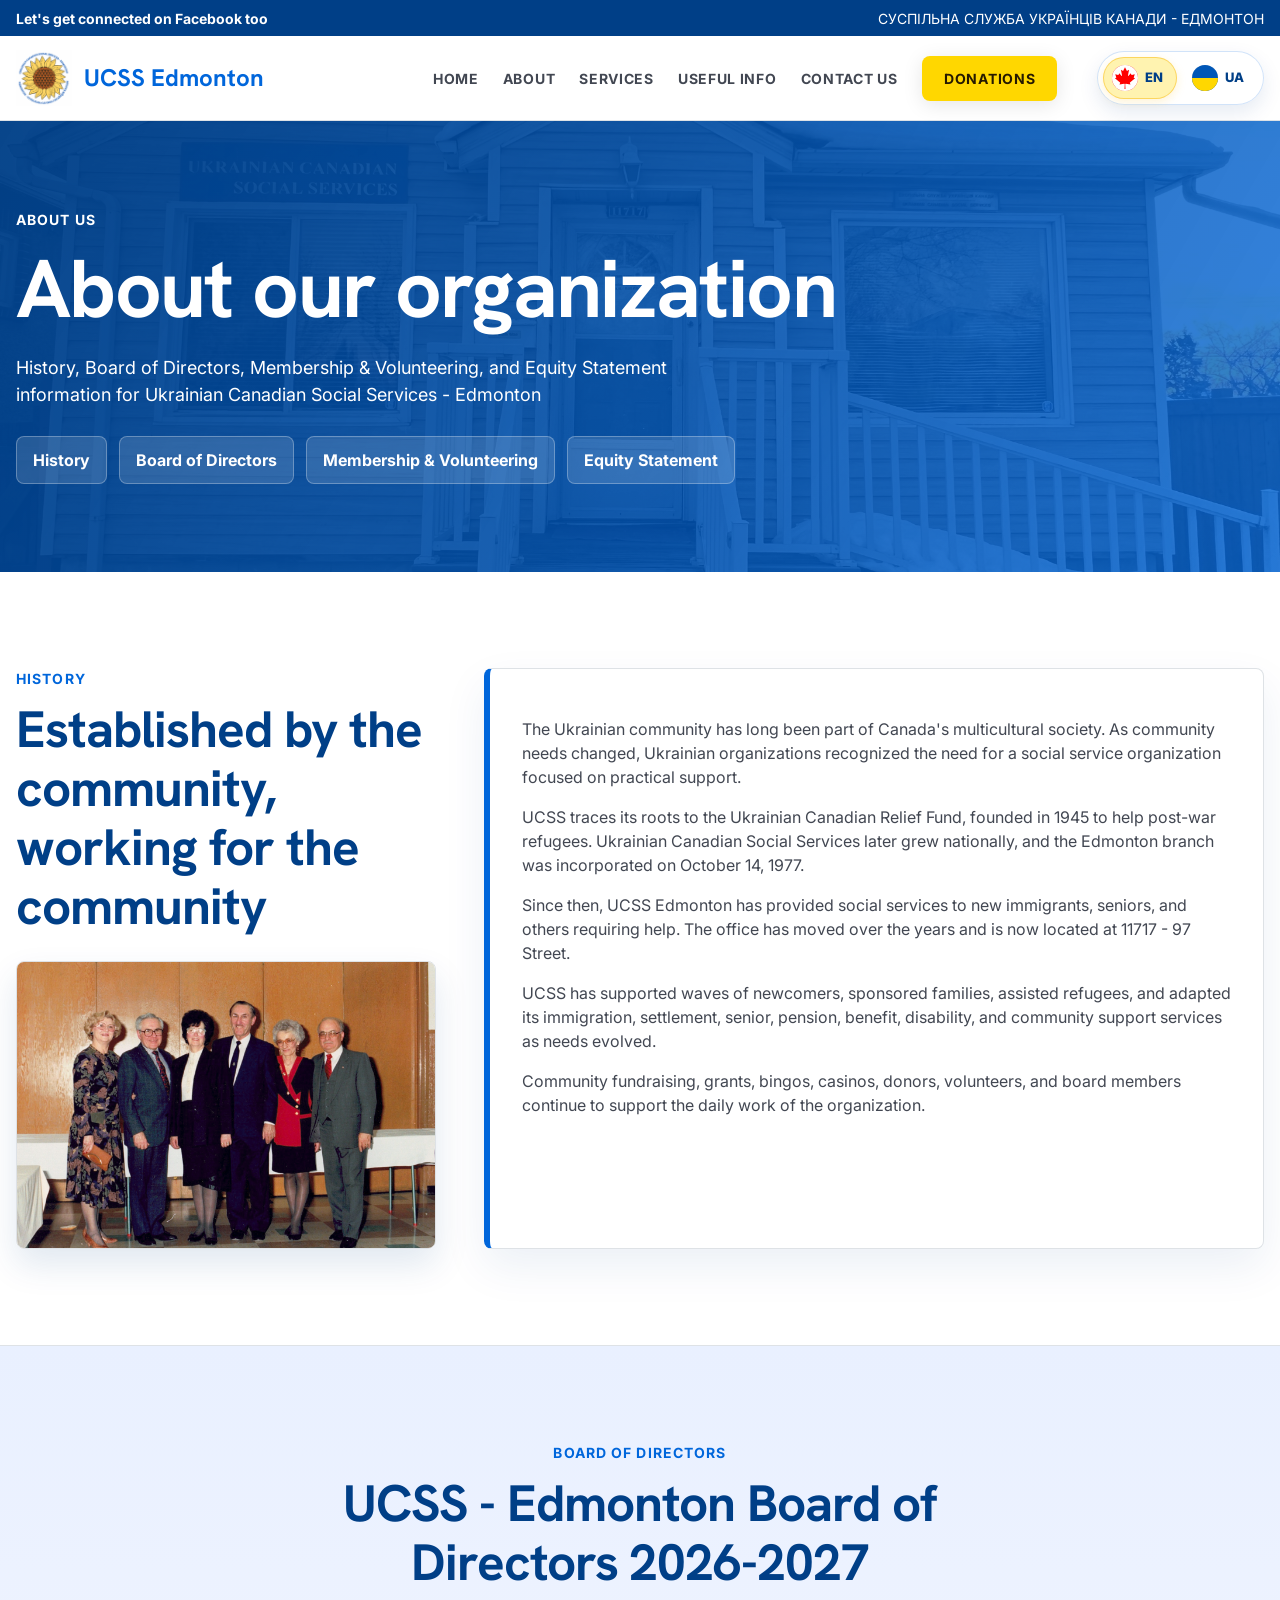
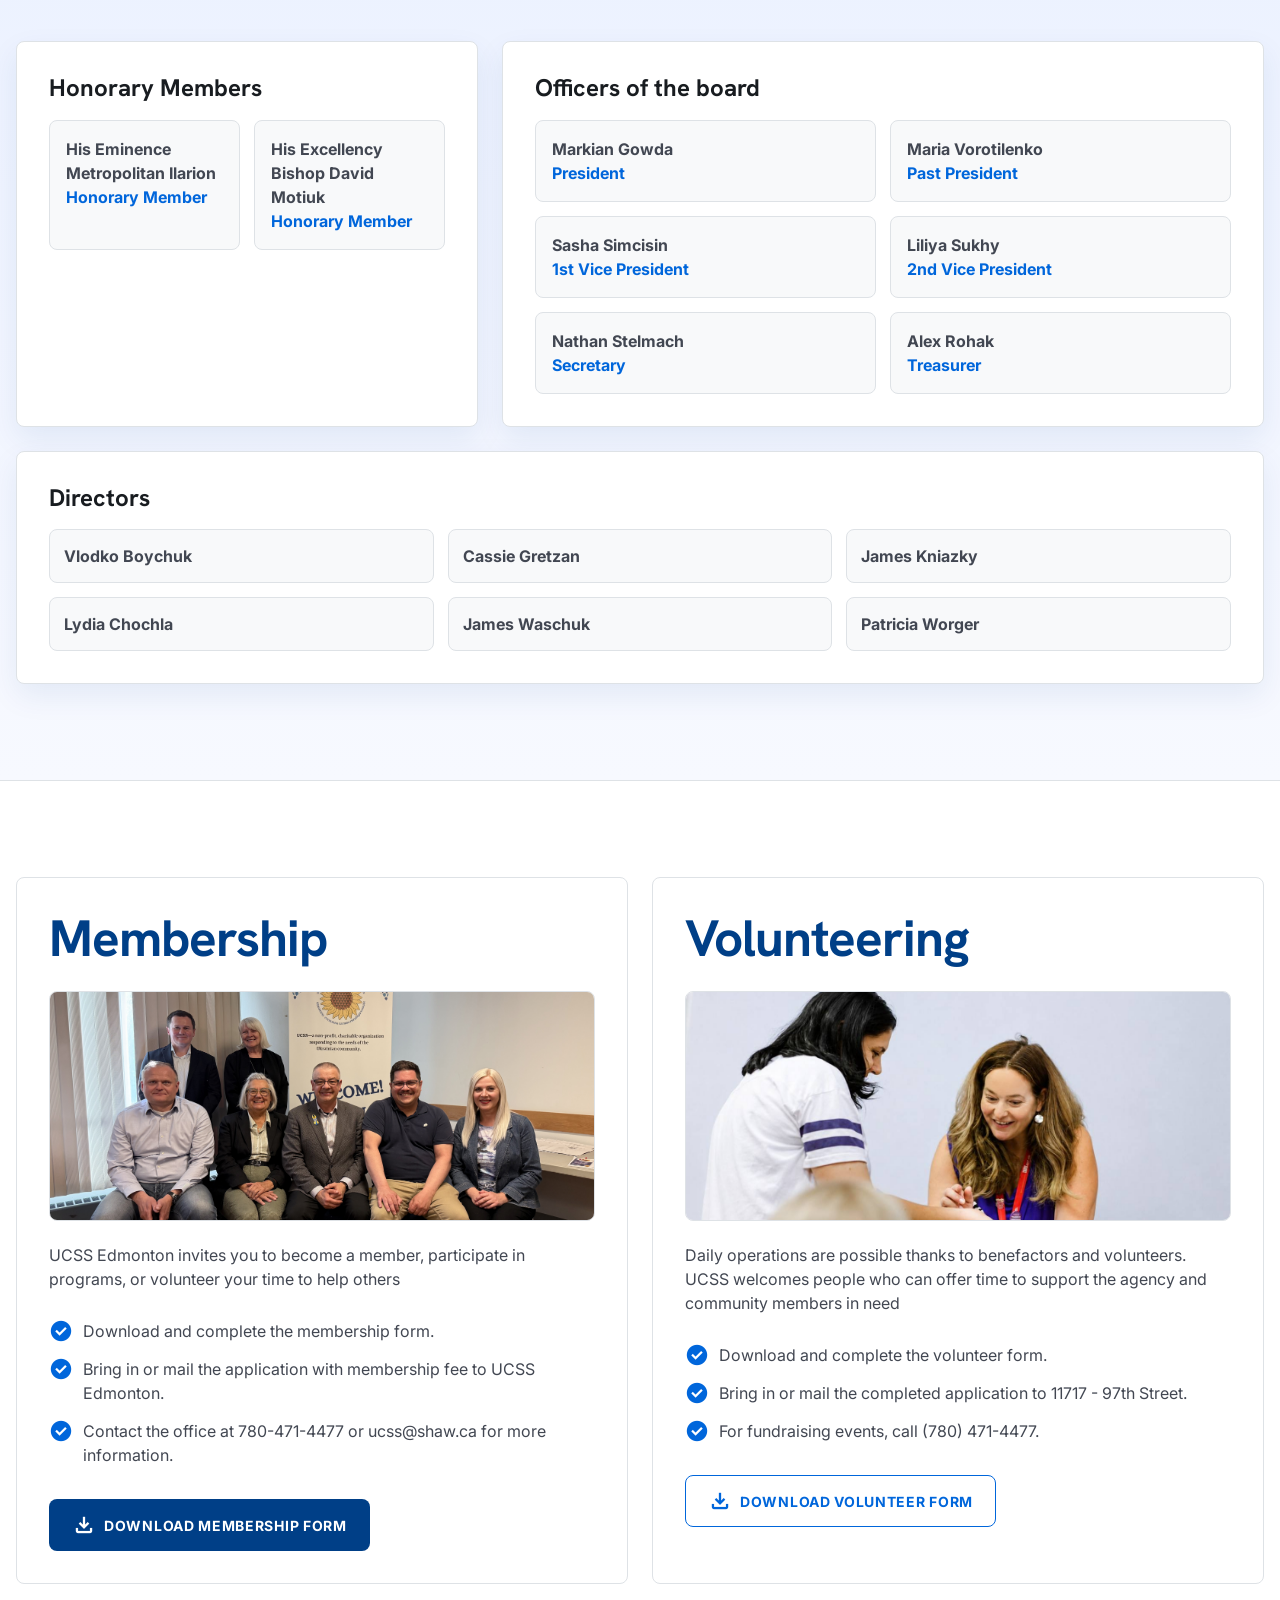
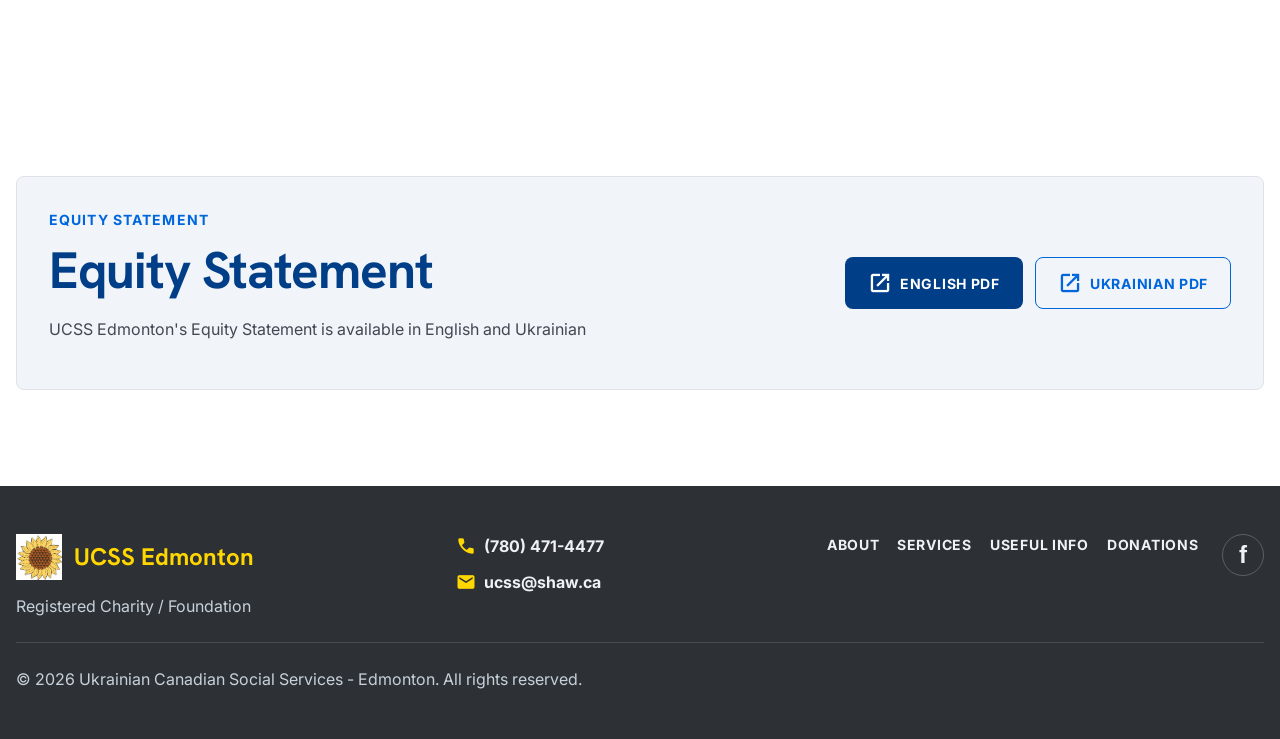
<file: about.html>
<!DOCTYPE html>
<html lang="en">
    <head>
        <meta charset="UTF-8">
        <meta name="viewport" content="width=device-width, initial-scale=1.0">
        <title>Redirecting...</title>
        <meta name="robots" content="noindex,follow">
        <link rel="canonical" href="https://ucssedmonton.ca/about/">
        <script>
            const target = window.location.protocol === 'file:' ? 'about/index.html' : 'about/';
            window.location.replace(target + window.location.search + window.location.hash);
        </script>
    </head>
    <body>
        <p>
            Redirecting to <a href="about/">about/</a>.
        </p>
    </body>
</html>
</file>
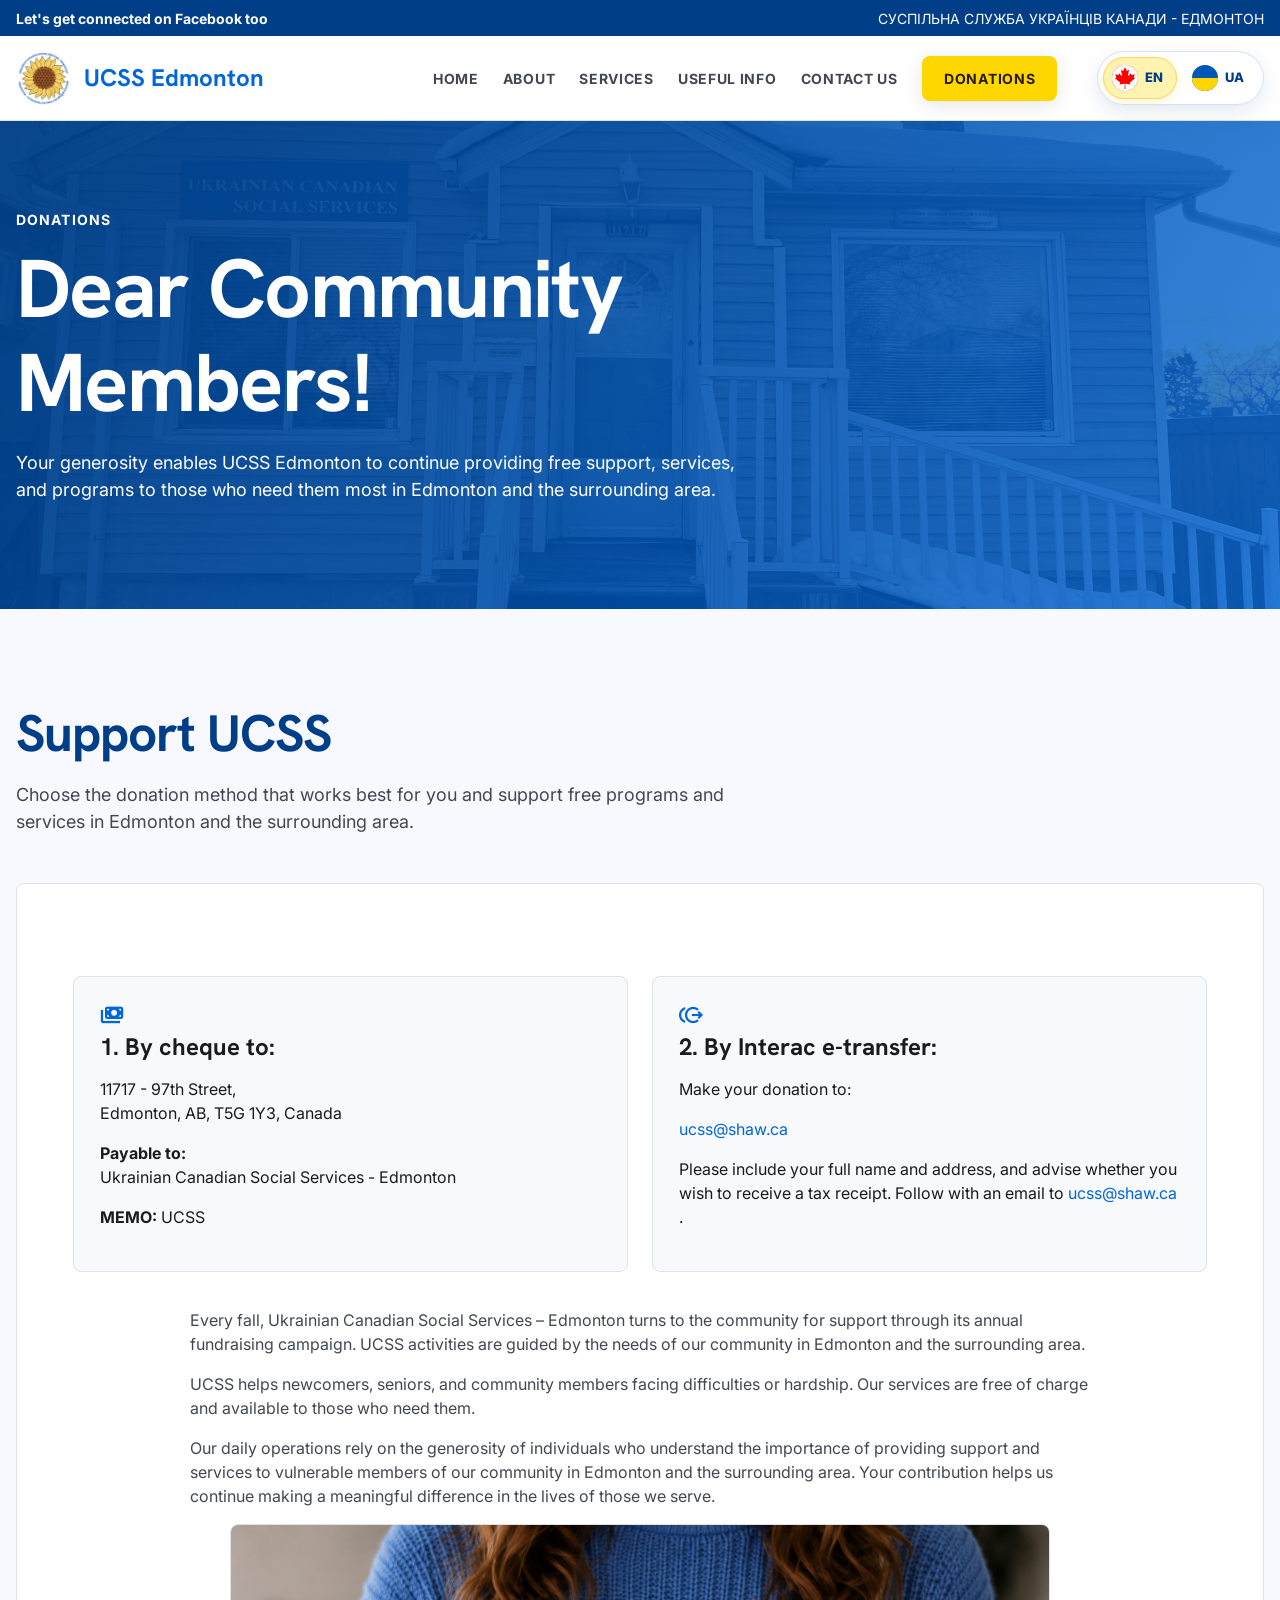
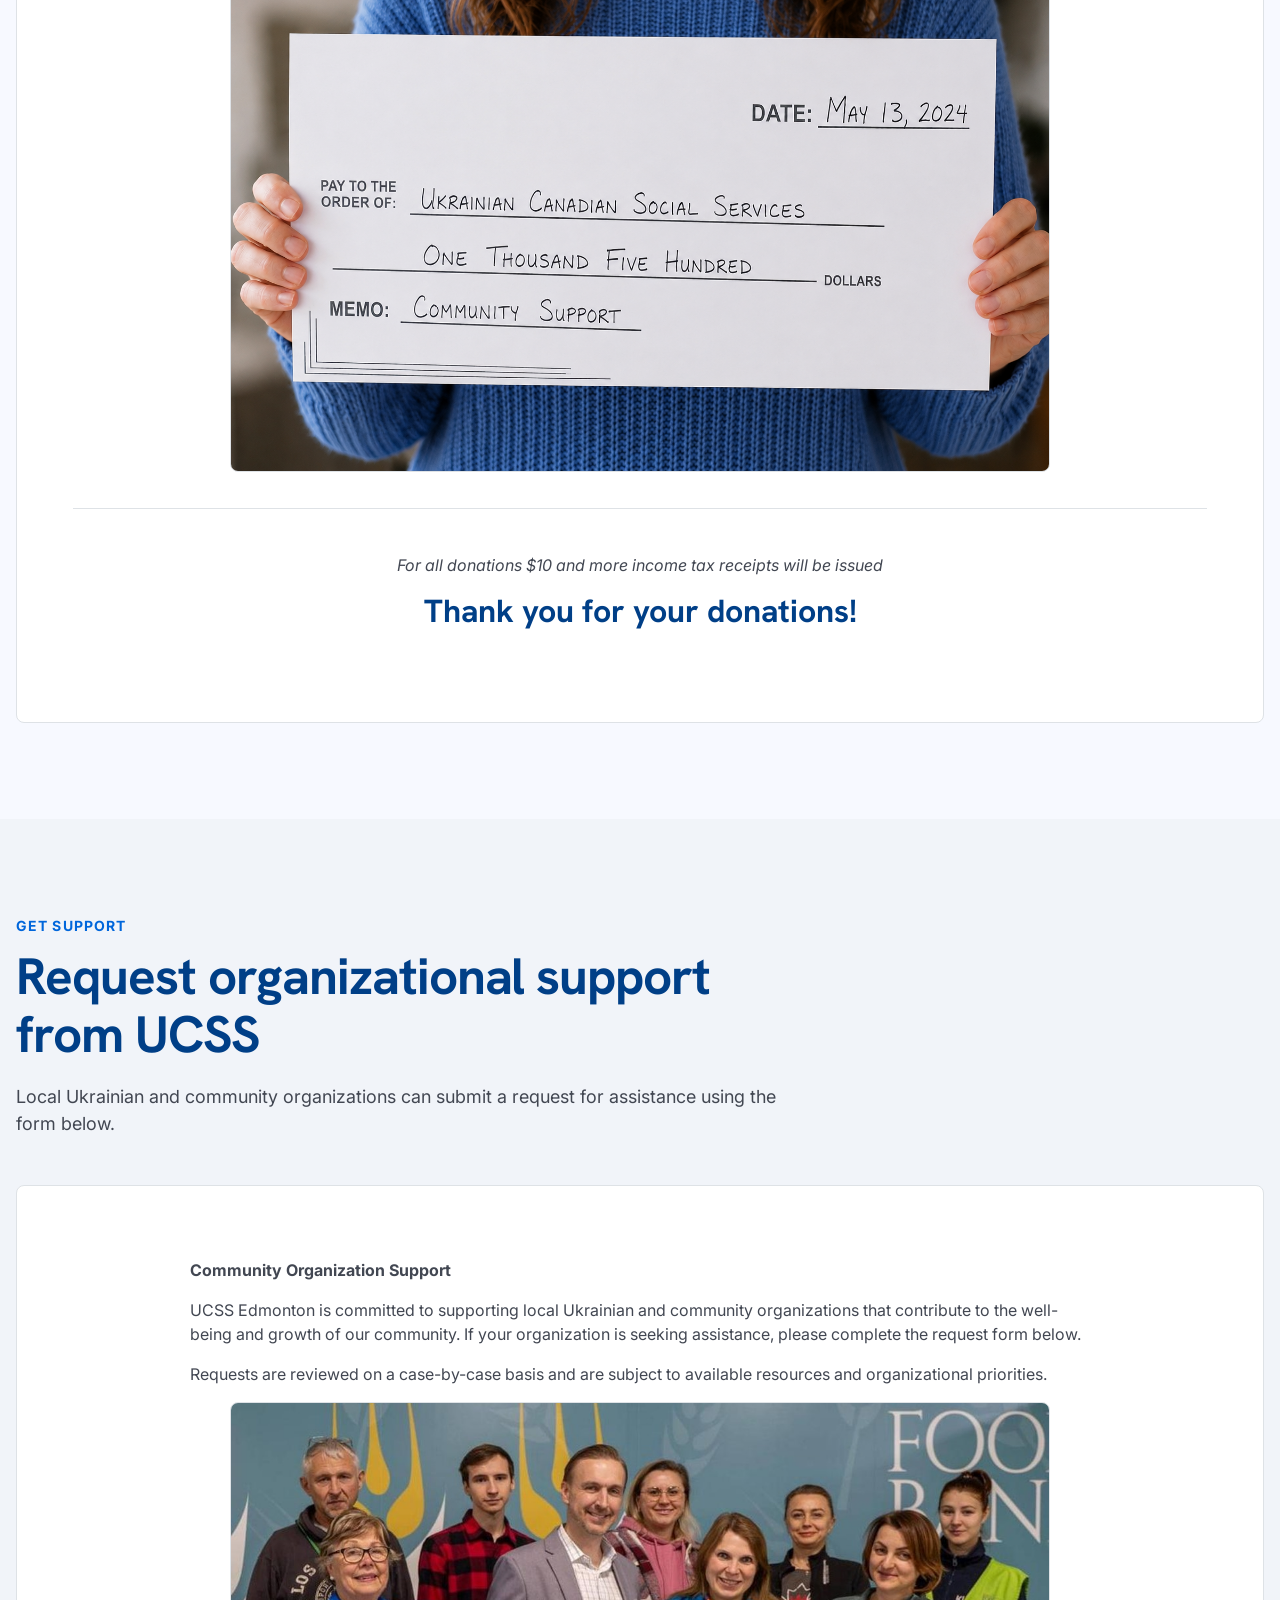
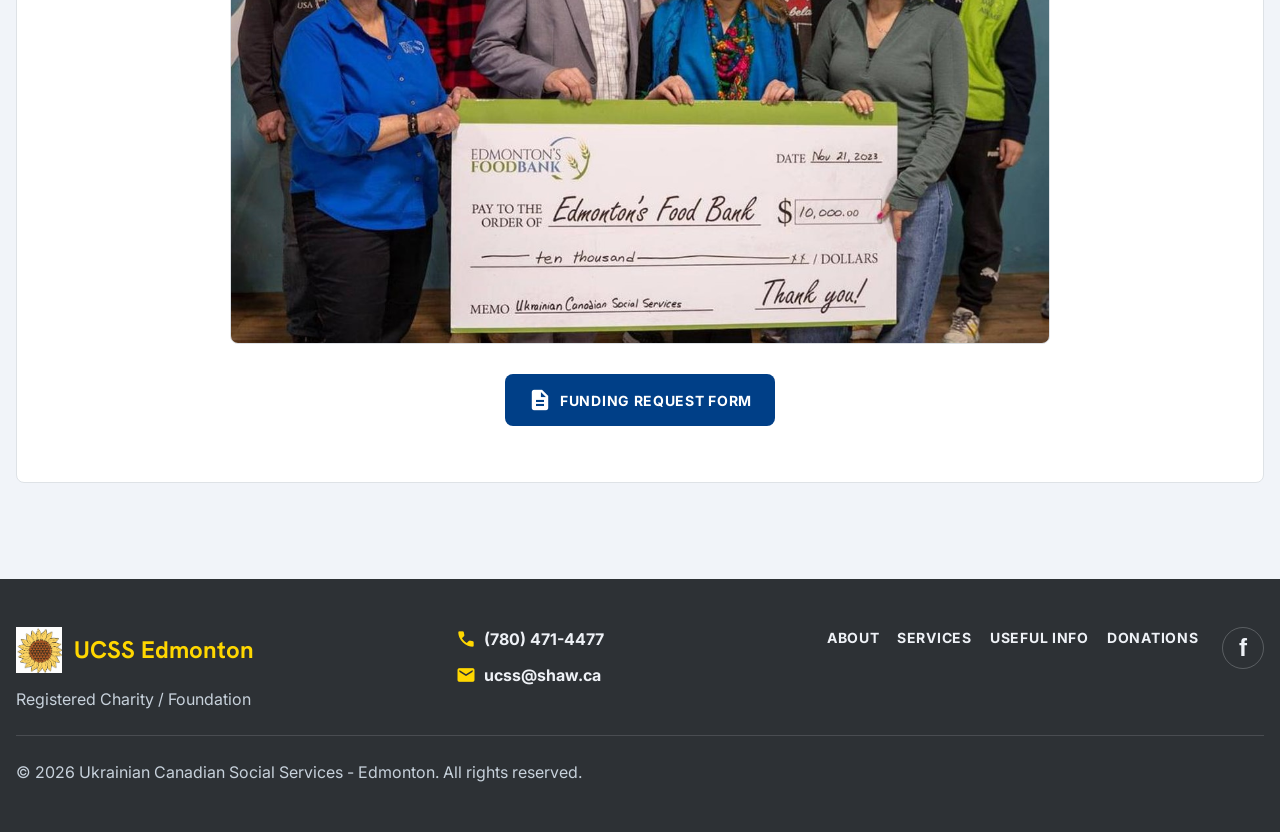
<file: donations.html>
<!DOCTYPE html>
<html lang="en">
    <head>
        <meta charset="UTF-8">
        <meta name="viewport" content="width=device-width, initial-scale=1.0">
        <title>Redirecting...</title>
        <meta name="robots" content="noindex,follow">
        <link rel="canonical" href="https://ucssedmonton.ca/donations/">
        <script>
            const target = window.location.protocol === 'file:' ? 'donations/index.html' : 'donations/';
            window.location.replace(target + window.location.search + window.location.hash);
        </script>
    </head>
    <body>
        <p>
            Redirecting to <a href="donations/">donations/</a>.
        </p>
    </body>
</html>
</file>
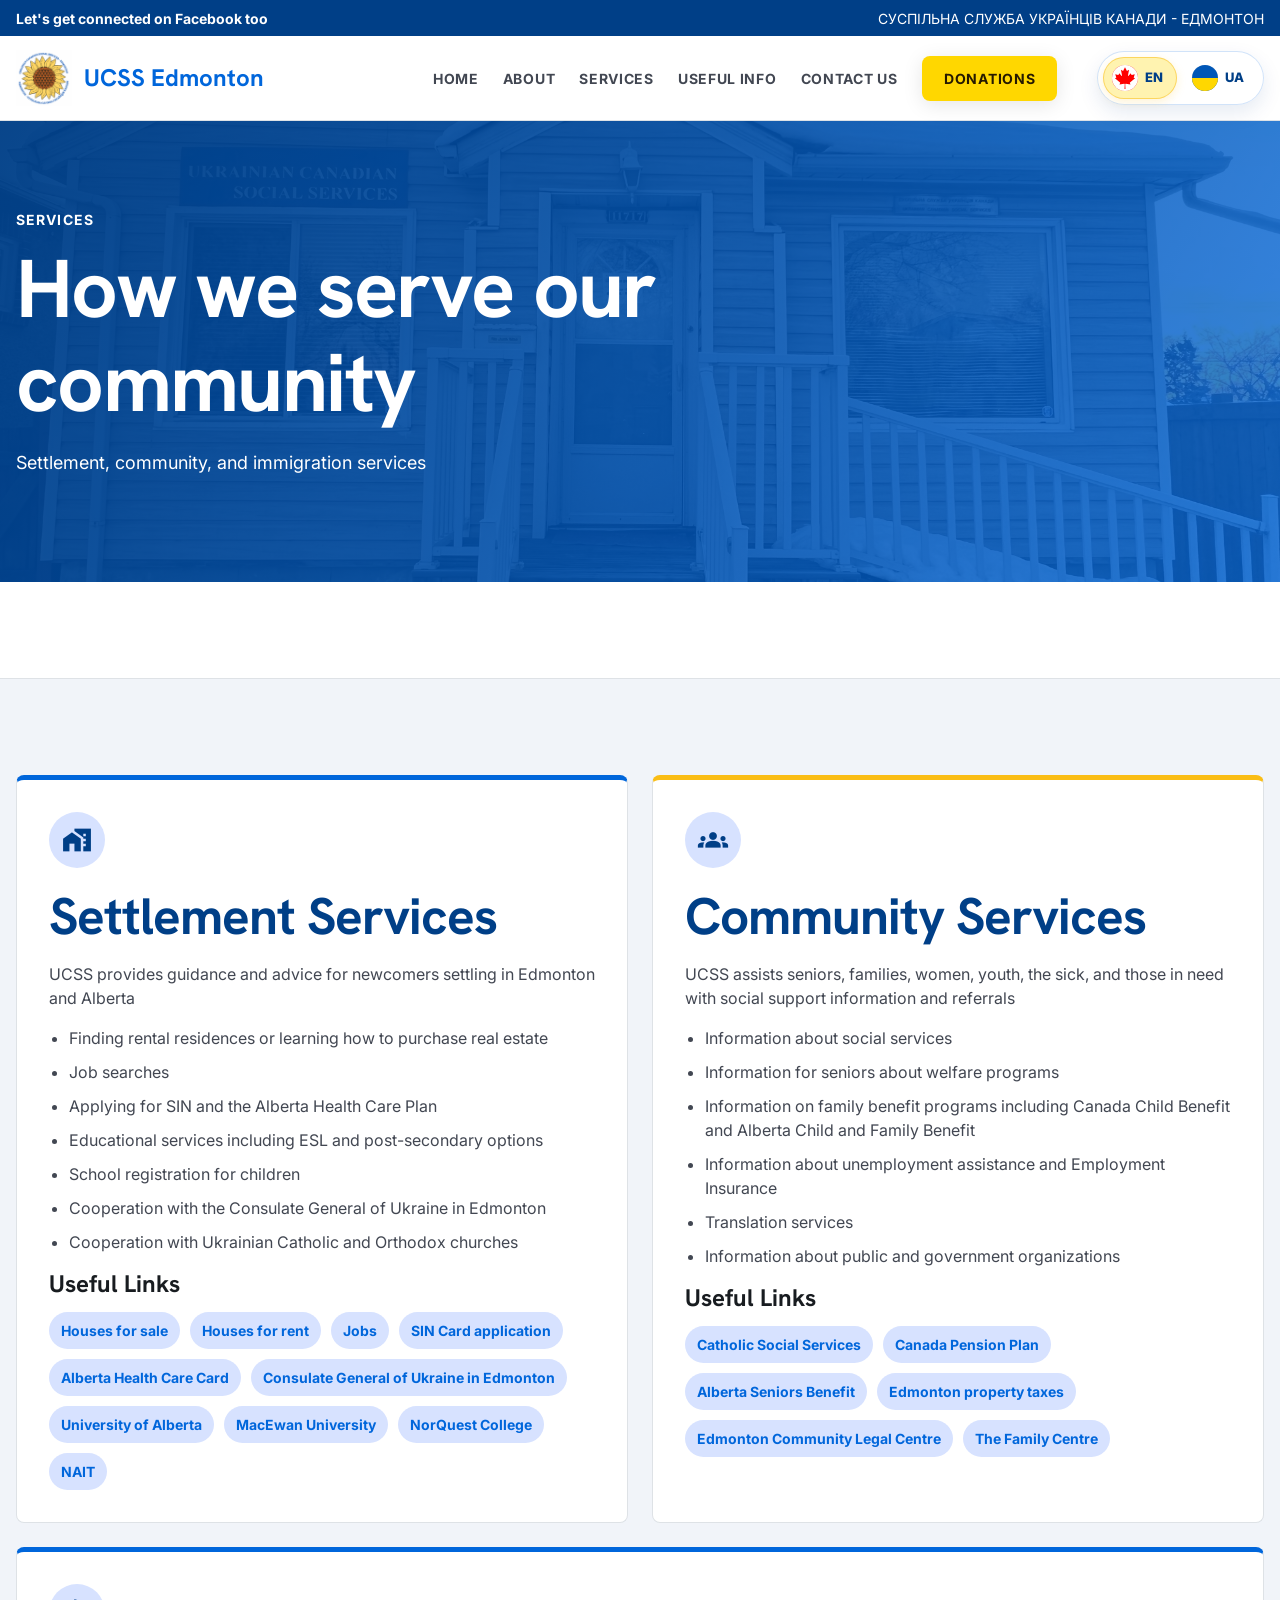
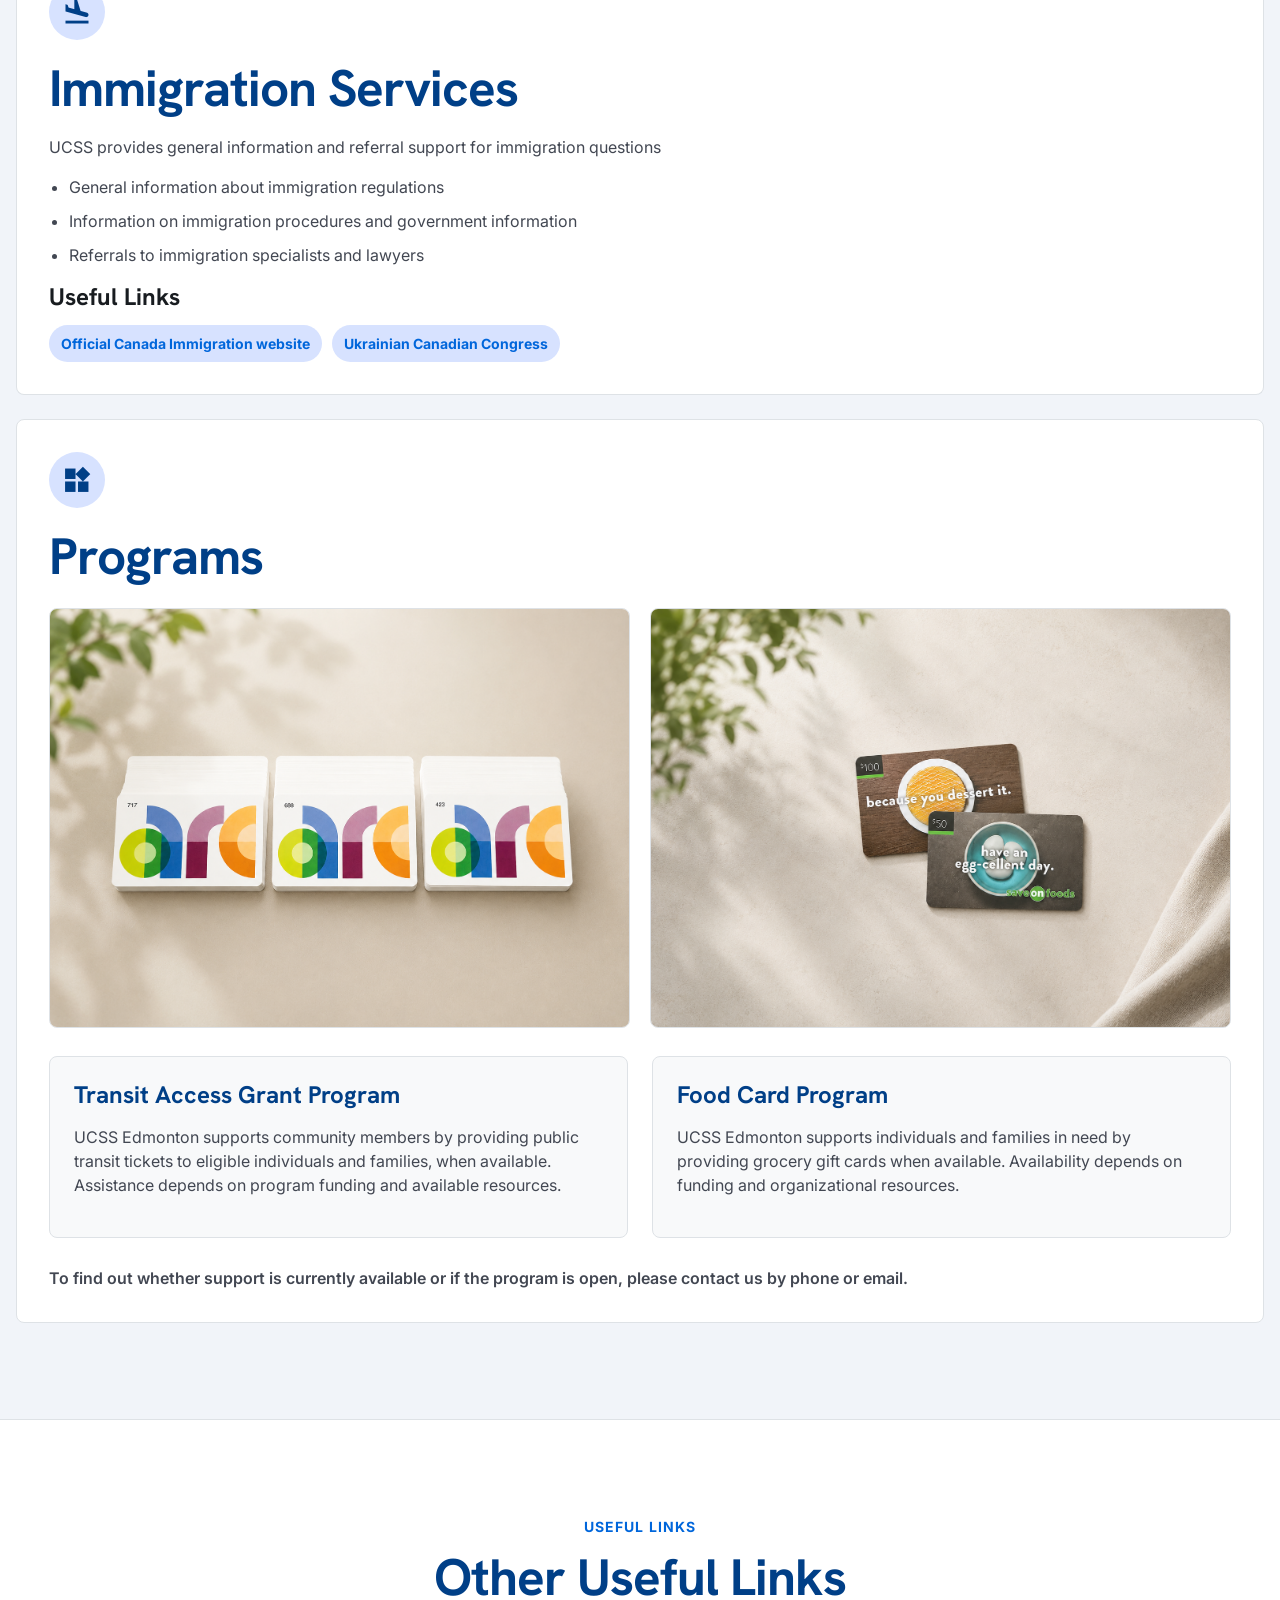
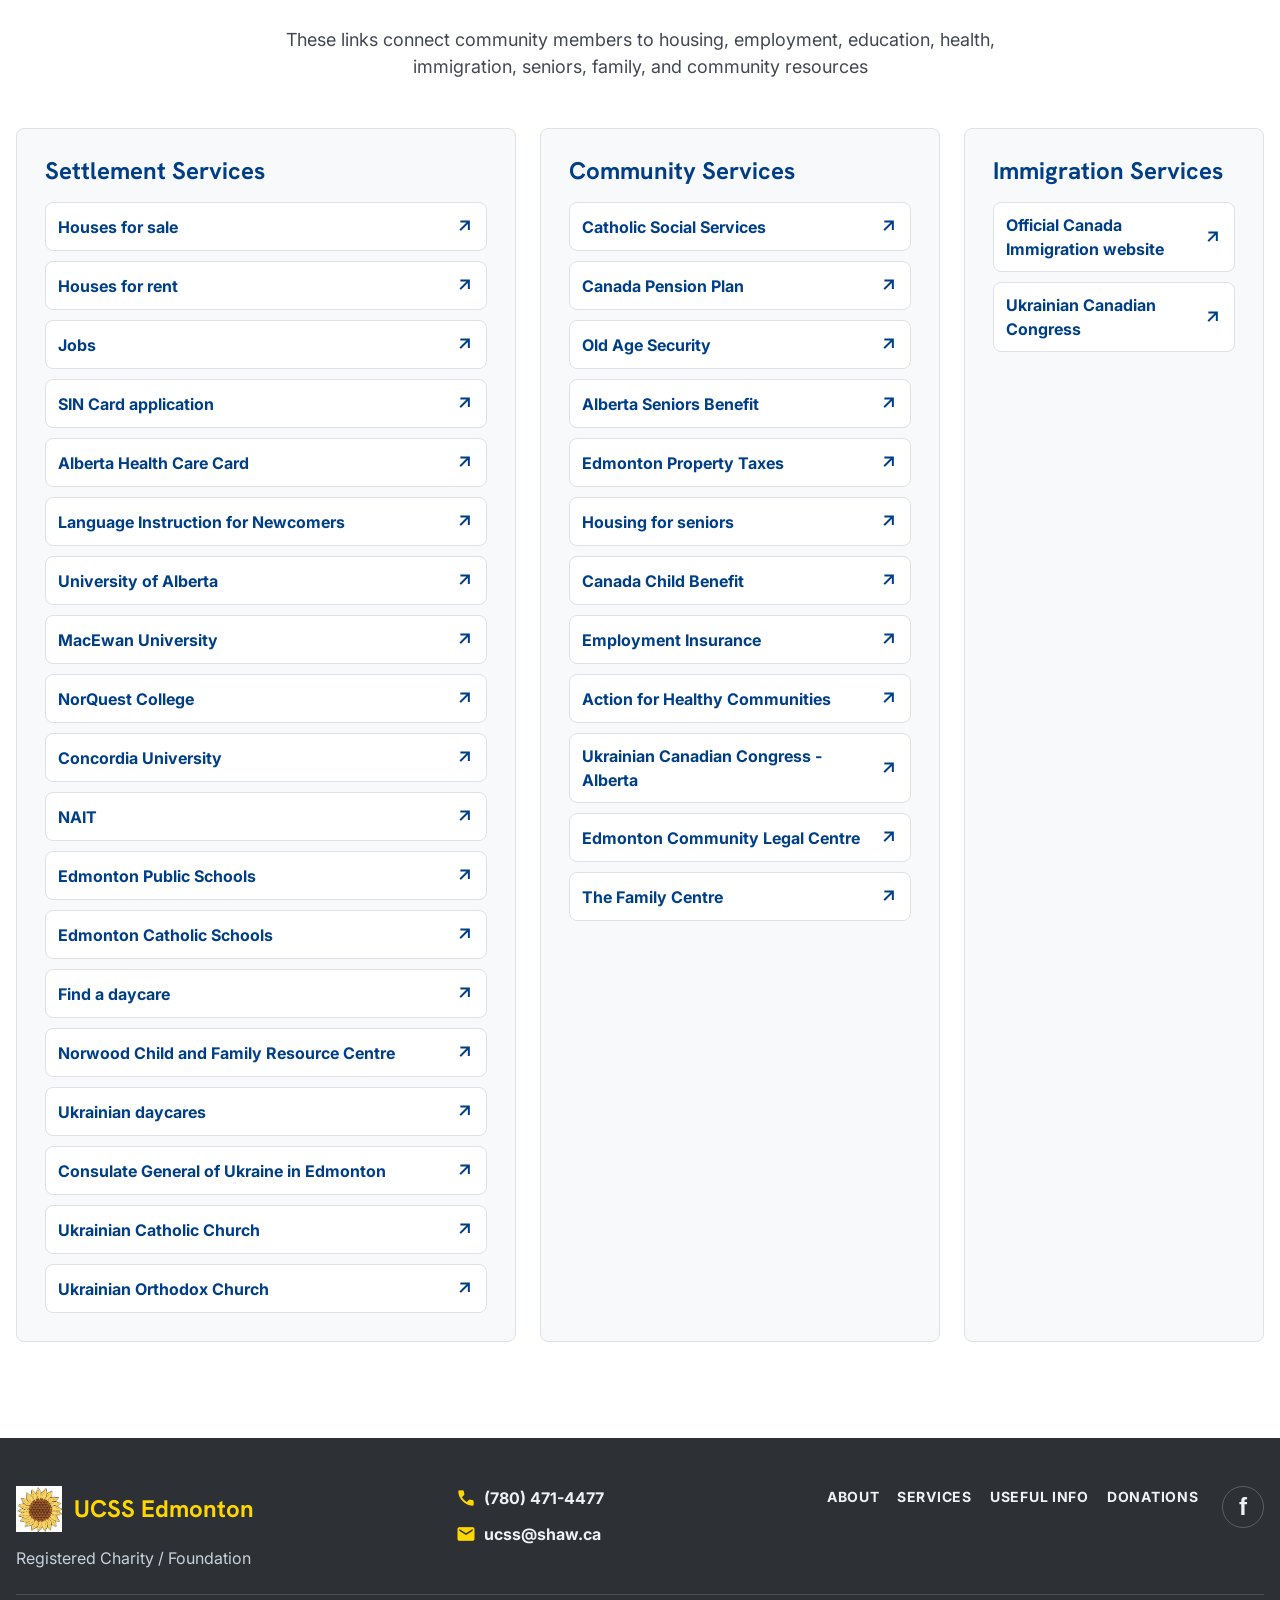
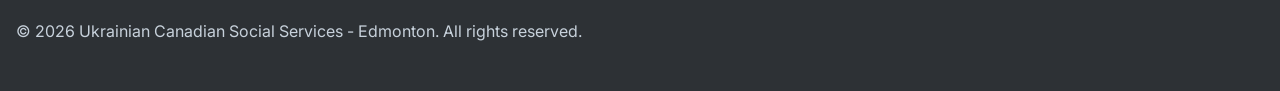
<file: services.html>
<!DOCTYPE html>
<html lang="en">
    <head>
        <meta charset="UTF-8">
        <meta name="viewport" content="width=device-width, initial-scale=1.0">
        <title>Redirecting...</title>
        <meta name="robots" content="noindex,follow">
        <link rel="canonical" href="https://ucssedmonton.ca/services/">
        <script>
            const target = window.location.protocol === 'file:' ? 'services/index.html' : 'services/';
            window.location.replace(target + window.location.search + window.location.hash);
        </script>
    </head>
    <body>
        <p>
            Redirecting to <a href="services/">services/</a>.
        </p>
    </body>
</html>
</file>
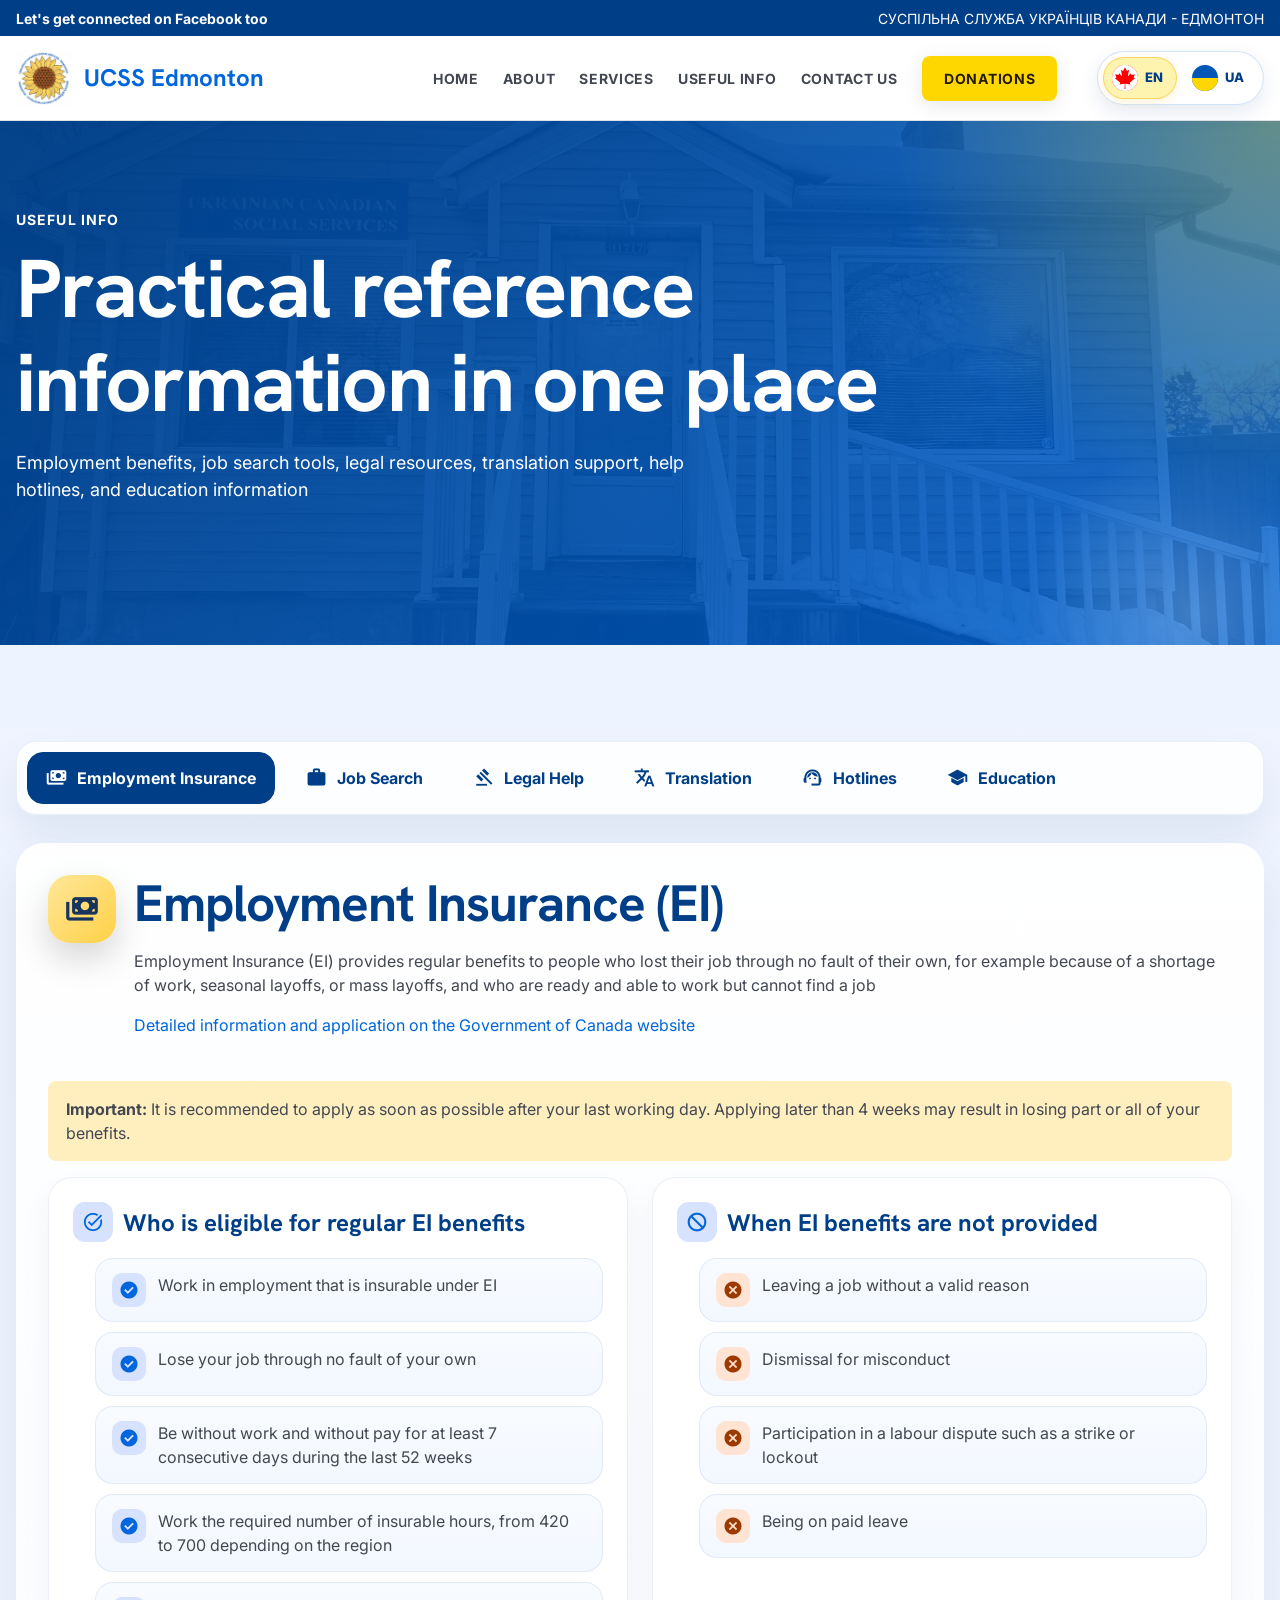
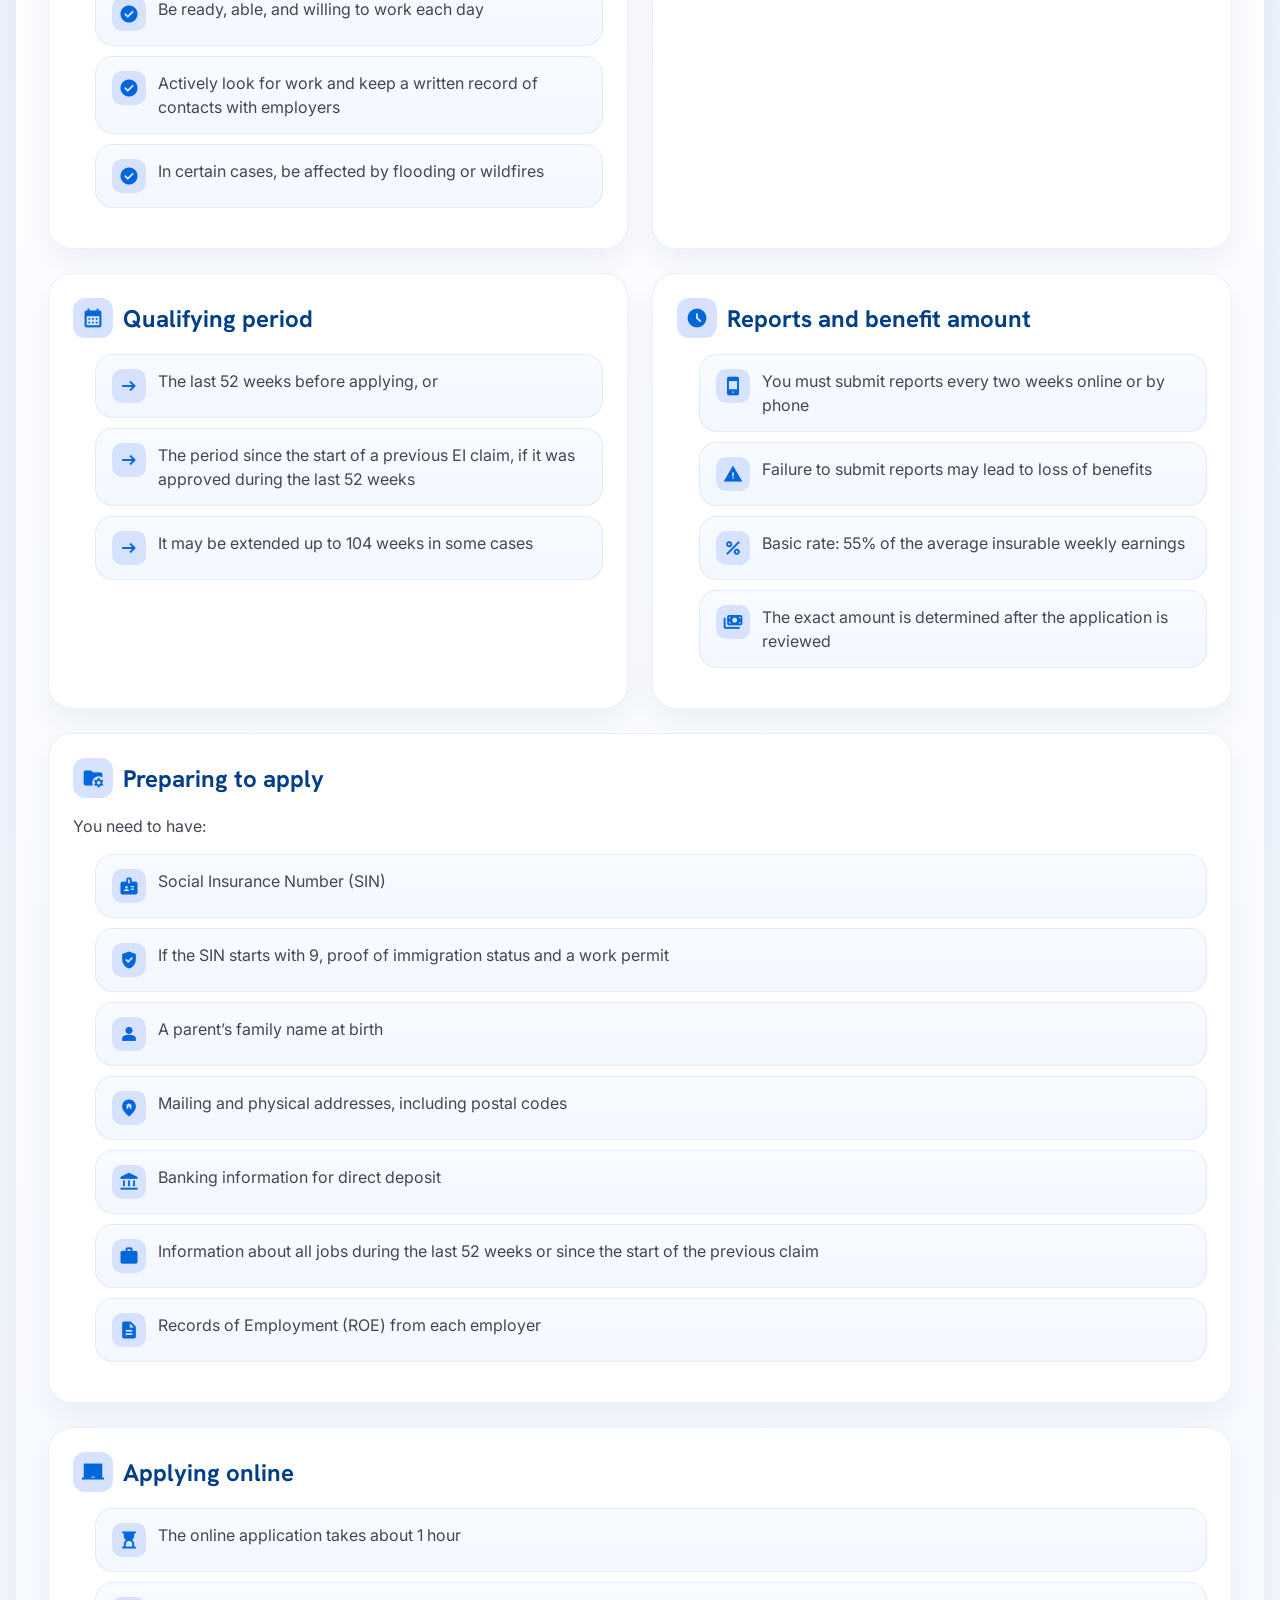
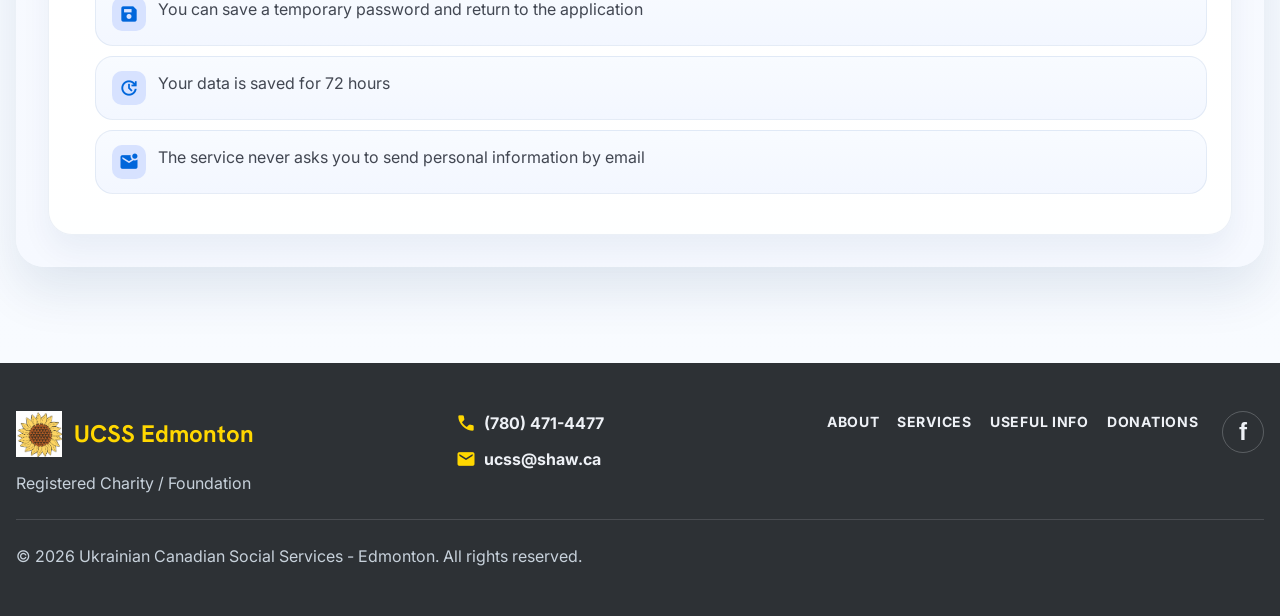
<file: useful-info.html>
<!DOCTYPE html>
<html lang="en">
    <head>
        <meta charset="UTF-8">
        <meta name="viewport" content="width=device-width, initial-scale=1.0">
        <title>Redirecting...</title>
        <meta name="robots" content="noindex,follow">
        <link rel="canonical" href="https://ucssedmonton.ca/useful-info/">
        <script>
            const target = window.location.protocol === 'file:' ? 'useful-info/index.html' : 'useful-info/';
            window.location.replace(target + window.location.search + window.location.hash);
        </script>
    </head>
    <body>
        <p>
            Redirecting to <a href="useful-info/">useful-info/</a>.
        </p>
    </body>
</html>
</file>
<file: css/style.css>
:root {
    --primary: #003f87;
    --primary-bright: #0066db;
    --primary-soft: #d7e2ff;
    --gold: #ffd700;
    --gold-dim: #fabd15;
    --surface: #f7f9ff;
    --surface-lowest: #ffffff;
    --surface-low: #f1f4f9;
    --surface-card: #f8f9fa;
    --border: #dee2e6;
    --text: #181c20;
    --muted: #424752;
    --inverse: #ffffff;
    --shadow: 0 4px 20px rgba(0, 0, 0, 0.1);
    --radius: 8px;
    --container: 1280px;
}

* { box-sizing: border-box; }
html { scroll-behavior: smooth; }
body { margin: 0; color: var(--text); background: var(--surface); font-family: Inter, Arial, sans-serif; font-size: 16px; line-height: 1.5; }
body.menu-open { overflow: hidden; }
site-header, site-footer { display: block; }
site-header { position: sticky; top: 0; z-index: 20; }
img { display: block; max-width: 100%; }
a { color: inherit; text-decoration: none; }
button, input, textarea { font: inherit; }
.material-symbols-outlined { font-variation-settings: "FILL" 1, "wght" 500, "GRAD" 0, "opsz" 24; }
.container { width: min(100% - 32px, var(--container)); margin-inline: auto; }

.top-strip { background: var(--primary); color: var(--inverse); font-size: 14px; }
.top-strip__inner { min-height: 36px; display: flex; align-items: center; justify-content: space-between; gap: 16px; }
.top-strip a { font-weight: 700; }
.site-header { background: var(--surface-lowest); border-bottom: 1px solid var(--border); }
.nav-shell { min-height: 84px; display: flex; align-items: center; justify-content: space-between; gap: 24px; }
.brand { display: inline-flex; align-items: center; gap: 12px; color: var(--primary-bright); font-family: "Hanken Grotesk", Inter, sans-serif; font-size: 24px; font-weight: 700; line-height: 1.1; }
.brand img { width: 56px; height: 56px; object-fit: contain; }
.main-nav { display: flex; align-items: center; gap: 24px; }
.main-nav a { color: var(--muted); font-size: 14px; font-weight: 700; letter-spacing: 0.05em; text-transform: uppercase; }
.main-nav a:hover, .main-nav a:focus-visible { color: var(--primary-bright); }
.nav-donate { padding: 12px 22px; color: #261a00 !important; background: var(--gold); border-radius: var(--radius); box-shadow: var(--shadow); }
.menu-toggle { display: none; width: 44px; height: 44px; align-items: center; justify-content: center; flex-direction: column; gap: 5px; background: transparent; border: 1px solid var(--border); border-radius: var(--radius); }
.menu-toggle span { width: 22px; height: 2px; background: var(--primary); transition: transform 0.2s ease, opacity 0.2s ease; }

.hero { position: relative; min-height: 760px; display: grid; place-items: center; overflow: hidden; color: var(--inverse); }
.hero__image, .hero__overlay { position: absolute; inset: 0; width: 100%; height: 100%; }
.hero__image { object-fit: cover; }
.hero__overlay { background: linear-gradient(90deg, rgba(0, 31, 67, 0.78), rgba(0, 63, 135, 0.36)); }
.hero__content { position: relative; z-index: 1; padding-block: 96px; }
.eyebrow { margin: 0 0 12px; color: var(--primary-bright); font-size: 14px; font-weight: 700; letter-spacing: 0.08em; text-transform: uppercase; }
.hero .eyebrow { color: var(--gold); }
h1, h2, h3 { margin: 0; font-family: "Hanken Grotesk", Inter, sans-serif; line-height: 1.15; }
h1 { max-width: 820px; font-size: clamp(44px, 7vw, 82px); letter-spacing: -0.02em; }
h2 { color: var(--primary); font-size: clamp(34px, 4vw, 52px); letter-spacing: -0.02em; }
h3 { font-size: 24px; }
.hero__lead { max-width: 720px; margin: 24px 0 36px; font-size: 18px; line-height: 1.65; }
.button-row { display: flex; flex-wrap: wrap; gap: 14px; }
.btn { display: inline-flex; align-items: center; justify-content: center; gap: 8px; min-height: 48px; padding: 13px 22px; border: 1px solid transparent; border-radius: var(--radius); cursor: pointer; font-size: 14px; font-weight: 700; letter-spacing: 0.05em; text-transform: uppercase; transition: background-color 0.2s ease, color 0.2s ease, border-color 0.2s ease, transform 0.2s ease; }
.btn:hover, .btn:focus-visible { transform: translateY(-1px); }
.btn--gold { background: var(--gold); color: #261a00; box-shadow: var(--shadow); }
.btn--gold:hover { background: var(--gold-dim); }
.btn--light { background: var(--surface-lowest); color: var(--primary-bright); }
.btn--primary { background: var(--primary); color: var(--inverse); }
.btn--outline { border-color: var(--primary-bright); color: var(--primary-bright); background: transparent; }

.section { padding-block: 96px; }
.section--surface { background: var(--surface-low); }
.section-heading { max-width: 760px; margin: 0 auto 48px; text-align: center; }
.section-heading--left { margin-inline: 0; text-align: left; }
.section-heading p:last-child { color: var(--muted); font-size: 18px; }
.about-grid { display: grid; grid-template-columns: minmax(0, 1.6fr) minmax(280px, 0.9fr); gap: 24px; }
.story-card, .action-card, .donation-panel, .contact-form, .feature-link, .service-card, .person-card { background: var(--surface-lowest); border: 1px solid var(--border); border-radius: var(--radius); }
.story-card { display: grid; grid-template-columns: 1.05fr 0.95fr; gap: 28px; align-items: center; padding: 32px; }
.story-card p, .action-card p, .service-card p, .person-card p, .donation-copy p { color: var(--muted); }
.story-card img { width: 100%; border-radius: var(--radius); aspect-ratio: 16 / 10; object-fit: cover; }
.about-links { display: grid; gap: 16px; }
.feature-link { display: grid; grid-template-columns: auto 1fr; gap: 6px 14px; padding: 24px; }
.feature-link .material-symbols-outlined { grid-row: span 2; color: var(--primary-bright); }
.feature-link small { color: var(--muted); }
.board-grid { display: grid; grid-template-columns: repeat(4, 1fr); gap: 24px; }
.person-card { padding: 28px; text-align: center; }
.person-card .material-symbols-outlined { display: inline-grid; width: 88px; height: 88px; margin-bottom: 18px; place-items: center; color: var(--primary-bright); background: var(--primary-soft); border-radius: 999px; font-size: 46px; }
.two-column { display: grid; grid-template-columns: repeat(2, minmax(0, 1fr)); gap: 24px; }
.action-card { padding: 32px; }
.action-card--image { display: grid; grid-template-columns: 0.9fr 1fr; gap: 24px; align-items: center; }
.action-card--image img { height: 100%; min-height: 260px; border-radius: var(--radius); object-fit: cover; }
.check-list { display: grid; gap: 14px; padding: 0; margin: 28px 0; list-style: none; }
.check-list li { display: flex; gap: 10px; color: var(--muted); }
.check-list .material-symbols-outlined { color: var(--primary-bright); }
.services-grid { display: grid; grid-template-columns: repeat(3, 1fr); gap: 24px; }
.service-card { position: relative; min-height: 310px; padding: 30px; }
.service-card--wide, .service-card--blue { grid-column: span 2; }
.service-card--blue { color: var(--inverse); background: var(--primary-bright); overflow: hidden; }
.service-card--blue h3, .service-card--blue p { color: var(--inverse); }
.service-card--blue::after { content: "forum"; position: absolute; right: -10px; bottom: -36px; color: rgba(255, 255, 255, 0.13); font-family: "Material Symbols Outlined"; font-size: 160px; font-variation-settings: "FILL" 1; }
.card-icon { display: inline-grid; width: 50px; height: 50px; margin-bottom: 20px; place-items: center; color: var(--primary); background: var(--primary-soft); border-radius: 999px; }
.card-icon--gold { color: #5c4300; background: #ffdf9f; }
.chip { display: inline-flex; margin-left: 10px; padding: 5px 10px; color: var(--primary); background: var(--primary-soft); border-radius: 999px; font-size: 12px; font-weight: 700; letter-spacing: 0.08em; text-transform: uppercase; }
.chip--gold { color: #5c4300; background: #ffdf9f; }
.donations { background: var(--surface); }
.donation-panel { padding: clamp(28px, 5vw, 56px); }
.donation-copy { max-width: 900px; margin-inline: auto; }
.donation-methods { display: grid; grid-template-columns: repeat(2, 1fr); gap: 24px; margin: 36px 0; }
.donation-methods article { padding: 26px; background: var(--surface-card); border: 1px solid var(--border); border-radius: var(--radius); }
.donation-methods .material-symbols-outlined, .donation-methods a { color: var(--primary-bright); }
.receipt-note { margin: 36px 0; padding-top: 28px; border-top: 1px solid var(--border); text-align: center; }
.receipt-note p { color: var(--muted); font-style: italic; }
.receipt-note h3 { color: var(--primary); font-size: 32px; }
.donation-panel > img { width: min(100%, 820px); margin-inline: auto; border-radius: var(--radius); border: 1px solid var(--border); }
.contact-section { background: var(--surface-low); }
.contact-grid { display: grid; grid-template-columns: 1fr 0.85fr; gap: 48px; }
.contact-list { display: grid; gap: 18px; margin: 32px 0; }
.contact-list div { padding-bottom: 16px; border-bottom: 1px solid var(--border); }
.contact-list dt { color: var(--primary); font-weight: 700; }
.contact-list dd { margin: 4px 0 0; color: var(--muted); }
iframe { width: 100%; min-height: 320px; border: 1px solid var(--border); border-radius: var(--radius); }
.contact-form { align-self: start; display: grid; gap: 10px; padding: 32px; }
.contact-form h3 { color: var(--primary); }
.contact-form label { margin-top: 10px; font-weight: 700; }
.contact-form input, .contact-form textarea { width: 100%; padding: 12px 14px; border: 1px solid var(--border); border-radius: var(--radius); background: var(--surface-lowest); }
.contact-form input:focus, .contact-form textarea:focus { outline: 3px solid rgba(0, 102, 219, 0.18); border-color: var(--primary-bright); }
.contact-form textarea { min-height: 150px; resize: vertical; }
.contact-form__botcheck { position: absolute; left: -9999px; opacity: 0; pointer-events: none; }
.contact-form__status { min-height: 24px; margin: 4px 0 0; font-weight: 600; }
.contact-form__status.is-success { color: #1f7a3d; }
.contact-form__status.is-error { color: #b42318; }
.contact-form button[disabled] { opacity: 0.7; cursor: wait; }
.site-footer { background: #2d3135; color: #eef1f6; padding-block: 48px; }
.footer-grid { display: grid; grid-template-columns: 1fr auto 1fr; gap: 24px; align-items: center; }
.brand--footer { color: var(--gold); }
.brand--footer img { width: 46px; height: 46px; }
.site-footer nav { display: flex; flex-wrap: wrap; justify-content: center; gap: 18px; font-size: 14px; font-weight: 700; letter-spacing: 0.05em; text-transform: uppercase; }
.site-footer p { margin: 8px 0 0; color: #c7d1db; }
.footer-grid > p { margin: 0; text-align: right; }

@media (max-width: 1080px) {
    .board-grid, .services-grid { grid-template-columns: repeat(2, 1fr); }
    .service-card--wide, .service-card--blue { grid-column: span 1; }
    .about-grid, .story-card, .contact-grid { grid-template-columns: 1fr; }
}
@media (max-width: 820px) {
    .top-strip { display: none; }
    .nav-shell { min-height: 72px; }
    .brand { font-size: 20px; }
    .brand img { width: 44px; height: 44px; }
    .menu-toggle { display: inline-flex; position: relative; z-index: 31; }
    .menu-open .menu-toggle span:nth-child(1) { transform: translateY(7px) rotate(45deg); }
    .menu-open .menu-toggle span:nth-child(2) { opacity: 0; }
    .menu-open .menu-toggle span:nth-child(3) { transform: translateY(-7px) rotate(-45deg); }
    .main-nav { position: fixed; inset: 72px 0 auto; z-index: 30; display: none; padding: 24px 16px 32px; flex-direction: column; align-items: stretch; background: var(--surface-lowest); border-bottom: 1px solid var(--border); box-shadow: var(--shadow); }
    .menu-open .main-nav { display: flex; }
    .main-nav a { padding: 12px; }
    .hero { min-height: 660px; }
    .section { padding-block: 72px; }
    .two-column, .donation-methods, .footer-grid { grid-template-columns: 1fr; }
    .action-card--image { grid-template-columns: 1fr; }
    .footer-grid, .footer-grid > p { text-align: center; }
}
@media (max-width: 620px) {
    .container { width: min(100% - 24px, var(--container)); }
    .hero__content { padding-block: 72px; }
    .button-row, .button-row .btn { width: 100%; }
    .board-grid, .services-grid { grid-template-columns: 1fr; }
    .story-card, .action-card, .contact-form { padding: 24px; }
}

.page-hero {
    padding-block: 88px;
    color: var(--inverse);
    background: linear-gradient(120deg, rgba(0, 63, 135, 0.96), rgba(0, 102, 219, 0.78)), url('../images/IMG_3391.jpg') center/cover;
}

.page-hero h1 {
    max-width: 880px;
}

.page-hero .eyebrow {
    color: var(--inverse);
}

.page-hero p:not(.eyebrow) {
    max-width: 720px;
    color: var(--inverse);
    font-size: 18px;
}

.subnav {
    display: flex;
    flex-wrap: wrap;
    gap: 12px;
    margin-top: 28px;
}

.subnav a {
    padding: 11px 16px;
    background: rgba(255, 255, 255, 0.14);
    border: 1px solid rgba(255, 255, 255, 0.28);
    border-radius: var(--radius);
    color: var(--inverse);
    font-weight: 700;
}

.quick-grid {
    display: grid;
    grid-template-columns: repeat(4, 1fr);
    gap: 18px;
}

.notice {
    display: inline-block;
    margin-top: 16px;
    padding: 14px 16px;
    color: #5c4300;
    background: #ffdf9f;
    border-radius: var(--radius);
}

.content-grid {
    display: grid;
    grid-template-columns: 0.7fr 1.3fr;
    gap: 48px;
}

.prose-card {
    padding: 32px;
    background: var(--surface-lowest);
    border: 1px solid var(--border);
    border-radius: var(--radius);
}

.prose-card p,
.service-detail p,
.service-detail li {
    color: var(--muted);
}

.board-layout {
    display: grid;
    grid-template-columns: 0.85fr 1.4fr;
    gap: 24px;
}

.directors-card {
    grid-column: 1 / -1;
}

.name-list,
.officer-grid,
.directors-grid {
    display: grid;
    gap: 14px;
    margin-top: 18px;
}

.officer-grid {
    grid-template-columns: repeat(2, 1fr);
}

.officer-grid p {
    margin: 0;
    padding: 16px;
    background: var(--surface-card);
    border: 1px solid var(--border);
    border-radius: var(--radius);
}

.officer-grid span {
    display: block;
    color: var(--primary-bright);
    font-weight: 700;
}

.directors-grid {
    grid-template-columns: repeat(3, 1fr);
}

.directors-grid span {
    padding: 14px;
    color: var(--muted);
    background: var(--surface-card);
    border: 1px solid var(--border);
    border-radius: var(--radius);
    font-weight: 700;
}

.card-photo {
    width: 100%;
    height: 230px;
    margin: 22px 0;
    object-fit: cover;
    border-radius: var(--radius);
    border: 1px solid var(--border);
}

.service-detail-grid {
    display: grid;
    grid-template-columns: repeat(2, 1fr);
    gap: 24px;
}

.service-detail {
    padding: 32px;
    background: var(--surface-lowest);
    border: 1px solid var(--border);
    border-radius: var(--radius);
}

.service-detail--wide {
    grid-column: 1 / -1;
}

.service-detail > .material-symbols-outlined {
    display: inline-grid;
    width: 56px;
    height: 56px;
    margin-bottom: 20px;
    place-items: center;
    color: var(--primary);
    background: var(--primary-soft);
    border-radius: 999px;
    font-size: 30px;
}

.service-detail ul {
    display: grid;
    gap: 10px;
    padding-left: 20px;
}

.programs-photo {
    height: auto;
    max-height: 420px;
}

.programs-image-row {
    display: grid;
    grid-template-columns: repeat(2, minmax(0, 1fr));
    gap: 20px;
}

.programs-image-row .programs-photo {
    margin: 22px 0 0;
}

.programs-grid {
    margin-top: 28px;
}

.program-card {
    padding: 24px;
    background: var(--surface-card);
    border: 1px solid var(--border);
    border-radius: var(--radius);
}

.program-card h3 {
    margin-bottom: 12px;
    color: var(--primary);
}

.program-card p,
.programs-note {
    color: var(--muted);
}

.programs-note {
    margin: 28px 0 0;
    font-weight: 600;
}

.tabs-shell {
    display: grid;
    gap: 28px;
}

.useful-page-hero {
    position: relative;
    overflow: hidden;
    background:
        radial-gradient(circle at top right, rgba(255, 215, 0, 0.3), transparent 28%),
        linear-gradient(135deg, rgba(0, 63, 135, 0.98), rgba(0, 102, 219, 0.82)),
        url('../images/IMG_3391.jpg') center/cover;
}

.useful-page-hero::after {
    content: "";
    position: absolute;
    right: -80px;
    bottom: -140px;
    width: 340px;
    height: 340px;
    background: radial-gradient(circle, rgba(255, 255, 255, 0.22), transparent 70%);
    pointer-events: none;
}

.topic-hero {
    display: grid;
    grid-template-columns: auto 1fr;
    gap: 18px;
    align-items: start;
    margin-bottom: 28px;
}

.topic-hero--page {
    position: relative;
    z-index: 1;
    max-width: 920px;
    margin-bottom: 36px;
}

.topic-hero__icon {
    display: inline-grid;
    width: 68px;
    height: 68px;
    place-items: center;
    color: #17345f;
    background: linear-gradient(135deg, #ffe79a, #ffd147);
    border-radius: 22px;
    box-shadow: 0 16px 34px rgba(0, 0, 0, 0.16);
    font-size: 34px;
}

.topic-strip {
    position: relative;
    z-index: 1;
    display: flex;
    flex-wrap: wrap;
    gap: 12px;
}

.topic-pill {
    display: inline-flex;
    align-items: center;
    gap: 8px;
    padding: 10px 14px;
    color: var(--inverse);
    background: rgba(255, 255, 255, 0.14);
    border: 1px solid rgba(255, 255, 255, 0.2);
    border-radius: 999px;
    backdrop-filter: blur(10px);
    font-weight: 700;
}

.topic-pill .material-symbols-outlined {
    font-size: 20px;
}

.useful-info-section {
    background: linear-gradient(180deg, #eef4ff 0%, #f8fbff 100%);
}

.tablist {
    display: flex;
    flex-wrap: wrap;
    gap: 12px;
}

.tablist--rich {
    padding: 10px;
    background: rgba(255, 255, 255, 0.86);
    border: 1px solid rgba(0, 63, 135, 0.08);
    border-radius: 20px;
    box-shadow: 0 20px 40px rgba(0, 45, 99, 0.08);
}

.tab-button {
    padding: 13px 18px;
    color: var(--primary);
    background: var(--surface-lowest);
    border: 1px solid var(--border);
    border-radius: var(--radius);
    font-weight: 700;
    cursor: pointer;
    transition: background-color 0.2s ease, color 0.2s ease, border-color 0.2s ease;
}

.tab-button--rich {
    display: inline-flex;
    align-items: center;
    gap: 10px;
    min-height: 52px;
    border-radius: 16px;
    background: transparent;
    border-color: transparent;
}

.tab-button--rich .material-symbols-outlined {
    font-size: 21px;
}

.tab-button:hover,
.tab-button:focus-visible,
.tab-button.is-active {
    color: var(--inverse);
    background: var(--primary);
    border-color: var(--primary);
}

.tab-panel {
    padding: 32px;
    background: var(--surface-lowest);
    border: 1px solid var(--border);
    border-radius: var(--radius);
    box-shadow: var(--shadow);
}

.tab-panel--rich {
    border: 0;
    border-radius: 28px;
    background: linear-gradient(180deg, rgba(255, 255, 255, 0.96), rgba(246, 249, 255, 0.98));
    box-shadow: 0 24px 50px rgba(0, 45, 99, 0.1);
}

.lang-block[hidden] {
    display: none !important;
}

.lang-block > :first-child {
    margin-top: 0;
}

.lang-block h2,
.lang-block h3,
.lang-block h4 {
    margin-top: 0;
    color: var(--primary);
}

.lang-block p,
.lang-block li,
.lang-block td,
.lang-block th {
    color: var(--muted);
}

.lang-block ul,
.lang-block ol {
    display: grid;
    gap: 10px;
    padding-left: 22px;
}

.lang-block a {
    color: var(--primary-bright);
}

.resource-group + .resource-group,
.info-block + .info-block,
.school-card + .school-card {
    margin-top: 28px;
}

.mt-0 {
    margin-top: 0 !important;
}

.info-grid,
.resource-grid {
    display: grid;
    grid-template-columns: repeat(2, minmax(0, 1fr));
    gap: 24px;
}

.section-card,
.resource-group--card {
    padding: 24px;
    background: rgba(255, 255, 255, 0.9);
    border: 1px solid rgba(0, 63, 135, 0.08);
    border-radius: 24px;
    box-shadow: 0 16px 30px rgba(0, 45, 99, 0.06);
}

.section-card--wide {
    grid-column: 1 / -1;
}

.section-card h3,
.resource-group--card h3 {
    display: flex;
    align-items: center;
    gap: 10px;
    margin-bottom: 16px;
    color: var(--primary);
}

.section-card h3 .material-symbols-outlined,
.resource-group--card h3 .material-symbols-outlined,
.disclaimer-box h3 .material-symbols-outlined {
    display: inline-grid;
    width: 40px;
    height: 40px;
    place-items: center;
    color: var(--primary-bright);
    background: var(--primary-soft);
    border-radius: 12px;
    font-size: 22px;
}

.resource-list,
.detail-list {
    display: grid;
    gap: 14px;
}

.resource-list li,
.detail-list li {
    padding: 16px 18px;
    background: var(--surface-card);
    border: 1px solid var(--border);
    border-radius: var(--radius);
}

.icon-list {
    display: grid;
    gap: 12px;
    padding: 0;
    list-style: none;
}

.icon-list li {
    display: grid;
    grid-template-columns: auto 1fr;
    gap: 12px;
    align-items: start;
    padding: 14px 16px;
    background: linear-gradient(180deg, #f8fbff, #f3f7ff);
    border: 1px solid rgba(0, 63, 135, 0.08);
    border-radius: 18px;
}

.icon-list .material-symbols-outlined {
    display: inline-grid;
    width: 34px;
    height: 34px;
    place-items: center;
    color: var(--primary-bright);
    background: var(--primary-soft);
    border-radius: 10px;
    font-size: 20px;
}

.icon-list--warn .material-symbols-outlined {
    color: #9c3a00;
    background: #ffe4d4;
}

.resource-list strong,
.detail-list strong,
.contact-stack strong {
    color: var(--text);
}

.legal-resource-link {
    margin-top: 14px;
    padding: 13px 18px;
    justify-content: flex-start;
    width: fit-content;
    max-width: 100%;
    color: var(--text);
    background: #f3f7fd;
    border: 1px solid rgba(0, 63, 135, 0.12);
    border-radius: 14px;
    box-shadow: 0 4px 14px rgba(0, 63, 135, 0.06);
}

.legal-resource-link .material-symbols-outlined {
    display: inline-grid;
    width: 30px;
    height: 30px;
    place-items: center;
    color: var(--primary);
    background: rgba(0, 102, 219, 0.08);
    border-radius: 999px;
    flex-shrink: 0;
    font-size: 18px;
}

.legal-resource-link:hover,
.legal-resource-link:focus-visible {
    color: var(--text);
    background: #edf4ff;
    border-color: rgba(0, 102, 219, 0.24);
    box-shadow: 0 8px 18px rgba(0, 63, 135, 0.1);
    transform: translateY(-1px);
}

.legal-resource-link:hover .material-symbols-outlined,
.legal-resource-link:focus-visible .material-symbols-outlined {
    transform: translateX(2px);
}

@media (max-width: 640px) {
    .legal-resource-link {
        width: fit-content;
    }
}

.inline-note {
    padding: 16px 18px;
    color: #5c4300;
    background: #ffefbf;
    border-radius: var(--radius);
}

.contact-stack {
    display: grid;
    gap: 8px;
    margin: 18px 0;
}

.contact-stack--soft {
    padding: 16px 18px;
    background: linear-gradient(180deg, #f8fbff, #eef5ff);
    border: 1px solid rgba(0, 63, 135, 0.08);
    border-radius: 18px;
}

.disclaimer-box {
    margin-top: 24px;
    padding: 20px 22px;
    background: #fff4d4;
    border: 1px solid #f2d68a;
    border-radius: var(--radius);
}

.disclaimer-box h3 {
    display: flex;
    align-items: center;
    gap: 10px;
}

.mini-stack {
    display: grid;
    gap: 18px;
    margin-top: 16px;
}

.mini-stack > div {
    padding: 18px;
    background: linear-gradient(180deg, #f8fbff, #f1f6ff);
    border: 1px solid rgba(0, 63, 135, 0.08);
    border-radius: 18px;
}

.mini-stack h4 {
    margin: 0 0 10px;
    color: var(--primary);
    font-family: "Hanken Grotesk", Inter, sans-serif;
    font-size: 20px;
}

.section-note {
    margin-top: 18px;
    padding: 16px 18px;
    background: #fff8e1;
    border-left: 4px solid var(--gold-dim);
    border-radius: 14px;
}

.school-table {
    width: 100%;
    border-collapse: collapse;
    margin-top: 18px;
    overflow: hidden;
    border: 1px solid var(--border);
    border-radius: var(--radius);
}

.school-table th,
.school-table td {
    padding: 14px 16px;
    text-align: left;
    border-bottom: 1px solid var(--border);
    vertical-align: top;
}

.school-table th {
    color: var(--primary);
    background: var(--surface-card);
}

.school-table tr:last-child td {
    border-bottom: 0;
}

.school-table th:last-child,
.school-table td:last-child {
    text-align: right;
}

.school-table__link-cell {
    white-space: nowrap;
}

.school-table__link {
    margin-top: 0;
    padding: 10px 14px;
    font-size: 12px;
    letter-spacing: 0.04em;
}

.school-table__link .material-symbols-outlined {
    width: 26px;
    height: 26px;
    font-size: 16px;
}

.school-card {
    padding: 24px;
    background: linear-gradient(180deg, rgba(255, 255, 255, 0.96), rgba(244, 248, 255, 0.98));
    border: 1px solid rgba(0, 63, 135, 0.08);
    border-radius: 24px;
    box-shadow: 0 16px 30px rgba(0, 45, 99, 0.06);
}

.school-card__link {
    margin-top: 18px;
}

.school-card h3 {
    display: flex;
    align-items: center;
    gap: 10px;
    margin-bottom: 14px;
}

.school-card h3 .material-symbols-outlined {
    display: inline-grid;
    width: 40px;
    height: 40px;
    place-items: center;
    color: #7a5600;
    background: #ffefbf;
    border-radius: 12px;
    font-size: 22px;
}

@media (max-width: 820px) {
    .topic-hero {
        grid-template-columns: 1fr;
    }

    .tab-panel {
        padding: 24px;
    }

    .info-grid,
    .resource-grid {
        grid-template-columns: 1fr;
    }

    .school-table,
    .school-table tbody,
    .school-table tr,
    .school-table th,
    .school-table td {
        display: block;
    }

    .school-table thead {
        display: none;
    }

    .school-table tr {
        padding: 12px 0;
        border-bottom: 1px solid var(--border);
    }

    .school-table td {
        padding: 8px 0;
        border: 0;
    }

    .school-table td:last-child {
        text-align: left;
    }

    .school-table__link {
        margin-top: 6px;
    }
}

.link-cloud {
    display: flex;
    flex-wrap: wrap;
    gap: 10px;
    margin-top: 14px;
}

.link-cloud a {
    padding: 8px 12px;
    color: var(--primary-bright);
    background: var(--primary-soft);
    border-radius: 999px;
    font-size: 14px;
    font-weight: 700;
}

.form-cta {
    margin-top: 30px;
    text-align: center;
}

@media (max-width: 1080px) {
    .quick-grid,
    .content-grid,
    .board-layout,
    .service-detail-grid {
        grid-template-columns: 1fr;
    }

    .service-detail--wide,
    .directors-card {
        grid-column: auto;
    }

}

@media (max-width: 820px) {
    .page-hero {
        padding-block: 64px;
    }

    .quick-grid,
    .officer-grid,
    .directors-grid {
        grid-template-columns: 1fr;
    }
}

/* Interaction refinement */
.btn,
.nav-donate,
.feature-link,
.subnav a,
.link-cloud a,
.footer-nav a,
.footer-contact a,
.social-icon {
    will-change: transform;
}

.btn .material-symbols-outlined,
.nav-donate,
.link-cloud a,
.subnav a {
    transition: transform 0.2s ease, background-color 0.2s ease, color 0.2s ease, border-color 0.2s ease, box-shadow 0.2s ease;
}

.btn:hover .material-symbols-outlined,
.btn:focus-visible .material-symbols-outlined {
    transform: translateX(3px);
}

.btn--gold:hover,
.btn--gold:focus-visible,
.nav-donate:hover,
.nav-donate:focus-visible {
    background: var(--gold-dim);
    color: #261a00 !important;
    box-shadow: 0 10px 28px rgba(250, 189, 21, 0.32);
    transform: translateY(-2px);
}

.btn--primary:hover,
.btn--primary:focus-visible {
    background: #002f66;
    border-color: #002f66;
    box-shadow: 0 10px 24px rgba(0, 63, 135, 0.24);
    transform: translateY(-2px);
}

.btn--light:hover,
.btn--light:focus-visible {
    background: var(--primary-soft);
    color: var(--primary);
    border-color: rgba(0, 102, 219, 0.18);
    box-shadow: 0 8px 20px rgba(0, 63, 135, 0.14);
    transform: translateY(-2px);
}

.btn--outline:hover,
.btn--outline:focus-visible {
    background: var(--primary-bright);
    color: var(--inverse);
    box-shadow: 0 9px 22px rgba(0, 102, 219, 0.2);
    transform: translateY(-2px);
}

.feature-link,
.service-detail,
.action-card,
.prose-card,
.impact-grid article {
    transition: transform 0.2s ease, border-color 0.2s ease, box-shadow 0.2s ease, background-color 0.2s ease;
}

.feature-link:hover,
.feature-link:focus-visible,
.impact-grid article:hover {
    transform: translateY(-4px);
    border-color: rgba(0, 102, 219, 0.38);
    box-shadow: 0 14px 32px rgba(0, 63, 135, 0.11);
}

.subnav a:hover,
.subnav a:focus-visible {
    background: var(--inverse);
    color: var(--primary);
    transform: translateY(-1px);
}

.link-cloud a:hover,
.link-cloud a:focus-visible {
    background: var(--primary-bright);
    color: var(--inverse);
    transform: translateY(-1px);
}

/* Added home content */
.home-story {
    background: var(--surface-lowest);
}

.story-card--home {
    grid-template-columns: 1fr 0.9fr;
    box-shadow: 0 18px 50px rgba(0, 63, 135, 0.08);
}

.story-card--home img {
    aspect-ratio: 4 / 3;
    object-fit: contain;
}

.story-card--home .btn {
    margin-top: 12px;
}

.home-impact {
    border-top: 1px solid var(--border);
    border-bottom: 1px solid var(--border);
}

.impact-grid {
    display: grid;
    grid-template-columns: repeat(3, 1fr);
    gap: 24px;
}

.impact-grid article {
    overflow: hidden;
    background: var(--surface-lowest);
    border: 1px solid var(--border);
    border-radius: var(--radius);
}

.impact-grid img {
    width: 100%;
    height: 230px;
    object-fit: cover;
}

.impact-grid h3,
.impact-grid p {
    margin-inline: 24px;
}

.impact-grid h3 {
    margin-top: 22px;
    color: var(--primary);
}

.impact-grid p {
    margin-bottom: 24px;
    color: var(--muted);
}

/* About contrast */
.about-history {
    background: var(--surface-lowest);
}

.section-side {
    position: sticky;
    top: 132px;
    align-self: start;
}

.section-side img {
    width: 100%;
    margin-top: 24px;
    border: 1px solid var(--border);
    border-radius: var(--radius);
    box-shadow: 0 16px 34px rgba(0, 63, 135, 0.12);
}

.prose-card--raised {
    border-left: 6px solid var(--primary-bright);
    box-shadow: 0 18px 44px rgba(0, 63, 135, 0.08);
}

.section--contrast {
    background: linear-gradient(180deg, #e9f0ff 0%, #f7f9ff 100%);
    border-block: 1px solid var(--border);
}

.section--contrast .prose-card {
    box-shadow: 0 12px 30px rgba(0, 63, 135, 0.08);
}

.membership-band {
    background: var(--surface-lowest);
}

.equity-section {
    background: var(--surface-lowest);
}

.equity-card {
    display: grid;
    grid-template-columns: minmax(0, 1fr) auto;
    gap: 24px;
    align-items: center;
    padding: 32px;
    background: var(--surface-low);
    border: 1px solid var(--border);
    border-radius: var(--radius);
}

.equity-card p:not(.eyebrow) {
    max-width: 720px;
    color: var(--muted);
}

.document-actions {
    display: flex;
    flex-wrap: wrap;
    gap: 12px;
    justify-content: flex-end;
}

/* Services contrast and imagery */
.service-visual-band {
    background: var(--surface-lowest);
    padding-block: 48px;
}

.service-media-grid {
    display: grid;
    grid-template-columns: 1.15fr 1fr 0.85fr;
    gap: 20px;
    align-items: stretch;
}

.service-media-grid img {
    width: 100%;
    height: 300px;
    object-fit: cover;
    border: 1px solid var(--border);
    border-radius: var(--radius);
    box-shadow: 0 12px 28px rgba(0, 63, 135, 0.09);
}

.service-media-grid img:first-child,
.service-media-grid img:last-child {
    object-fit: contain;
    background: var(--surface-card);
    padding: 8px;
}

.services-contrast {
    border-top: 1px solid var(--border);
}

.services-contrast .service-detail:nth-child(2) {
    background: #ffffff;
    border-top: 5px solid var(--gold-dim);
}

.services-contrast .service-detail:nth-child(1),
.services-contrast .service-detail:nth-child(3) {
    border-top: 5px solid var(--primary-bright);
}

.service-detail:hover {
    transform: translateY(-3px);
    box-shadow: 0 14px 32px rgba(0, 63, 135, 0.1);
    border-color: rgba(0, 102, 219, 0.34);
}

/* Rich footer */
.footer-grid--rich {
    grid-template-columns: 1.2fr 1fr auto auto;
    align-items: start;
}

.footer-brand-block p {
    max-width: 260px;
}

.footer-contact,
.footer-social,
.footer-nav {
    display: flex;
    flex-wrap: wrap;
    gap: 12px;
}

.footer-contact {
    flex-direction: column;
}

.footer-contact a {
    display: inline-flex;
    align-items: center;
    gap: 8px;
    color: #eef1f6;
    font-weight: 700;
}

.footer-contact a:hover,
.footer-contact a:focus-visible,
.footer-nav a:hover,
.footer-nav a:focus-visible {
    color: var(--gold);
    transform: translateY(-1px);
}

.footer-contact .material-symbols-outlined {
    color: var(--gold);
    font-size: 20px;
}

.footer-nav {
    justify-content: flex-start !important;
}

.footer-social {
    justify-content: flex-end;
}

.social-icon {
    display: inline-grid;
    width: 42px;
    height: 42px;
    place-items: center;
    color: #eef1f6;
    border: 1px solid rgba(238, 241, 246, 0.24);
    border-radius: 999px;
    font-weight: 800;
}

.social-icon::before {
    line-height: 1;
}

.social-icon--facebook::before {
    content: "f";
    font-family: Arial, sans-serif;
    font-size: 24px;
}

.social-icon--instagram::before {
    content: "◎";
    font-size: 25px;
}

.social-icon:hover,
.social-icon:focus-visible {
    color: #261a00;
    background: var(--gold);
    border-color: var(--gold);
    transform: translateY(-2px);
}

.footer-copy {
    grid-column: 1 / -1;
    padding-top: 24px;
    border-top: 1px solid rgba(238, 241, 246, 0.14);
    text-align: left !important;
}

@media (max-width: 1080px) {
    .story-card--home,
    .impact-grid,
    .service-media-grid,
    .footer-grid--rich {
        grid-template-columns: 1fr;
    }

    .section-side {
        position: static;
    }

    .membership-band {
        background: var(--surface-low);
    }

    .equity-card {
        grid-template-columns: 1fr;
    }

    .document-actions {
        justify-content: flex-start;
    }

    .footer-social,
    .footer-nav {
        justify-content: flex-start !important;
    }
}

@media (max-width: 820px) {
    .impact-grid img,
    .service-media-grid img {
        height: 240px;
    }

    .footer-copy {
        text-align: center !important;
    }

    .footer-contact,
    .footer-social,
    .footer-nav {
        justify-content: center !important;
        align-items: center;
    }
}

.useful-links-section {
    background: var(--surface-lowest);
    border-top: 1px solid var(--border);
}

.useful-links-grid {
    display: grid;
    grid-template-columns: 1.25fr 1fr 0.75fr;
    gap: 24px;
}

.useful-links-grid article {
    padding: 28px;
    background: var(--surface-card);
    border: 1px solid var(--border);
    border-radius: var(--radius);
    transition: transform 0.2s ease, box-shadow 0.2s ease, border-color 0.2s ease;
}

.useful-links-grid article:hover {
    transform: translateY(-3px);
    border-color: rgba(0, 102, 219, 0.32);
    box-shadow: 0 14px 32px rgba(0, 63, 135, 0.09);
}

.useful-links-grid h3 {
    color: var(--primary);
    margin-bottom: 18px;
}

.link-list {
    display: grid;
    gap: 10px;
}

.link-list a {
    display: flex;
    align-items: center;
    justify-content: space-between;
    gap: 12px;
    padding: 10px 12px;
    color: var(--primary);
    background: var(--surface-lowest);
    border: 1px solid var(--border);
    border-radius: var(--radius);
    font-weight: 700;
    transition: transform 0.2s ease, color 0.2s ease, background-color 0.2s ease, border-color 0.2s ease;
}

.link-list a::after {
    content: "arrow_outward";
    font-family: "Material Symbols Outlined";
    font-size: 18px;
    font-variation-settings: "FILL" 0, "wght" 600, "GRAD" 0, "opsz" 24;
}

.link-list a:hover,
.link-list a:focus-visible {
    color: var(--inverse);
    background: var(--primary-bright);
    border-color: var(--primary-bright);
    transform: translateX(3px);
}

.action-card .btn {
    margin-top: 4px;
}

@media (max-width: 1080px) {
    .useful-links-grid {
        grid-template-columns: 1fr;
    }
}

.language-switch {
    display: inline-flex;
    align-items: center;
    gap: 4px;
    padding: 5px;
    color: var(--primary);
    background: var(--primary-soft);
    border: 2px solid var(--primary-bright);
    border-radius: 999px;
    box-shadow: 0 8px 22px rgba(0, 102, 219, 0.16);
}

.language-switch .material-symbols-outlined {
    margin-left: 6px;
    font-size: 21px;
}

.language-switch button {
    min-width: 42px;
    min-height: 34px;
    padding: 6px 10px;
    color: var(--primary);
    background: transparent;
    border: 0;
    border-radius: 999px;
    cursor: pointer;
    font-size: 13px;
    font-weight: 800;
    letter-spacing: 0.06em;
    transition: transform 0.2s ease, background-color 0.2s ease, color 0.2s ease, box-shadow 0.2s ease;
}

.language-switch button:hover,
.language-switch button:focus-visible {
    transform: translateY(-1px);
    background: rgba(255, 255, 255, 0.72);
}

.language-switch button.is-active {
    color: #261a00;
    background: var(--gold);
    box-shadow: 0 4px 14px rgba(250, 189, 21, 0.32);
}

@media (max-width: 1120px) {
    .nav-shell {
        gap: 14px;
    }

    .main-nav {
        gap: 14px;
    }
}

@media (max-width: 820px) {
    .language-switch {
        margin-left: auto;
    }
}

/* Flag language switch refinement */
.language-switch {
    gap: 6px;
    padding: 6px;
    background: #ffffff;
    border: 1px solid rgba(0, 102, 219, 0.24);
    border-radius: 999px;
    box-shadow: 0 10px 26px rgba(0, 63, 135, 0.16);
}

.language-switch .material-symbols-outlined {
    display: none;
}

.language-switch button {
    display: inline-flex;
    align-items: center;
    gap: 7px;
    min-width: 74px;
    min-height: 38px;
    padding: 7px 12px 7px 8px;
    color: var(--muted);
    background: transparent;
    border: 1px solid transparent;
    border-radius: 999px;
    font-size: 13px;
    font-weight: 800;
    letter-spacing: 0.04em;
}

.language-switch .flag {
    display: inline-grid;
    width: 26px;
    height: 26px;
    place-items: center;
    background: var(--surface-low);
    border-radius: 999px;
    font-size: 17px;
    line-height: 1;
}

.language-switch button:hover,
.language-switch button:focus-visible {
    color: var(--primary);
    background: var(--primary-soft);
    border-color: rgba(0, 102, 219, 0.16);
    transform: translateY(-1px);
}

.language-switch button.is-active {
    color: #261a00;
    background: var(--gold);
    border-color: rgba(121, 89, 0, 0.18);
    box-shadow: 0 6px 16px rgba(250, 189, 21, 0.3);
}

.language-switch button.is-active .flag {
    background: rgba(255, 255, 255, 0.62);
}

@media (max-width: 620px) {
    .language-switch button {
        min-width: auto;
        padding-right: 9px;
    }
}

/* Final language switch positioning and custom flags */
.nav-shell .language-switch {
    margin-left: auto;
}

.language-switch {
    padding: 5px;
    background: rgba(255, 255, 255, 0.9);
    border-color: rgba(0, 102, 219, 0.18);
    box-shadow: 0 8px 20px rgba(0, 63, 135, 0.1);
}

.language-switch button {
    min-width: 72px;
    min-height: 36px;
    color: var(--primary);
}

.language-switch button.is-active {
    color: var(--primary);
    background: #fff3b0;
    border-color: rgba(250, 189, 21, 0.52);
    box-shadow: 0 3px 10px rgba(250, 189, 21, 0.18);
}

.language-switch button.is-active .flag {
    background: transparent;
}

.flag {
    position: relative;
    display: inline-block;
    width: 27px;
    height: 19px;
    overflow: hidden;
    border-radius: 4px;
    box-shadow: inset 0 0 0 1px rgba(0, 0, 0, 0.12);
    flex: 0 0 auto;
}

.flag img {
    display: block;
    width: 100%;
    height: 100%;
    object-fit: cover;
}

@media (max-width: 820px) {
    .nav-shell .language-switch {
        margin-left: auto;
        margin-right: 4px;
    }
}

/* Header alignment: brand left, nav/switch right, empty center */
.nav-shell {
    justify-content: flex-start;
}

.brand {
    margin-right: auto;
}

.main-nav {
    margin-left: auto;
}

.nav-shell .language-switch {
    margin-left: 16px;
}

@media (max-width: 820px) {
    .brand {
        margin-right: 0;
    }

    .menu-toggle {
        margin-left: auto;
    }

    .main-nav {
        margin-left: 0;
    }

    .nav-shell .language-switch {
        margin-left: 8px;
        margin-right: 0;
    }
}

@media (max-width: 620px) {
    .tablist--rich {
        padding: 8px;
        border-radius: 16px;
    }

    .tab-button--rich {
        width: 100%;
        justify-content: flex-start;
    }

    .topic-pill {
        width: 100%;
        justify-content: center;
    }
}
</file>
